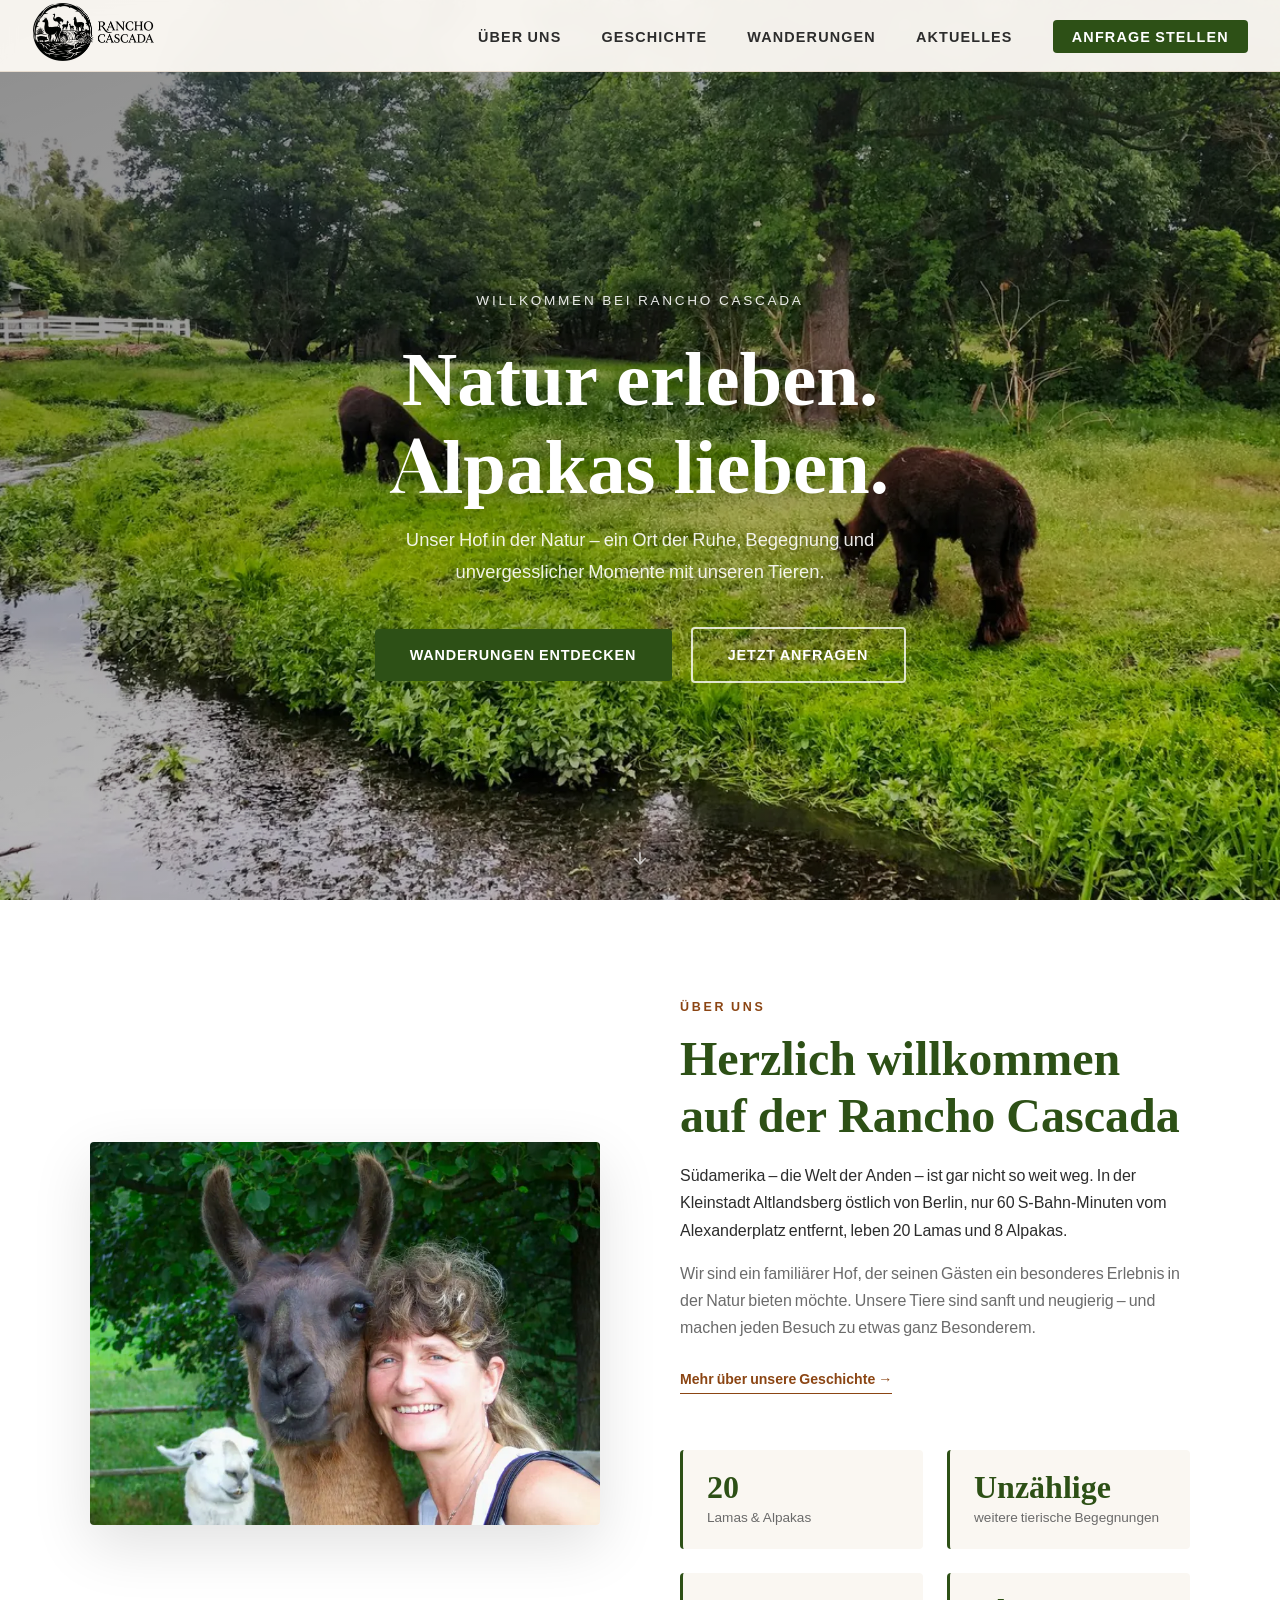
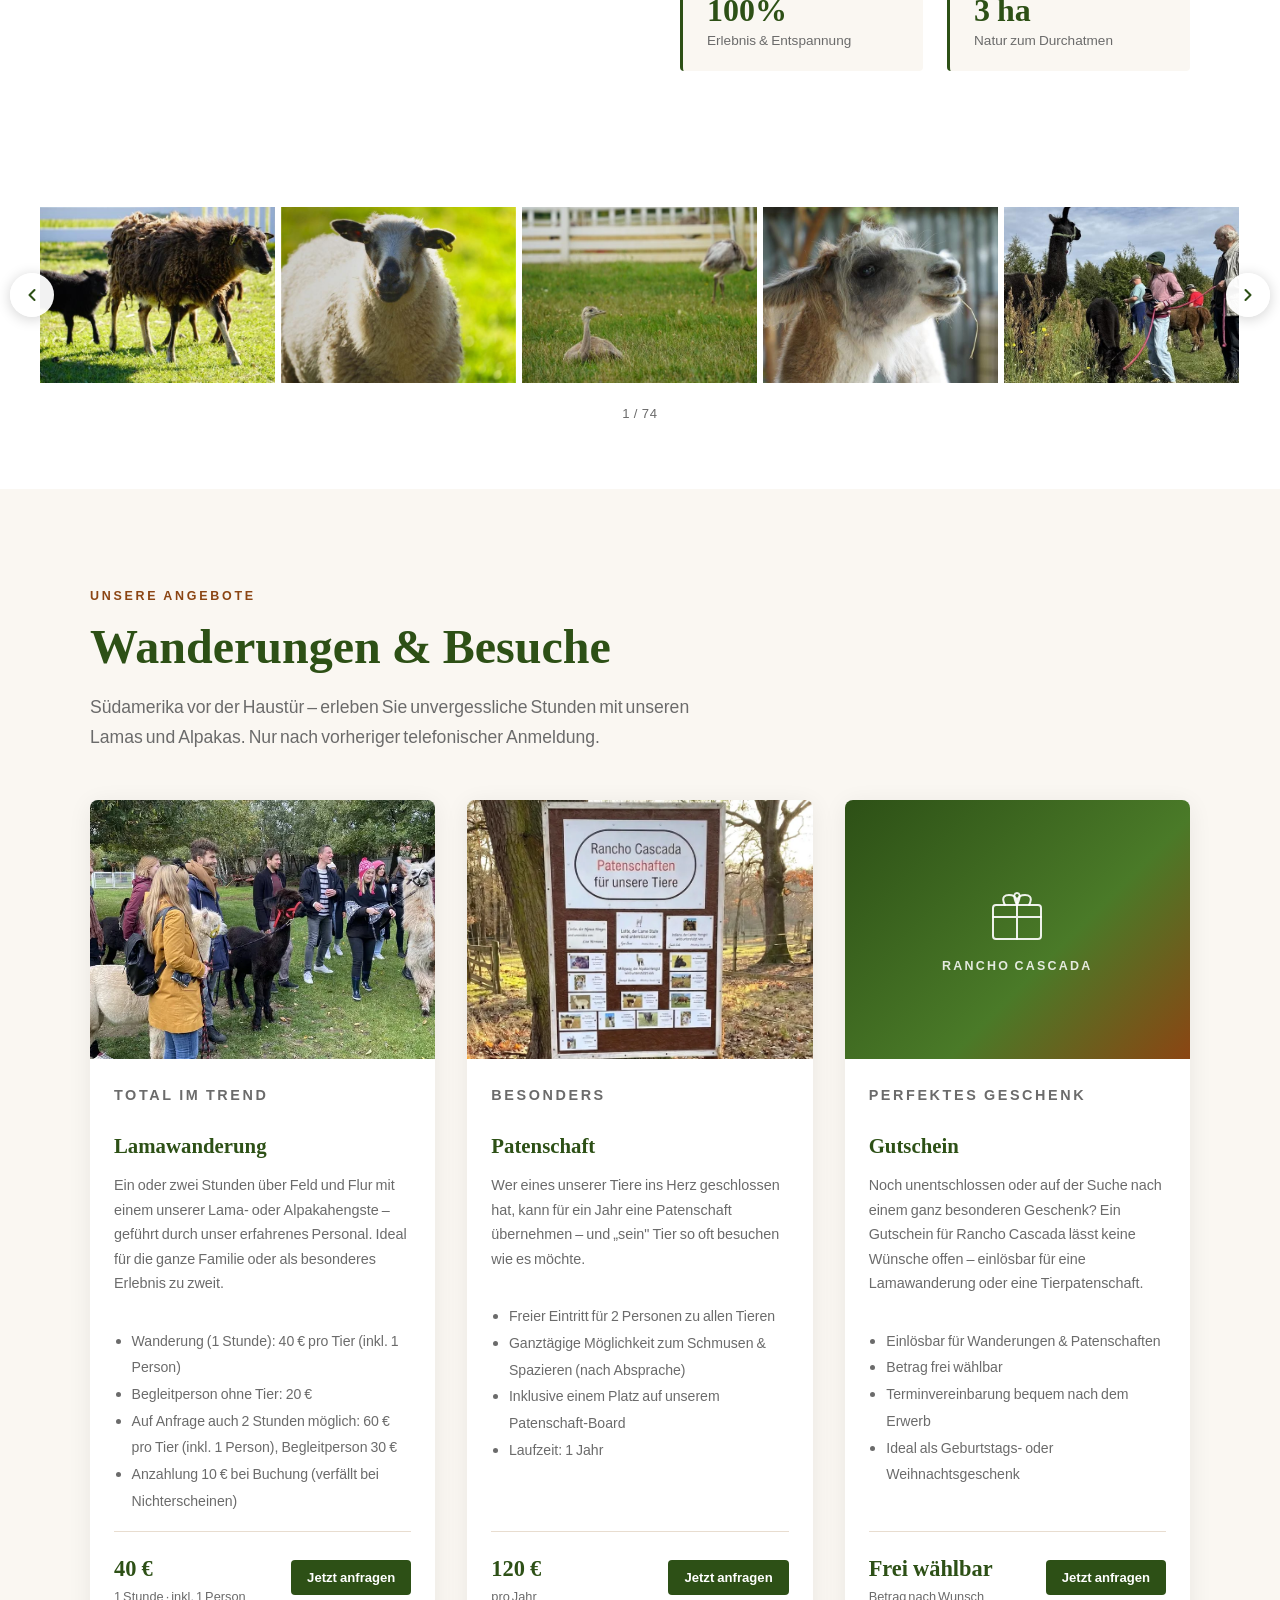
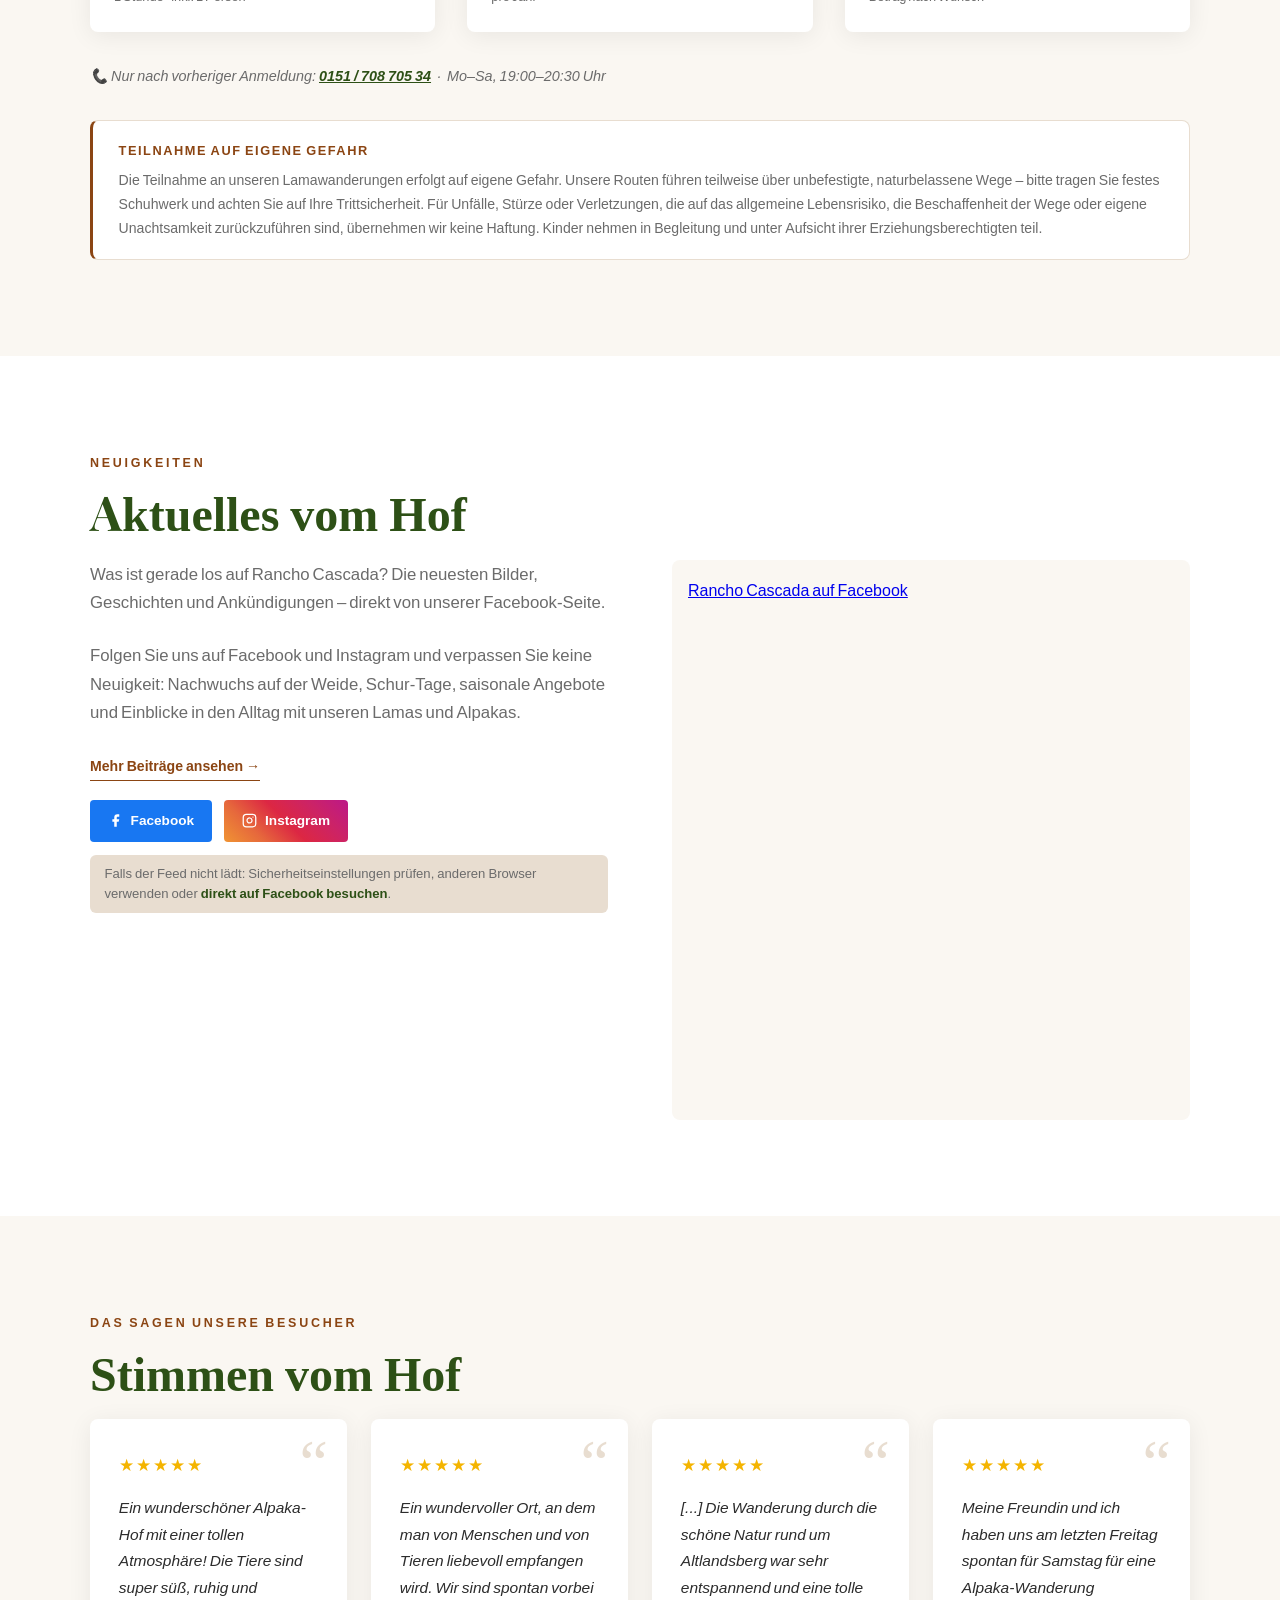
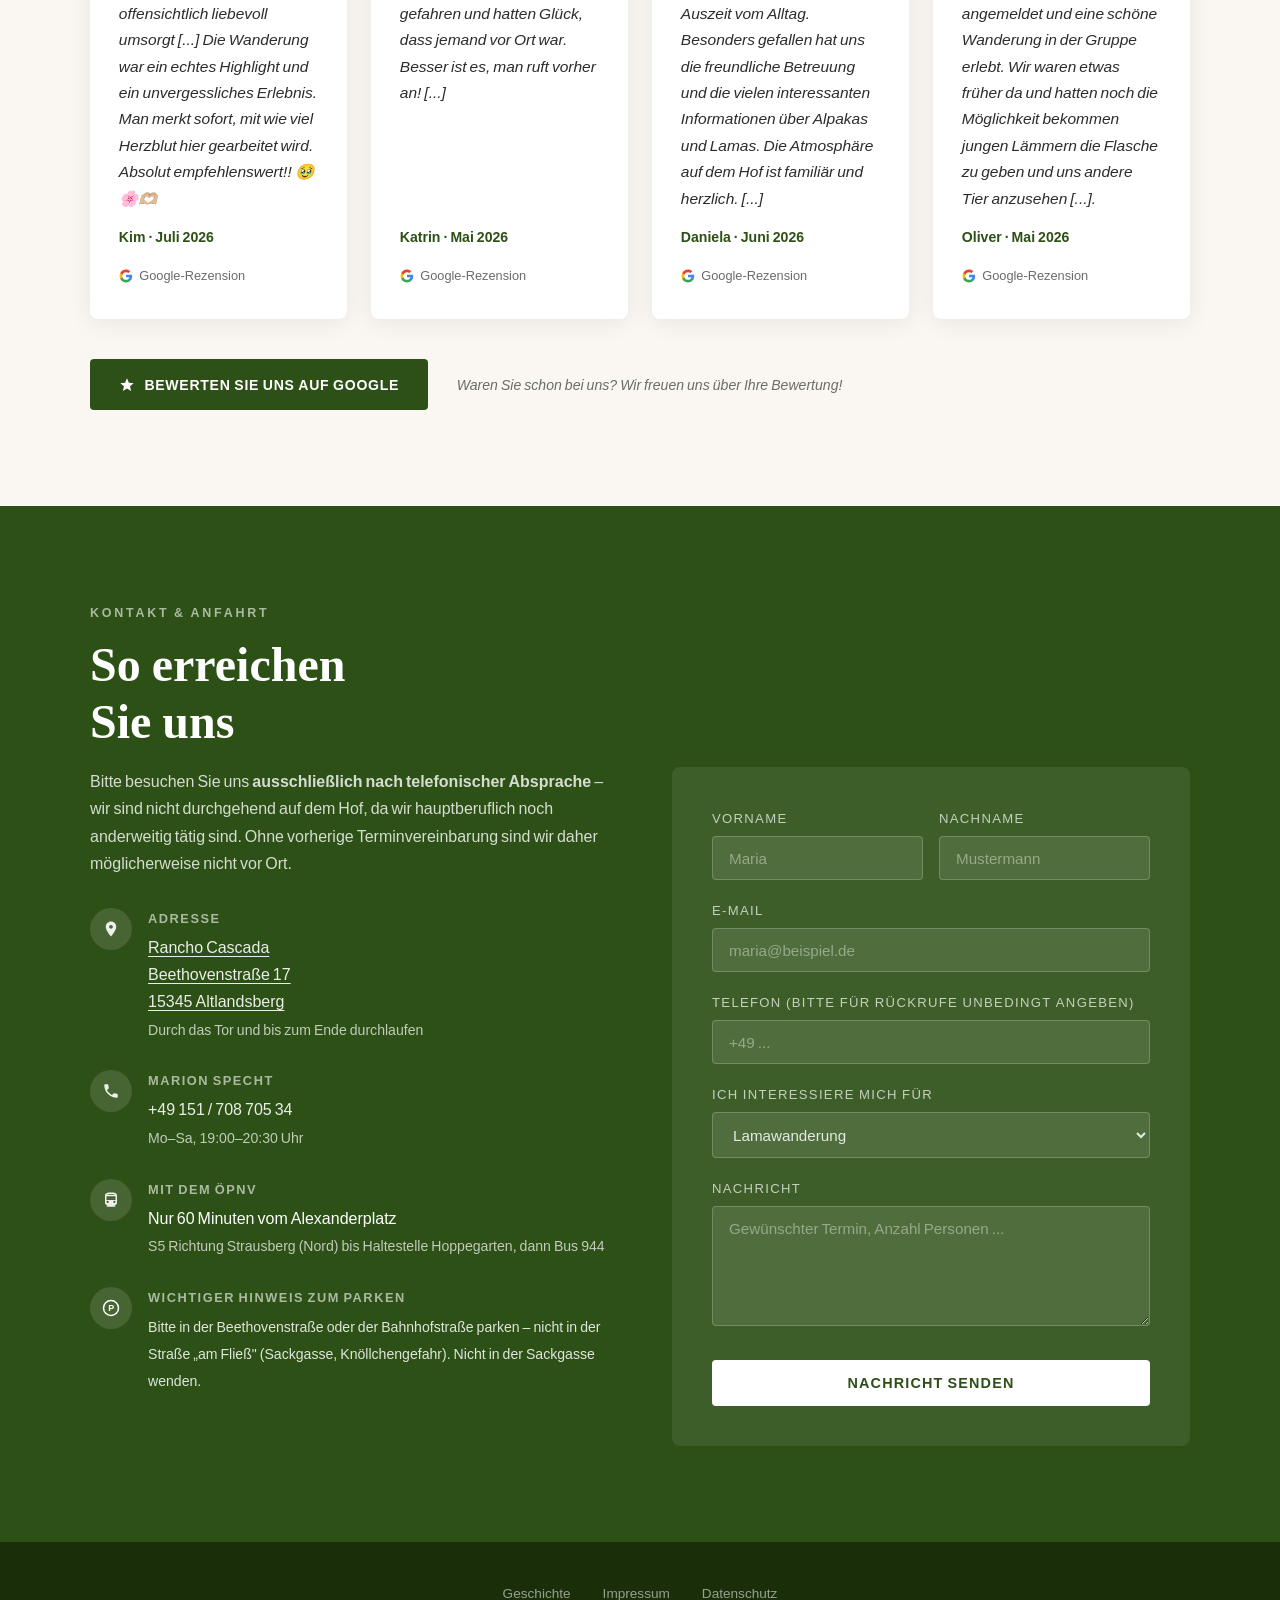
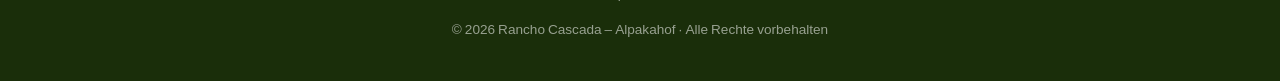
<file: index.html>
<!DOCTYPE html>
<html lang="de">
<head>
  <meta charset="UTF-8">
  <meta name="viewport" content="width=device-width, initial-scale=1.0">
  <title>Rancho Cascada – Alpakahof & Lamahof bei Berlin | Altlandsberg</title>
  <meta name="description" content="Alpaka- und Lamahof Rancho Cascada in Altlandsberg bei Berlin. Lamawanderungen, Tierpatenschaften & Gutscheine. Jetzt Anfrage stellen!">
  <meta name="robots" content="index, follow">
  <link rel="canonical" href="https://alpakahof-neuenhagen.com/">

  <!-- Open Graph (Social Media) -->
  <meta property="og:type" content="website">
  <meta property="og:url" content="https://alpakahof-neuenhagen.com/">
  <meta property="og:title" content="Rancho Cascada – Alpaka- & Lamahof bei Berlin">
  <meta property="og:description" content="Lamawanderungen, Tierpatenschaften & Gutscheine auf dem Alpakahof Rancho Cascada in Altlandsberg bei Berlin.">
  <meta property="og:image" content="https://alpakahof-neuenhagen.com/images/hero.jpg">
  <meta property="og:locale" content="de_DE">
  <meta property="og:site_name" content="Rancho Cascada">

  <!-- Kritische Schriften vorladen -->
  <link rel="preload" href="fonts/lato-400.woff2" as="font" type="font/woff2" crossorigin>
  <link rel="preload" href="fonts/playfair-display-700.woff2" as="font" type="font/woff2" crossorigin>

  <!-- Hero-Bild vorladen (Largest Contentful Paint) – muss exakt zum <picture> im Hero passen -->
  <link rel="preload" as="image" type="image/webp" fetchpriority="high"
        imagesrcset="images/hero-960.webp 960w, images/hero-1440.webp 1440w, images/hero-1920.webp 1920w"
        imagesizes="100vw">

  <link rel="icon" href="favicon.ico" sizes="48x48">
  <link rel="icon" href="images/favicon-32.png" type="image/png" sizes="32x32">
  <link rel="icon" href="images/favicon-192.png" type="image/png" sizes="192x192">
  <link rel="apple-touch-icon" href="images/apple-touch-icon.png">
  <link rel="stylesheet" href="fonts/fonts.css">
  <!-- Facebook SDK wird erst nachgeladen, wenn der Bereich "Aktuelles" in die Nähe kommt (siehe Skript unten) -->
  <style>
    :root {
      --green: #2D5016;
      --green-light: #4a7a28;
      --brown: #8B4513;
      --cream: #FAF7F2;
      --beige: #E8DDD0;
      --text: #2C2C2C;
      --text-light: #6B6B6B;
      --white: #ffffff;
    }
    * { margin: 0; padding: 0; box-sizing: border-box; }
    html { scroll-behavior: smooth; }
    body { font-family: 'Lato', sans-serif; color: var(--text); background: var(--cream); font-size: 16px; line-height: 1.7; }

    /* NAV */
    nav { position: fixed; top: 0; left: 0; right: 0; z-index: 1000; background: rgba(250,247,242,0.97); backdrop-filter: blur(8px); border-bottom: 1px solid var(--beige); padding: 0 2rem; height: 72px; display: flex; align-items: center; justify-content: space-between; transition: box-shadow 0.3s; }
    nav.scrolled { box-shadow: 0 2px 20px rgba(0,0,0,0.08); }
    .nav-logo img { height: 60px; width: auto; }
    .nav-links { display: flex; gap: 2.5rem; list-style: none; }
    .nav-links a { text-decoration: none; color: var(--text); font-size: 0.9rem; font-weight: 700; letter-spacing: 0.08em; text-transform: uppercase; padding-bottom: 3px; border-bottom: 2px solid transparent; transition: color 0.2s, border-color 0.2s; }
    .nav-links a:hover { color: var(--green); border-bottom-color: var(--green); }
    .nav-cta { background: var(--green) !important; color: var(--white) !important; padding: 0.5rem 1.2rem !important; border-radius: 4px; border-bottom: none !important; }
    .nav-cta:hover { background: var(--green-light) !important; }
    .hamburger { display: none; flex-direction: column; gap: 5px; cursor: pointer; background: none; border: none; padding: 4px; }
    .hamburger span { display: block; width: 24px; height: 2px; background: var(--text); }

    /* HERO */
    .hero { height: 100vh; min-height: 600px; position: relative; display: flex; align-items: center; justify-content: center; text-align: center; color: var(--white); padding: 72px 2rem 0; overflow: hidden; }
    .hero-bg { position: absolute; inset: 0; z-index: 0; }
    .hero-bg img { width: 100%; height: 100%; object-fit: cover; }
    .hero-overlay { position: absolute; inset: 0; background: linear-gradient(160deg, rgba(0,0,0,0.45) 0%, rgba(0,0,0,0.18) 100%); z-index: 1; }
    .hero-content { position: relative; z-index: 2; max-width: 760px; }
    .hero-tagline { font-size: 0.85rem; letter-spacing: 0.2em; text-transform: uppercase; margin-bottom: 1rem; opacity: 0.9; }
    .hero h1 { font-family: 'Playfair Display', serif; font-size: clamp(2.8rem, 6vw, 5rem); font-weight: 700; line-height: 1.15; margin-bottom: 1.2rem; text-shadow: 0 2px 20px rgba(0,0,0,0.3); }
    .hero-sub { font-size: 1.15rem; font-weight: 300; opacity: 0.9; margin-bottom: 2.5rem; max-width: 520px; margin-left: auto; margin-right: auto; }
    .btn { display: inline-block; padding: 0.85rem 2.2rem; border-radius: 4px; font-size: 0.9rem; font-weight: 700; letter-spacing: 0.06em; text-transform: uppercase; text-decoration: none; transition: all 0.2s; }
    .btn-primary { background: var(--green); color: var(--white); margin-right: 1rem; }
    .btn-primary:hover { background: var(--green-light); transform: translateY(-1px); }
    .btn-outline { border: 2px solid rgba(255,255,255,0.8); color: var(--white); }
    .btn-outline:hover { background: rgba(255,255,255,0.15); }
    .hero-scroll { position: absolute; bottom: 2rem; left: 50%; transform: translateX(-50%); z-index: 2; display: flex; flex-direction: column; align-items: center; gap: 0.4rem; color: rgba(255,255,255,0.7); font-size: 0.75rem; letter-spacing: 0.12em; text-transform: uppercase; animation: bounce 2s infinite; }
    .hero-scroll svg { width: 20px; }
    @keyframes bounce { 0%, 100% { transform: translateX(-50%) translateY(0); } 50% { transform: translateX(-50%) translateY(6px); } }

    /* SECTIONS */
    section { padding: 6rem 2rem; }
    .container { max-width: 1100px; margin: 0 auto; }
    .section-label { font-size: 0.78rem; letter-spacing: 0.22em; text-transform: uppercase; color: var(--brown); font-weight: 700; margin-bottom: 0.6rem; }
    h2 { font-family: 'Playfair Display', serif; font-size: clamp(2rem, 4vw, 3rem); color: var(--green); line-height: 1.2; margin-bottom: 1.2rem; }
    .lead { font-size: 1.1rem; color: var(--text-light); max-width: 600px; margin-bottom: 3rem; }

    /* ÜBER UNS */
    #ueber { background: var(--white); }
    .about-grid { display: grid; grid-template-columns: 1fr 1fr; gap: 5rem; align-items: center; }
    .about-image { border-radius: 4px; overflow: hidden; aspect-ratio: 4/3; box-shadow: 0 20px 60px rgba(0,0,0,0.12); }
    .about-image img { width: 100%; height: 100%; object-fit: cover; transition: transform 0.6s ease; }
    .about-image:hover img { transform: scale(1.04); }
    .about-stats { display: grid; grid-template-columns: 1fr 1fr; gap: 1.5rem; margin-top: 3.5rem; }
    .stat { background: var(--cream); border-radius: 4px; padding: 1.2rem 1.5rem; border-left: 3px solid var(--green); }
    .stat-number { font-family: 'Playfair Display', serif; font-size: 2rem; color: var(--green); font-weight: 700; line-height: 1; }
    .stat-label { font-size: 0.85rem; color: var(--text-light); margin-top: 0.3rem; }

    /* IMAGE SLIDER */
    .slider-section { padding: 2.5rem 0 4rem; background: var(--white); }
    .slider-outer { position: relative; padding: 0 2.5rem; }
    .slider-viewport { overflow: hidden; cursor: grab; }
    .slider-viewport:active { cursor: grabbing; }
    .slider-track { display: flex; gap: 6px; transition: transform 0.45s cubic-bezier(0.25, 0.46, 0.45, 0.94); will-change: transform; align-items: flex-start; }
    .slider-slide { flex: 0 0 calc(20% - 5px); overflow: hidden; aspect-ratio: 4/3; align-self: flex-start; position: relative; }
    .slider-slide img { position: absolute; inset: 0; width: 100%; height: 100%; object-fit: cover; display: block; pointer-events: none; }
    .slider-btn { position: absolute; top: 50%; transform: translateY(-50%); z-index: 20; width: 44px; height: 44px; border-radius: 50%; background: rgba(255,255,255,0.95); border: none; cursor: pointer; display: flex; align-items: center; justify-content: center; box-shadow: 0 2px 14px rgba(0,0,0,0.18); transition: background 0.2s, transform 0.2s; }
    .slider-btn:hover { background: var(--white); transform: translateY(-50%) scale(1.08); }
    .slider-btn svg { width: 20px; stroke: var(--green); fill: none; stroke-width: 2.5; stroke-linecap: round; stroke-linejoin: round; }
    .slider-btn.prev { left: 10px; }
    .slider-btn.next { right: 10px; }
    .slider-dots { display: flex; justify-content: center; gap: 7px; margin-top: 1.2rem; }
    .slider-dot { width: 8px; height: 8px; border-radius: 50%; background: var(--beige); border: none; cursor: pointer; padding: 0; transition: background 0.3s, transform 0.2s; }
    .slider-dot.active { background: var(--green); transform: scale(1.25); }
    .slider-counter { font-size: 0.82rem; color: var(--text-light); font-family: 'Lato', sans-serif; letter-spacing: 0.05em; }

    /* LIGHTBOX */
    .slider-slide { cursor: pointer; }
    .lightbox { position: fixed; inset: 0; z-index: 2000; background: rgba(0,0,0,0.92); display: none; align-items: center; justify-content: center; }
    .lightbox.open { display: flex; }
    .lightbox img { max-width: 92vw; max-height: 88vh; object-fit: contain; border-radius: 4px; box-shadow: 0 8px 60px rgba(0,0,0,0.5); }
    .lightbox-close { position: absolute; top: 1.2rem; right: 1.5rem; z-index: 2001; width: 44px; height: 44px; border-radius: 50%; background: rgba(255,255,255,0.12); border: none; cursor: pointer; display: flex; align-items: center; justify-content: center; transition: background 0.2s; }
    .lightbox-close:hover { background: rgba(255,255,255,0.25); }
    .lightbox-close svg { width: 22px; stroke: #fff; stroke-width: 2.5; stroke-linecap: round; fill: none; }
    .lightbox-nav { position: absolute; top: 50%; transform: translateY(-50%); z-index: 2001; width: 48px; height: 48px; border-radius: 50%; background: rgba(255,255,255,0.12); border: none; cursor: pointer; display: flex; align-items: center; justify-content: center; transition: background 0.2s; }
    .lightbox-nav:hover { background: rgba(255,255,255,0.25); }
    .lightbox-nav svg { width: 22px; stroke: #fff; stroke-width: 2.5; stroke-linecap: round; stroke-linejoin: round; fill: none; }
    .lightbox-nav.prev { left: 1.2rem; }
    .lightbox-nav.next { right: 1.2rem; }
    .lightbox-counter { position: absolute; bottom: 1.5rem; left: 50%; transform: translateX(-50%); color: rgba(255,255,255,0.7); font-size: 0.85rem; letter-spacing: 0.08em; }
    @media (max-width: 768px) {
      .lightbox-nav { width: 40px; height: 40px; }
      .lightbox-nav.prev { left: 0.5rem; }
      .lightbox-nav.next { right: 0.5rem; }
    }
    @media (max-width: 768px) {
      .slider-slide { flex: 0 0 calc((100% - 6px) / 2); }
      .slider-outer { padding: 0 2rem; }
    }

    /* GALLERY STRIP */

    /* WANDERUNGEN */
    #wanderungen { background: var(--cream); }
    .cards-grid { display: grid; grid-template-columns: repeat(3, 1fr); gap: 2rem; max-width: 1100px; }
    .card { background: var(--white); border-radius: 8px; overflow: hidden; box-shadow: 0 4px 24px rgba(0,0,0,0.07); transition: transform 0.3s, box-shadow 0.3s; display: flex; flex-direction: column; }
    .card:hover { transform: translateY(-6px); box-shadow: 0 12px 40px rgba(0,0,0,0.12); }
    .card-image { aspect-ratio: 4/3; overflow: hidden; }
    .card-image img { width: 100%; height: 100%; object-fit: cover; transition: transform 0.5s ease; }
    .card:hover .card-image img { transform: scale(1.06); }
    .gutschein-inner { display: flex; flex-direction: column; align-items: center; gap: 0.5rem; transition: transform 0.5s ease; }
    .card:hover .gutschein-inner { transform: scale(1.06); }
    .card-body { padding: 1.5rem; display: flex; flex-direction: column; flex: 1; }
    .card-tag { font-size: 0.72rem; letter-spacing: 0.18em; text-transform: uppercase; color: var(--brown); font-weight: 700; margin-bottom: 0.5rem; }
    .card-body h3 { font-family: 'Playfair Display', serif; font-size: 1.3rem; color: var(--green); margin-bottom: 0.7rem; }
    .card-body p { font-size: 0.9rem; color: var(--text-light); margin-bottom: 1.2rem; }
    .card-price { display: flex; align-items: center; justify-content: space-between; padding-top: 1rem; border-top: 1px solid var(--beige); margin-top: auto; }
    .price-amount { font-family: 'Playfair Display', serif; font-size: 1.4rem; color: var(--green); font-weight: 600; }
    .price-label { font-size: 0.8rem; color: var(--text-light); }
    .btn-card { font-size: 0.82rem; padding: 0.4rem 1rem; background: var(--green); color: var(--white); border-radius: 4px; text-decoration: none; font-weight: 700; transition: background 0.2s; }
    .btn-card:hover { background: var(--green-light); }

    /* AKTUELLES */
    #aktuelles { background: var(--white); }
    .fb-section { display: grid; grid-template-columns: 1fr 1fr; gap: 4rem; align-items: start; }
    .fb-text p { color: var(--text-light); margin-bottom: 1.5rem; font-size: 1.05rem; }
    .fb-widget-wrap { background: var(--cream); border-radius: 8px; padding: 1rem; overflow: hidden; min-height: 560px; }
    .fb-widget-wrap .fb-page { display: block !important; width: 100% !important; }
    .fb-widget-wrap .fb-page span, .fb-widget-wrap .fb-page span iframe { width: 100% !important; }
    .fb-more-link { display: inline-flex; align-items: center; gap: 0.5rem; padding: 0.75rem 1.6rem; background: #1877F2; color: var(--white); text-decoration: none; border-radius: 4px; font-size: 0.88rem; font-weight: 700; letter-spacing: 0.05em; transition: background 0.2s; }
    .fb-more-link:hover { background: #1558c0; }
    .fb-more-link svg { width: 18px; fill: white; }
    @media (max-width: 900px) {
      .fb-section { grid-template-columns: 1fr; gap: 2rem; }
      .fb-widget-wrap { min-height: 480px; }
    }

    /* BEWERTUNGEN */
    #bewertungen { background: var(--cream); }
    .reviews-grid { display: grid; grid-template-columns: repeat(4, 1fr); gap: 1.5rem; max-width: 1100px; }
    @media (max-width: 1000px) { .reviews-grid { grid-template-columns: repeat(2, 1fr); } }
    .review-card { background: var(--white); border-radius: 8px; padding: 2rem 1.8rem; box-shadow: 0 4px 24px rgba(0,0,0,0.07); display: flex; flex-direction: column; gap: 0.9rem; position: relative; }
    .review-card::before { content: '\201C'; font-family: 'Playfair Display', serif; font-size: 4rem; color: var(--beige); position: absolute; top: 0.4rem; right: 1.2rem; line-height: 1; }
    .review-stars { color: #F4B400; font-size: 1.05rem; letter-spacing: 2px; }
    .review-text { font-size: 0.97rem; color: var(--text); line-height: 1.7; font-style: italic; flex: 1; }
    .review-author { font-size: 0.88rem; font-weight: 700; color: var(--green); }
    .review-source { font-size: 0.8rem; color: var(--text-light); display: flex; align-items: center; gap: 0.4rem; margin-top: 0.1rem; }
    .review-source svg { width: 14px; height: 14px; }
    .reviews-cta { margin-top: 2.5rem; display: flex; align-items: center; gap: 1.8rem; flex-wrap: wrap; }
    .btn-google { display: inline-flex; align-items: center; gap: 0.6rem; padding: 0.85rem 1.8rem; border-radius: 4px; background: var(--green); color: var(--white); font-size: 0.88rem; font-weight: 700; letter-spacing: 0.05em; text-transform: uppercase; text-decoration: none; transition: background 0.2s, transform 0.2s; }
    .btn-google:hover { background: var(--green-light); transform: translateY(-1px); }
    .btn-google svg { width: 16px; height: 16px; fill: var(--white); }
    .reviews-cta-note { font-size: 0.88rem; color: var(--text-light); font-style: italic; }
    @media (max-width: 768px) { .reviews-grid { grid-template-columns: 1fr; } }

    /* KONTAKT */
    #kontakt { background: var(--green); color: var(--white); }
    #kontakt h2 { color: var(--white); }
    #kontakt .section-label { color: rgba(255,255,255,0.6); }
    .kontakt-grid { display: grid; grid-template-columns: 1fr 1fr; gap: 4rem; align-items: start; }
    .kontakt-info { display: flex; flex-direction: column; gap: 1.8rem; margin-top: 1.5rem; }
    .kontakt-item { display: flex; gap: 1rem; align-items: flex-start; }
    .kontakt-icon { width: 42px; height: 42px; background: rgba(255,255,255,0.12); border-radius: 50%; display: flex; align-items: center; justify-content: center; flex-shrink: 0; }
    .kontakt-icon svg { width: 18px; fill: rgba(255,255,255,0.9); }
    .kontakt-item-text strong { display: block; font-size: 0.8rem; letter-spacing: 0.12em; text-transform: uppercase; opacity: 0.6; margin-bottom: 0.2rem; }
    .kontakt-item-text a { color: var(--white); text-decoration: none; opacity: 0.9; }
    .kontakt-item-text a:hover { opacity: 1; text-decoration: underline; }
    .kontakt-form { background: rgba(255,255,255,0.08); border-radius: 8px; padding: 2.5rem; }
    .form-group { margin-bottom: 1.2rem; }
    .form-group label { display: block; font-size: 0.82rem; letter-spacing: 0.1em; text-transform: uppercase; opacity: 0.7; margin-bottom: 0.4rem; }
    .form-group input, .form-group textarea, .form-group select { width: 100%; padding: 0.75rem 1rem; background: rgba(255,255,255,0.1); border: 1px solid rgba(255,255,255,0.2); border-radius: 4px; color: var(--white); font-family: 'Lato', sans-serif; font-size: 0.95rem; transition: border-color 0.2s, background 0.2s; }
    .form-group select { color: rgba(255,255,255,0.85); }
    .form-group select option { background: #2D5016; color: white; }
    .form-group input::placeholder, .form-group textarea::placeholder { color: rgba(255,255,255,0.4); }
    .form-group input:focus, .form-group textarea:focus, .form-group select:focus { outline: none; border-color: rgba(255,255,255,0.6); background: rgba(255,255,255,0.15); }
    .form-group textarea { height: 120px; resize: vertical; }
    .form-row { display: grid; grid-template-columns: 1fr 1fr; gap: 1rem; }
    .btn-submit { width: 100%; padding: 0.9rem; background: var(--white); color: var(--green); border: none; border-radius: 4px; font-family: 'Lato', sans-serif; font-size: 0.9rem; font-weight: 700; letter-spacing: 0.08em; text-transform: uppercase; cursor: pointer; margin-top: 0.5rem; transition: transform 0.2s, box-shadow 0.2s; }
    .btn-submit:hover { transform: translateY(-1px); box-shadow: 0 4px 16px rgba(0,0,0,0.25); }

    /* FOOTER */
    footer { background: #1a2e0a; color: rgba(255,255,255,0.55); text-align: center; padding: 2.5rem 2rem; font-size: 0.85rem; }
    footer a { color: rgba(255,255,255,0.55); text-decoration: none; }
    footer a:hover { color: #ffffff; }
    .footer-links { margin-bottom: 0.8rem; display: flex; gap: 2rem; justify-content: center; }

    @media (max-width: 960px) {
      .cards-grid { grid-template-columns: repeat(2, 1fr); }
    }

    /* MOBILE */
    @media (max-width: 768px) {
      nav { padding: 0 1.2rem; }
      .nav-links { display: none; position: absolute; top: 72px; left: 0; right: 0; background: var(--cream); flex-direction: column; gap: 0; border-bottom: 1px solid var(--beige); }
      .nav-links.open { display: flex; }
      .nav-links li { border-top: 1px solid var(--beige); }
      .nav-links a { display: block; padding: 1rem 1.5rem; border-bottom: none !important; }
      .hamburger { display: flex; }
      section { padding: 4rem 1.2rem; }
      .about-grid { grid-template-columns: 1fr; gap: 2.5rem; }
      .cards-grid { grid-template-columns: 1fr; max-width: 100%; }
      .news-grid { grid-template-columns: 1fr; }
      .kontakt-grid { grid-template-columns: 1fr; gap: 2.5rem; }
      .form-row { grid-template-columns: 1fr; }
      .about-stats { grid-template-columns: 1fr 1fr; }
    }
  </style>

  <!-- Schema.org – Strukturierte Daten (LocalBusiness) -->
  <script type="application/ld+json">
  {
    "@context": "https://schema.org",
    "@type": "LocalBusiness",
    "@id": "https://alpakahof-neuenhagen.com/#business",
    "name": "Alpaka- und Lamahof Rancho Cascada",
    "description": "Alpaka- und Lamahof in Altlandsberg bei Berlin. Geführte Lamawanderungen, Tierpatenschaften und Gutscheine für unvergessliche Naturerlebnisse.",
    "url": "https://alpakahof-neuenhagen.com/",
    "telephone": "+4915170870534",
    "email": "Lamamamamarion@gmx.de",
    "image": "https://alpakahof-neuenhagen.com/images/hero.jpg",
    "address": {
      "@type": "PostalAddress",
      "streetAddress": "Beethovenstraße 17",
      "addressLocality": "Altlandsberg",
      "postalCode": "15345",
      "addressCountry": "DE"
    },
    "geo": {
      "@type": "GeoCoordinates",
      "latitude": 52.5589,
      "longitude": 13.7336
    },
    "hasMap": "https://maps.app.goo.gl/vrsDz7S4ePqLgFfF9",
    "sameAs": [
      "https://www.facebook.com/FarmvonMarion/",
      "https://www.instagram.com/ranchocascadaaltandsberg/",
      "https://maps.app.goo.gl/vrsDz7S4ePqLgFfF9"
    ],
    "hasOfferCatalog": {
      "@type": "OfferCatalog",
      "name": "Angebote",
      "itemListElement": [
        {
          "@type": "Offer",
          "itemOffered": {
            "@type": "Service",
            "name": "Lamawanderung",
            "description": "Geführte Wanderungen mit Lamas durch die Natur rund um Altlandsberg"
          }
        },
        {
          "@type": "Offer",
          "itemOffered": {
            "@type": "Service",
            "name": "Tierpatenschaft",
            "description": "Übernehmen Sie eine Patenschaft für ein Alpaka oder Lama auf unserem Hof"
          }
        },
        {
          "@type": "Offer",
          "itemOffered": {
            "@type": "Service",
            "name": "Gutschein",
            "description": "Gutscheine für Lamawanderungen und Patenschaften – das perfekte Geschenk"
          }
        }
      ]
    },
    "sameAs": [
      "https://www.facebook.com/ranchocascada"
    ]
  }
  </script>
</head>
<body>
<div id="fb-root"></div>

<!-- NAVIGATION -->
<nav id="navbar">
  <a href="#home" class="nav-logo">
    <img src="images/logo-nav.png" alt="Rancho Cascada" width="123" height="60">
  </a>
  <ul class="nav-links" id="navLinks">
    <li><a href="#ueber">Über uns</a></li>
    <li><a href="geschichte.html">Geschichte</a></li>
    <li><a href="#wanderungen">Wanderungen</a></li>
    <li><a href="aktuelles.html">Aktuelles</a></li>
    <li><a href="#kontakt" class="nav-cta">Anfrage stellen</a></li>
  </ul>
  <button class="hamburger" id="hamburger" aria-label="Menü öffnen">
    <span></span><span></span><span></span>
  </button>
</nav>

<!-- HERO -->
<section class="hero" id="home">
  <div class="hero-bg">
    <picture>
      <source type="image/webp" srcset="images/hero-960.webp 960w, images/hero-1440.webp 1440w, images/hero-1920.webp 1920w" sizes="100vw">
      <img src="images/hero-1920.jpg" srcset="images/hero-960.jpg 960w, images/hero-1440.jpg 1440w, images/hero-1920.jpg 1920w" sizes="100vw" alt="Rancho Cascada – Alpakahof" fetchpriority="high" decoding="sync">
    </picture>
  </div>
  <div class="hero-overlay"></div>
  <div class="hero-content">
    <p class="hero-tagline">Willkommen bei Rancho Cascada</p>
    <h1>Natur erleben.<br>Alpakas lieben.</h1>
    <p class="hero-sub">Unser Hof in der Natur – ein Ort der Ruhe, Begegnung und unvergesslicher Momente mit unseren Tieren.</p>
    <div>
      <a href="#wanderungen" class="btn btn-primary">Wanderungen entdecken</a>
      <a href="#kontakt" class="btn btn-outline">Jetzt anfragen</a>
    </div>
  </div>
  <div class="hero-scroll">
    <svg viewBox="0 0 24 24" fill="none" stroke="currentColor" stroke-width="2"><path d="M12 5v14M5 12l7 7 7-7"/></svg>
  </div>
</section>

<!-- ÜBER UNS -->
<section id="ueber">
  <div class="container">
    <div class="about-grid">
      <div class="about-image">
        <picture>
          <source type="image/webp" srcset="images/about-800.webp 800w, images/about.webp 1200w" sizes="(max-width: 900px) 100vw, 550px">
          <img src="images/about-800.jpg" srcset="images/about-800.jpg 800w, images/about.jpg 1200w" sizes="(max-width: 900px) 100vw, 550px" alt="Unser Hof" loading="lazy" decoding="async">
        </picture>
      </div>
      <div>
        <p class="section-label">Über uns</p>
        <h2>Herzlich willkommen auf der Rancho Cascada</h2>
        <p style="margin-bottom:1rem;">Südamerika – die Welt der Anden – ist gar nicht so weit weg. In der Kleinstadt Altlandsberg östlich von Berlin, nur 60 S-Bahn-Minuten vom Alexanderplatz entfernt, leben 20 Lamas und 8 Alpakas.</p>
        <p style="color:var(--text-light);margin-bottom:1.5rem;">Wir sind ein familiärer Hof, der seinen Gästen ein besonderes Erlebnis in der Natur bieten möchte. Unsere Tiere sind sanft und neugierig – und machen jeden Besuch zu etwas ganz Besonderem.</p>
        <a href="geschichte.html" style="display:inline-flex;align-items:center;gap:0.4rem;font-size:0.88rem;font-weight:700;color:var(--brown);text-decoration:none;border-bottom:1px solid var(--brown);padding-bottom:2px;">Mehr über unsere Geschichte &rarr;</a>
        <div class="about-stats">
          <div class="stat">
            <div class="stat-number">20</div>
            <div class="stat-label">Lamas & Alpakas</div>
          </div>
          <div class="stat">
            <div class="stat-number">Unzählige</div>
            <div class="stat-label">weitere tierische Begegnungen</div>
          </div>
          <div class="stat">
            <div class="stat-number">100%</div>
            <div class="stat-label">Erlebnis & Entspannung</div>
          </div>
          <div class="stat">
            <div class="stat-number">3 ha</div>
            <div class="stat-label">Natur zum Durchatmen</div>
          </div>
        </div>
      </div>
    </div>
  </div>
</section>

<!-- BILD-SLIDER -->
<div class="slider-section">
  <div class="slider-outer">
    <button class="slider-btn prev" id="sliderPrev" aria-label="Vorheriges Bild">
      <svg viewBox="0 0 24 24"><polyline points="15 18 9 12 15 6"/></svg>
    </button>
    <div class="slider-viewport" id="sliderViewport">
      <div class="slider-track" id="sliderTrack">
        <div class="slider-slide"><img src="images/gallery/thumbs/DSC01376.jpg" data-full="images/gallery/DSC01376.JPG" alt="Rancho Cascada" decoding="async"></div>
        <div class="slider-slide"><img src="images/gallery/thumbs/DSC02247_edit.jpg" data-full="images/gallery/DSC02247_edit.jpg" alt="Rancho Cascada" decoding="async"></div>
        <div class="slider-slide"><img src="images/gallery/thumbs/DSC00299.jpg" data-full="images/gallery/DSC00299.JPG" alt="Rancho Cascada" decoding="async"></div>
        <div class="slider-slide"><img src="images/gallery/thumbs/DSC00285.jpg" data-full="images/gallery/DSC00285.JPG" alt="Rancho Cascada" decoding="async"></div>
        <div class="slider-slide"><img src="images/gallery/thumbs/wandern_2.jpg" data-full="images/gallery/wandern_2.jpg" alt="Rancho Cascada" decoding="async"></div>
        <div class="slider-slide"><img src="images/gallery/thumbs/IMG_8937.jpg" data-full="images/gallery/IMG_8937.JPG" alt="Rancho Cascada" decoding="async"></div>
        <div class="slider-slide"><img src="images/gallery/thumbs/slide-2.jpg" data-full="images/gallery/slide-2.jpg" alt="Rancho Cascada" loading="lazy" decoding="async"></div>
        <div class="slider-slide"><img src="images/gallery/thumbs/IMG_9445.jpg" data-full="images/gallery/IMG_9445.JPG" alt="Rancho Cascada" loading="lazy" decoding="async"></div>
        <div class="slider-slide"><img src="images/gallery/thumbs/IMG_2736.jpg" data-full="images/gallery/IMG_2736.JPG" alt="Rancho Cascada" loading="lazy" decoding="async"></div>
        <div class="slider-slide"><img src="images/gallery/thumbs/IMG_0235.jpg" data-full="images/gallery/IMG_0235.JPG" alt="Rancho Cascada" loading="lazy" decoding="async"></div>
        <div class="slider-slide"><img src="images/gallery/thumbs/DSC01349.jpg" data-full="images/gallery/DSC01349.JPG" alt="Rancho Cascada" loading="lazy" decoding="async"></div>
        <div class="slider-slide"><img src="images/gallery/thumbs/wandern.jpg" data-full="images/gallery/wandern.jpg" alt="Rancho Cascada" loading="lazy" decoding="async"></div>
        <div class="slider-slide"><img src="images/gallery/thumbs/IMG_8795.jpg" data-full="images/gallery/IMG_8795.JPG" alt="Rancho Cascada" loading="lazy" decoding="async"></div>
        <div class="slider-slide"><img src="images/gallery/thumbs/DSC02213_edit.jpg" data-full="images/gallery/DSC02213_edit.jpg" alt="Rancho Cascada" loading="lazy" decoding="async"></div>
        <div class="slider-slide"><img src="images/gallery/thumbs/IMG_7660.jpg" data-full="images/gallery/IMG_7660.jpg" alt="Rancho Cascada" loading="lazy" decoding="async"></div>
        <div class="slider-slide"><img src="images/gallery/thumbs/DSC02183_edit.jpg" data-full="images/gallery/DSC02183_edit.jpg" alt="Rancho Cascada" loading="lazy" decoding="async"></div>
        <div class="slider-slide"><img src="images/gallery/thumbs/IMG_6524.jpg" data-full="images/gallery/IMG_6524.JPG" alt="Rancho Cascada" loading="lazy" decoding="async"></div>
        <div class="slider-slide"><img src="images/gallery/thumbs/IMG_7500.jpg" data-full="images/gallery/IMG_7500.JPG" alt="Rancho Cascada" loading="lazy" decoding="async"></div>
        <div class="slider-slide"><img src="images/gallery/thumbs/IMG_9958.jpg" data-full="images/gallery/IMG_9958.JPG" alt="Rancho Cascada" loading="lazy" decoding="async"></div>
        <div class="slider-slide"><img src="images/gallery/thumbs/DSC01388.jpg" data-full="images/gallery/DSC01388.JPG" alt="Rancho Cascada" loading="lazy" decoding="async"></div>
        <div class="slider-slide"><img src="images/gallery/thumbs/DSC01463.jpg" data-full="images/gallery/DSC01463.JPG" alt="Rancho Cascada" loading="lazy" decoding="async"></div>
        <div class="slider-slide"><img src="images/gallery/thumbs/IMG_2516-1536x1152.jpg" data-full="images/gallery/IMG_2516-1536x1152.jpg" alt="Rancho Cascada" loading="lazy" decoding="async"></div>
        <div class="slider-slide"><img src="images/gallery/thumbs/IMG_7486.jpg" data-full="images/gallery/IMG_7486.jpg" alt="Rancho Cascada" loading="lazy" decoding="async"></div>
        <div class="slider-slide"><img src="images/gallery/thumbs/DSC00272.jpg" data-full="images/gallery/DSC00272.JPG" alt="Rancho Cascada" loading="lazy" decoding="async"></div>
        <div class="slider-slide"><img src="images/gallery/thumbs/IMG_8494.jpg" data-full="images/gallery/IMG_8494.JPG" alt="Rancho Cascada" loading="lazy" decoding="async"></div>
        <div class="slider-slide"><img src="images/gallery/thumbs/gallery-1.jpg" data-full="images/gallery/gallery-1.jpg" alt="Rancho Cascada" loading="lazy" decoding="async"></div>
        <div class="slider-slide"><img src="images/gallery/thumbs/IMG_7317.jpg" data-full="images/gallery/IMG_7317.jpg" alt="Rancho Cascada" loading="lazy" decoding="async"></div>
        <div class="slider-slide"><img src="images/gallery/thumbs/DSC01481.jpg" data-full="images/gallery/DSC01481.JPG" alt="Rancho Cascada" loading="lazy" decoding="async"></div>
        <div class="slider-slide"><img src="images/gallery/thumbs/IMG_8805.jpg" data-full="images/gallery/IMG_8805.JPG" alt="Rancho Cascada" loading="lazy" decoding="async"></div>
        <div class="slider-slide"><img src="images/gallery/thumbs/DSC01504.jpg" data-full="images/gallery/DSC01504.JPG" alt="Rancho Cascada" loading="lazy" decoding="async"></div>
        <div class="slider-slide"><img src="images/gallery/thumbs/DSC01356.jpg" data-full="images/gallery/DSC01356.JPG" alt="Rancho Cascada" loading="lazy" decoding="async"></div>
        <div class="slider-slide"><img src="images/gallery/thumbs/DSC02227_edit.jpg" data-full="images/gallery/DSC02227_edit.jpg" alt="Rancho Cascada" loading="lazy" decoding="async"></div>
        <div class="slider-slide"><img src="images/gallery/thumbs/DSC01468.jpg" data-full="images/gallery/DSC01468.JPG" alt="Rancho Cascada" loading="lazy" decoding="async"></div>
        <div class="slider-slide"><img src="images/gallery/thumbs/IMG_6161.jpg" data-full="images/gallery/IMG_6161.JPG" alt="Rancho Cascada" loading="lazy" decoding="async"></div>
        <div class="slider-slide"><img src="images/gallery/thumbs/DSC01486.jpg" data-full="images/gallery/DSC01486.JPG" alt="Rancho Cascada" loading="lazy" decoding="async"></div>
        <div class="slider-slide"><img src="images/gallery/thumbs/DSC00280.jpg" data-full="images/gallery/DSC00280.JPG" alt="Rancho Cascada" loading="lazy" decoding="async"></div>
        <div class="slider-slide"><img src="images/gallery/thumbs/DSC00282.jpg" data-full="images/gallery/DSC00282.JPG" alt="Rancho Cascada" loading="lazy" decoding="async"></div>
        <div class="slider-slide"><img src="images/gallery/thumbs/IMG_2732.jpg" data-full="images/gallery/IMG_2732.JPG" alt="Rancho Cascada" loading="lazy" decoding="async"></div>
        <div class="slider-slide"><img src="images/gallery/thumbs/IMG_9897.jpg" data-full="images/gallery/IMG_9897.JPG" alt="Rancho Cascada" loading="lazy" decoding="async"></div>
        <div class="slider-slide"><img src="images/gallery/thumbs/DSC00307_edit.jpg" data-full="images/gallery/DSC00307_edit.jpg" alt="Rancho Cascada" loading="lazy" decoding="async"></div>
        <div class="slider-slide"><img src="images/gallery/thumbs/IMG_5770-768x1365.jpg" data-full="images/gallery/IMG_5770-768x1365.jpg" alt="Rancho Cascada" loading="lazy" decoding="async"></div>
        <div class="slider-slide"><img src="images/gallery/thumbs/DSC01464.jpg" data-full="images/gallery/DSC01464.JPG" alt="Rancho Cascada" loading="lazy" decoding="async"></div>
        <div class="slider-slide"><img src="images/gallery/thumbs/DSC02152_edit.jpg" data-full="images/gallery/DSC02152_edit.jpg" alt="Rancho Cascada" loading="lazy" decoding="async"></div>
        <div class="slider-slide"><img src="images/gallery/thumbs/IMG_7517.jpg" data-full="images/gallery/IMG_7517.JPG" alt="Rancho Cascada" loading="lazy" decoding="async"></div>
        <div class="slider-slide"><img src="images/gallery/thumbs/DSC00315.jpg" data-full="images/gallery/DSC00315.JPG" alt="Rancho Cascada" loading="lazy" decoding="async"></div>
        <div class="slider-slide"><img src="images/gallery/thumbs/010673d5-05d3-4dce-89ec-3b603faa316a.jpg" data-full="images/gallery/010673d5-05d3-4dce-89ec-3b603faa316a.jpg" alt="Rancho Cascada" loading="lazy" decoding="async"></div>
        <div class="slider-slide"><img src="images/gallery/thumbs/photo-2025.jpg" data-full="images/gallery/photo-2025.jpg" alt="Rancho Cascada" loading="lazy" decoding="async"></div>
        <div class="slider-slide"><img src="images/gallery/thumbs/DSC02250_edit.jpg" data-full="images/gallery/DSC02250_edit.jpg" alt="Rancho Cascada" loading="lazy" decoding="async"></div>
        <div class="slider-slide"><img src="images/gallery/thumbs/slide-1.jpg" data-full="images/gallery/slide-1.jpg" alt="Rancho Cascada" loading="lazy" decoding="async"></div>
        <div class="slider-slide"><img src="images/gallery/thumbs/IMG_9521.jpg" data-full="images/gallery/IMG_9521.JPG" alt="Rancho Cascada" loading="lazy" decoding="async"></div>
        <div class="slider-slide"><img src="images/gallery/thumbs/DSC02150_edit2.jpg" data-full="images/gallery/DSC02150_edit2.jpg" alt="Rancho Cascada" loading="lazy" decoding="async"></div>
        <div class="slider-slide"><img src="images/gallery/thumbs/DSC02237_edit.jpg" data-full="images/gallery/DSC02237_edit.jpg" alt="Rancho Cascada" loading="lazy" decoding="async"></div>
        <div class="slider-slide"><img src="images/gallery/thumbs/IMG_2929.jpg" data-full="images/gallery/IMG_2929.JPG" alt="Rancho Cascada" loading="lazy" decoding="async"></div>
        <div class="slider-slide"><img src="images/gallery/thumbs/IMG_2726.jpg" data-full="images/gallery/IMG_2726.JPG" alt="Rancho Cascada" loading="lazy" decoding="async"></div>
        <div class="slider-slide"><img src="images/gallery/thumbs/IMG_5374-1024x576.jpg" data-full="images/gallery/IMG_5374-1024x576.jpg" alt="Rancho Cascada" loading="lazy" decoding="async"></div>
        <div class="slider-slide"><img src="images/gallery/thumbs/DSC00327.jpg" data-full="images/gallery/DSC00327.JPG" alt="Rancho Cascada" loading="lazy" decoding="async"></div>
        <div class="slider-slide"><img src="images/gallery/thumbs/slide-3.jpg" data-full="images/gallery/slide-3.jpg" alt="Rancho Cascada" loading="lazy" decoding="async"></div>
        <div class="slider-slide"><img src="images/gallery/thumbs/DJI_20250822155807_0004_D.jpg" data-full="images/gallery/DJI_20250822155807_0004_D.jpg" alt="Rancho Cascada" loading="lazy" decoding="async"></div>
        <div class="slider-slide"><img src="images/gallery/thumbs/DSC02251_edit.jpg" data-full="images/gallery/DSC02251_edit.jpg" alt="Rancho Cascada" loading="lazy" decoding="async"></div>
        <div class="slider-slide"><img src="images/gallery/thumbs/DSC02218_edit.jpg" data-full="images/gallery/DSC02218_edit.jpg" alt="Rancho Cascada" loading="lazy" decoding="async"></div>
        <div class="slider-slide"><img src="images/gallery/thumbs/slide-5.jpg" data-full="images/gallery/slide-5.jpg" alt="Rancho Cascada" loading="lazy" decoding="async"></div>
        <div class="slider-slide"><img src="images/gallery/thumbs/gallery-6.jpg" data-full="images/gallery/gallery-6.jpg" alt="Rancho Cascada" loading="lazy" decoding="async"></div>
        <div class="slider-slide"><img src="images/gallery/thumbs/gallery-5.jpg" data-full="images/gallery/gallery-5.jpg" alt="Rancho Cascada" loading="lazy" decoding="async"></div>
        <div class="slider-slide"><img src="images/gallery/thumbs/slide-4.jpg" data-full="images/gallery/slide-4.jpg" alt="Rancho Cascada" loading="lazy" decoding="async"></div>
        <div class="slider-slide"><img src="images/gallery/thumbs/DSC00279.jpg" data-full="images/gallery/DSC00279.JPG" alt="Rancho Cascada" loading="lazy" decoding="async"></div>
        <div class="slider-slide"><img src="images/gallery/thumbs/IMG_7579-1152x2048.jpg" data-full="images/gallery/IMG_7579-1152x2048.jpg" alt="Rancho Cascada" loading="lazy" decoding="async"></div>
        <div class="slider-slide"><img src="images/gallery/thumbs/DSC00318.jpg" data-full="images/gallery/DSC00318.JPG" alt="Rancho Cascada" loading="lazy" decoding="async"></div>
        <div class="slider-slide"><img src="images/gallery/thumbs/DSC00353.jpg" data-full="images/gallery/DSC00353.jpg" alt="Rancho Cascada" loading="lazy" decoding="async"></div>
        <div class="slider-slide"><img src="images/gallery/thumbs/DSC01373.jpg" data-full="images/gallery/DSC01373.JPG" alt="Rancho Cascada" loading="lazy" decoding="async"></div>
        <div class="slider-slide"><img src="images/gallery/thumbs/DSC02178_edit.jpg" data-full="images/gallery/DSC02178_edit.jpg" alt="Rancho Cascada" loading="lazy" decoding="async"></div>
        <div class="slider-slide"><img src="images/gallery/thumbs/DSC02217_edit.jpg" data-full="images/gallery/DSC02217_edit.jpg" alt="Rancho Cascada" loading="lazy" decoding="async"></div>
        <div class="slider-slide"><img src="images/gallery/thumbs/DSC02241_edit.jpg" data-full="images/gallery/DSC02241_edit.jpg" alt="Rancho Cascada" loading="lazy" decoding="async"></div>
        <div class="slider-slide"><img src="images/gallery/thumbs/DSC00275.jpg" data-full="images/gallery/DSC00275.JPG" alt="Rancho Cascada" loading="lazy" decoding="async"></div>
        <div class="slider-slide"><img src="images/gallery/thumbs/DSC00368.jpg" data-full="images/gallery/DSC00368.JPG" alt="Rancho Cascada" loading="lazy" decoding="async"></div>
      </div>
    </div>
    <button class="slider-btn next" id="sliderNext" aria-label="Nächstes Bild">
      <svg viewBox="0 0 24 24"><polyline points="9 18 15 12 9 6"/></svg>
    </button>
  </div>
  <div class="slider-dots" id="sliderDots"></div>
</div>

<!-- WANDERUNGEN -->
<section id="wanderungen">
  <div class="container">
    <p class="section-label">Unsere Angebote</p>
    <h2>Wanderungen &amp; Besuche</h2>
    <p class="lead">Südamerika vor der Haustür – erleben Sie unvergessliche Stunden mit unseren Lamas und Alpakas. Nur nach vorheriger telefonischer Anmeldung.</p>
    <div class="cards-grid">
      <div class="card">
        <div class="card-image"><picture><source type="image/webp" srcset="images/wanderung-800.webp"><img src="images/wanderung-800.jpg" alt="Lamawanderung" loading="lazy" decoding="async"></picture></div>
        <div class="card-body">
          <p class="card-tag">Total im Trend</p>
          <h3>Lamawanderung</h3>
          <p>Ein oder zwei Stunden über Feld und Flur mit einem unserer Lama- oder Alpakahengste – geführt durch unser erfahrenes Personal. Ideal für die ganze Familie oder als besonderes Erlebnis zu zweit.</p>
          <ul style="font-size:0.88rem;color:var(--text-light);margin:0.8rem 0 1rem 1.1rem;line-height:1.9;">
            <li>Wanderung (1 Stunde): 40 € pro Tier (inkl. 1 Person)</li>
            <li>Begleitperson ohne Tier: 20 €</li>
            <li>Auf Anfrage auch 2 Stunden möglich: 60 € pro Tier (inkl. 1 Person), Begleitperson 30 €</li>
            <li>Anzahlung 10 € bei Buchung (verfällt bei Nichterscheinen)</li>
          </ul>
          <div class="card-price">
            <div><div class="price-amount">40 €</div><div class="price-label">1 Stunde &middot; inkl. 1 Person</div></div>
            <a href="#kontakt" class="btn-card">Jetzt anfragen</a>
          </div>
        </div>
      </div>
      <div class="card">
        <div class="card-image"><picture><source type="image/webp" srcset="images/patenschaft-800.webp"><img src="images/patenschaft-800.jpg" alt="Patenschaft" loading="lazy" decoding="async"></picture></div>
        <div class="card-body">
          <p class="card-tag">Besonders</p>
          <h3>Patenschaft</h3>
          <p>Wer eines unserer Tiere ins Herz geschlossen hat, kann für ein Jahr eine Patenschaft übernehmen – und „sein" Tier so oft besuchen wie es möchte.</p>
          <ul style="font-size:0.88rem;color:var(--text-light);margin:0.8rem 0 1rem 1.1rem;line-height:1.9;">
            <li>Freier Eintritt für 2 Personen zu allen Tieren</li>
            <li>Ganztägige Möglichkeit zum Schmusen &amp; Spazieren (nach Absprache)</li>
            <li>Inklusive einem Platz auf unserem Patenschaft-Board</li>
            <li>Laufzeit: 1 Jahr</li>
          </ul>
          <div class="card-price">
            <div><div class="price-amount">120 €</div><div class="price-label">pro Jahr</div></div>
            <a href="#kontakt" class="btn-card">Jetzt anfragen</a>
          </div>
        </div>
      </div>
      <div class="card">
        <div class="card-image" style="background: linear-gradient(135deg, var(--green) 0%, #4a7a28 60%, var(--brown) 100%); display:flex; align-items:center; justify-content:center;">
          <div class="gutschein-inner">
            <svg viewBox="0 0 64 64" style="width:64px;fill:none;stroke:rgba(255,255,255,0.9);stroke-width:2;stroke-linecap:round;stroke-linejoin:round;">
              <rect x="8" y="22" width="48" height="34" rx="3"/>
              <path d="M8 34h48M32 22v34"/>
              <path d="M32 22c0 0-6-12 0-12s0 12 0 12M32 22c0 0 6-12 0-12"/>
              <path d="M20 22c0 0-6-10 4-10s8 10 8 10M44 22c0 0 6-10-4-10s-8 10-8 10"/>
            </svg>
            <span style="color:rgba(255,255,255,0.85);font-size:0.78rem;font-weight:700;letter-spacing:0.18em;text-transform:uppercase;">Rancho Cascada</span>
          </div>
        </div>
        <div class="card-body">
          <p class="card-tag">Perfektes Geschenk</p>
          <h3>Gutschein</h3>
          <p>Noch unentschlossen oder auf der Suche nach einem ganz besonderen Geschenk? Ein Gutschein für Rancho Cascada lässt keine Wünsche offen – einlösbar für eine Lamawanderung oder eine Tierpatenschaft.</p>
          <ul style="font-size:0.88rem;color:var(--text-light);margin:0.8rem 0 1rem 1.1rem;line-height:1.9;">
            <li>Einlösbar für Wanderungen &amp; Patenschaften</li>
            <li>Betrag frei wählbar</li>
            <li>Terminvereinbarung bequem nach dem Erwerb</li>
            <li>Ideal als Geburtstags- oder Weihnachtsgeschenk</li>
          </ul>
          <div class="card-price">
            <div><div class="price-amount">Frei wählbar</div><div class="price-label">Betrag nach Wunsch</div></div>
            <a href="#kontakt" class="btn-card">Jetzt anfragen</a>
          </div>
        </div>
      </div>
    </div>
    <p style="margin-top:2rem;font-size:0.9rem;color:var(--text-light);font-style:italic;">&#128222; Nur nach vorheriger Anmeldung: <a href="tel:+4915170870534" style="color:var(--green);font-weight:700;">0151 / 708 705 34</a> &nbsp;&middot;&nbsp; Mo–Sa, 19:00–20:30 Uhr</p>

    <div style="margin-top:2rem;background:var(--white);border:1px solid var(--beige);border-left:3px solid var(--brown);border-radius:8px;padding:1.2rem 1.6rem;">
      <p style="font-size:0.8rem;font-weight:700;letter-spacing:0.12em;text-transform:uppercase;color:var(--brown);margin-bottom:0.4rem;">Teilnahme auf eigene Gefahr</p>
      <p style="font-size:0.88rem;color:var(--text-light);line-height:1.7;margin:0;">Die Teilnahme an unseren Lamawanderungen erfolgt auf eigene Gefahr. Unsere Routen führen teilweise über unbefestigte, naturbelassene Wege – bitte tragen Sie festes Schuhwerk und achten Sie auf Ihre Trittsicherheit. Für Unfälle, Stürze oder Verletzungen, die auf das allgemeine Lebensrisiko, die Beschaffenheit der Wege oder eigene Unachtsamkeit zurückzuführen sind, übernehmen wir keine Haftung. Kinder nehmen in Begleitung und unter Aufsicht ihrer Erziehungsberechtigten teil.</p>
    </div>
  </div>
</section>

<!-- AKTUELLES -->
<section id="aktuelles">
  <div class="container">
    <p class="section-label">Neuigkeiten</p>
    <h2>Aktuelles vom Hof</h2>
    <div class="fb-section">
      <div class="fb-text">
        <p>Was ist gerade los auf Rancho Cascada? Die neuesten Bilder, Geschichten und Ankündigungen – direkt von unserer Facebook-Seite.</p>
        <p>Folgen Sie uns auf Facebook und Instagram und verpassen Sie keine Neuigkeit: Nachwuchs auf der Weide, Schur-Tage, saisonale Angebote und Einblicke in den Alltag mit unseren Lamas und Alpakas.</p>
        <a href="aktuelles.html" style="display:inline-flex;align-items:center;gap:0.4rem;font-size:0.88rem;font-weight:700;color:var(--brown);text-decoration:none;border-bottom:1px solid var(--brown);padding-bottom:2px;">Mehr Beiträge ansehen &rarr;</a>
        <div style="display:flex;gap:0.8rem;flex-wrap:wrap;margin-top:1.2rem;">
          <a href="https://www.facebook.com/FarmvonMarion/" target="_blank" rel="noopener" style="display:inline-flex;align-items:center;gap:0.5rem;padding:0.6rem 1.1rem;background:#1877F2;color:#fff;text-decoration:none;border-radius:4px;font-size:0.85rem;font-weight:700;">
            <svg width="15" viewBox="0 0 24 24" fill="white"><path d="M18 2h-3a5 5 0 00-5 5v3H7v4h3v8h4v-8h3l1-4h-4V7a1 1 0 011-1h3z"/></svg>
            Facebook
          </a>
          <a href="https://www.instagram.com/ranchocascadaaltandsberg/" target="_blank" rel="noopener" style="display:inline-flex;align-items:center;gap:0.5rem;padding:0.6rem 1.1rem;background:linear-gradient(45deg, #f09433, #e6683c, #dc2743, #cc2366, #bc1888);color:#fff;text-decoration:none;border-radius:4px;font-size:0.85rem;font-weight:700;">
            <svg width="15" viewBox="0 0 24 24" fill="none" stroke="white" stroke-width="2" stroke-linecap="round" stroke-linejoin="round"><rect x="2" y="2" width="20" height="20" rx="5" ry="5"/><path d="M16 11.37A4 4 0 1112.63 8 4 4 0 0116 11.37z"/><line x1="17.5" y1="6.5" x2="17.51" y2="6.5"/></svg>
            Instagram
          </a>
        </div>
        <p style="margin-top:0.8rem;font-size:0.82rem;color:var(--text-light);background:var(--beige);border-radius:6px;padding:0.6rem 0.9rem;line-height:1.5;">Falls der Feed nicht lädt: Sicherheitseinstellungen prüfen, anderen Browser verwenden oder <a href="https://www.facebook.com/FarmvonMarion/" target="_blank" rel="noopener" style="color:var(--green);font-weight:700;text-decoration:none;">direkt auf Facebook besuchen</a>.</p>
      </div>
      <div>
        <div class="fb-widget-wrap">
          <div class="fb-page"
            data-href="https://www.facebook.com/FarmvonMarion/"
            data-tabs="timeline"
            data-width="800"
            data-height="540"
            data-small-header="true"
            data-adapt-container-width="true"
            data-hide-cover="false"
            data-show-facepile="false">
            <blockquote cite="https://www.facebook.com/FarmvonMarion/" class="fb-xfbml-parse-ignore">
              <a href="https://www.facebook.com/FarmvonMarion/">Rancho Cascada auf Facebook</a>
            </blockquote>
          </div>
        </div>
      </div>
    </div>
  </div>
</section>

<!-- BEWERTUNGEN -->
<section id="bewertungen">
  <div class="container">
    <p class="section-label">Das sagen unsere Besucher</p>
    <h2>Stimmen vom Hof</h2>
    <div class="reviews-grid">
      <div class="review-card">
        <div class="review-stars" aria-label="5 von 5 Sternen">&#9733;&#9733;&#9733;&#9733;&#9733;</div>
        <p class="review-text">Ein wunderschöner Alpaka-Hof mit einer tollen Atmosphäre! Die Tiere sind super süß, ruhig und offensichtlich liebevoll umsorgt [...] Die Wanderung war ein echtes Highlight und ein unvergessliches Erlebnis. Man merkt sofort, mit wie viel Herzblut hier gearbeitet wird. Absolut empfehlenswert!! 🥹🌸🫶🏼</p>
        <div class="review-author">Kim · Juli 2026</div>
        <div class="review-source"><svg viewBox="0 0 24 24"><path fill="#4285F4" d="M22.56 12.25c0-.78-.07-1.53-.2-2.25H12v4.26h5.92c-.26 1.37-1.04 2.53-2.21 3.31v2.77h3.57c2.08-1.92 3.28-4.74 3.28-8.09z"/><path fill="#34A853" d="M12 23c2.97 0 5.46-.98 7.28-2.66l-3.57-2.77c-.98.66-2.23 1.06-3.71 1.06-2.86 0-5.29-1.93-6.16-4.53H2.18v2.84C3.99 20.53 7.7 23 12 23z"/><path fill="#FBBC05" d="M5.84 14.1c-.22-.66-.35-1.36-.35-2.1s.13-1.44.35-2.1V7.06H2.18C1.43 8.55 1 10.22 1 12s.43 3.45 1.18 4.94l3.66-2.84z"/><path fill="#EA4335" d="M12 5.38c1.62 0 3.06.56 4.21 1.64l3.15-3.15C17.45 2.09 14.97 1 12 1 7.7 1 3.99 3.47 2.18 7.06l3.66 2.84c.87-2.6 3.3-4.52 6.16-4.52z"/></svg>Google-Rezension</div>
      </div>
      <div class="review-card">
        <div class="review-stars" aria-label="5 von 5 Sternen">&#9733;&#9733;&#9733;&#9733;&#9733;</div>
        <p class="review-text">Ein wundervoller Ort, an dem man von Menschen und von Tieren liebevoll empfangen wird. Wir sind spontan vorbei gefahren und hatten Glück, dass jemand vor Ort war. Besser ist es, man ruft vorher an! [...]</p>
        <div class="review-author">Katrin · Mai 2026</div>
        <div class="review-source"><svg viewBox="0 0 24 24"><path fill="#4285F4" d="M22.56 12.25c0-.78-.07-1.53-.2-2.25H12v4.26h5.92c-.26 1.37-1.04 2.53-2.21 3.31v2.77h3.57c2.08-1.92 3.28-4.74 3.28-8.09z"/><path fill="#34A853" d="M12 23c2.97 0 5.46-.98 7.28-2.66l-3.57-2.77c-.98.66-2.23 1.06-3.71 1.06-2.86 0-5.29-1.93-6.16-4.53H2.18v2.84C3.99 20.53 7.7 23 12 23z"/><path fill="#FBBC05" d="M5.84 14.1c-.22-.66-.35-1.36-.35-2.1s.13-1.44.35-2.1V7.06H2.18C1.43 8.55 1 10.22 1 12s.43 3.45 1.18 4.94l3.66-2.84z"/><path fill="#EA4335" d="M12 5.38c1.62 0 3.06.56 4.21 1.64l3.15-3.15C17.45 2.09 14.97 1 12 1 7.7 1 3.99 3.47 2.18 7.06l3.66 2.84c.87-2.6 3.3-4.52 6.16-4.52z"/></svg>Google-Rezension</div>
      </div>
      <div class="review-card">
        <div class="review-stars" aria-label="5 von 5 Sternen">&#9733;&#9733;&#9733;&#9733;&#9733;</div>
        <p class="review-text">[...] Die Wanderung durch die schöne Natur rund um Altlandsberg war sehr entspannend und eine tolle Auszeit vom Alltag. Besonders gefallen hat uns die freundliche Betreuung und die vielen interessanten Informationen über Alpakas und Lamas. Die Atmosphäre auf dem Hof ist familiär und herzlich. [...]</p>
        <div class="review-author">Daniela · Juni 2026</div>
        <div class="review-source"><svg viewBox="0 0 24 24"><path fill="#4285F4" d="M22.56 12.25c0-.78-.07-1.53-.2-2.25H12v4.26h5.92c-.26 1.37-1.04 2.53-2.21 3.31v2.77h3.57c2.08-1.92 3.28-4.74 3.28-8.09z"/><path fill="#34A853" d="M12 23c2.97 0 5.46-.98 7.28-2.66l-3.57-2.77c-.98.66-2.23 1.06-3.71 1.06-2.86 0-5.29-1.93-6.16-4.53H2.18v2.84C3.99 20.53 7.7 23 12 23z"/><path fill="#FBBC05" d="M5.84 14.1c-.22-.66-.35-1.36-.35-2.1s.13-1.44.35-2.1V7.06H2.18C1.43 8.55 1 10.22 1 12s.43 3.45 1.18 4.94l3.66-2.84z"/><path fill="#EA4335" d="M12 5.38c1.62 0 3.06.56 4.21 1.64l3.15-3.15C17.45 2.09 14.97 1 12 1 7.7 1 3.99 3.47 2.18 7.06l3.66 2.84c.87-2.6 3.3-4.52 6.16-4.52z"/></svg>Google-Rezension</div>
      </div>
      <div class="review-card">
        <div class="review-stars" aria-label="5 von 5 Sternen">&#9733;&#9733;&#9733;&#9733;&#9733;</div>
        <p class="review-text">Meine Freundin und ich haben uns am letzten Freitag spontan für Samstag für eine Alpaka-Wanderung angemeldet und eine schöne Wanderung in der Gruppe erlebt. Wir waren etwas früher da und hatten noch die Möglichkeit bekommen jungen Lämmern die Flasche zu geben und uns andere Tier anzusehen [...].</p>
        <div class="review-author">Oliver · Mai 2026</div>
        <div class="review-source"><svg viewBox="0 0 24 24"><path fill="#4285F4" d="M22.56 12.25c0-.78-.07-1.53-.2-2.25H12v4.26h5.92c-.26 1.37-1.04 2.53-2.21 3.31v2.77h3.57c2.08-1.92 3.28-4.74 3.28-8.09z"/><path fill="#34A853" d="M12 23c2.97 0 5.46-.98 7.28-2.66l-3.57-2.77c-.98.66-2.23 1.06-3.71 1.06-2.86 0-5.29-1.93-6.16-4.53H2.18v2.84C3.99 20.53 7.7 23 12 23z"/><path fill="#FBBC05" d="M5.84 14.1c-.22-.66-.35-1.36-.35-2.1s.13-1.44.35-2.1V7.06H2.18C1.43 8.55 1 10.22 1 12s.43 3.45 1.18 4.94l3.66-2.84z"/><path fill="#EA4335" d="M12 5.38c1.62 0 3.06.56 4.21 1.64l3.15-3.15C17.45 2.09 14.97 1 12 1 7.7 1 3.99 3.47 2.18 7.06l3.66 2.84c.87-2.6 3.3-4.52 6.16-4.52z"/></svg>Google-Rezension</div>
      </div>
    </div>
    <div class="reviews-cta">
      <a href="https://maps.app.goo.gl/vrsDz7S4ePqLgFfF9" target="_blank" rel="noopener" class="btn-google"><svg viewBox="0 0 24 24"><path d="M12 17.27L18.18 21l-1.64-7.03L22 9.24l-7.19-.61L12 2 9.19 8.63 2 9.24l5.46 4.73L5.82 21z"/></svg>Bewerten Sie uns auf Google</a>
      <span class="reviews-cta-note">Waren Sie schon bei uns? Wir freuen uns über Ihre Bewertung!</span>
    </div>
  </div>
</section>

<!-- KONTAKT -->
<section id="kontakt">
  <div class="container">
    <p class="section-label">Kontakt &amp; Anfahrt</p>
    <h2>So erreichen<br>Sie uns</h2>
    <div class="kontakt-grid">
      <div>
        <p style="opacity:0.8;margin-bottom:2rem;">Bitte besuchen Sie uns <strong>ausschließlich nach telefonischer Absprache</strong> – wir sind nicht durchgehend auf dem Hof, da wir hauptberuflich noch anderweitig tätig sind. Ohne vorherige Terminvereinbarung sind wir daher möglicherweise nicht vor Ort.</p>
        <div class="kontakt-info">
          <div class="kontakt-item">
            <div class="kontakt-icon"><svg viewBox="0 0 24 24"><path d="M12 2C8.13 2 5 5.13 5 9c0 5.25 7 13 7 13s7-7.75 7-13c0-3.87-3.13-7-7-7zm0 9.5c-1.38 0-2.5-1.12-2.5-2.5s1.12-2.5 2.5-2.5 2.5 1.12 2.5 2.5-1.12 2.5-2.5 2.5z"/></svg></div>
            <div class="kontakt-item-text"><strong>Adresse</strong><a href="https://maps.app.goo.gl/vrsDz7S4ePqLgFfF9" target="_blank" rel="noopener" style="color:inherit;text-decoration:underline;text-underline-offset:3px;">Rancho Cascada<br>Beethovenstraße 17<br>15345 Altlandsberg</a><br><span style="opacity:0.7;font-size:0.88rem;">Durch das Tor und bis zum Ende durchlaufen</span></div>
          </div>
          <div class="kontakt-item">
            <div class="kontakt-icon"><svg viewBox="0 0 24 24"><path d="M6.62 10.79c1.44 2.83 3.76 5.14 6.59 6.59l2.2-2.2c.27-.27.67-.36 1.02-.24 1.12.37 2.33.57 3.57.57.55 0 1 .45 1 1V20c0 .55-.45 1-1 1-9.39 0-17-7.61-17-17 0-.55.45-1 1-1h3.5c.55 0 1 .45 1 1 0 1.25.2 2.45.57 3.57.11.35.03.74-.25 1.02l-2.2 2.2z"/></svg></div>
            <div class="kontakt-item-text"><strong>Marion Specht</strong><a href="tel:+4915170870534">+49 151 / 708 705 34</a><br><span style="opacity:0.7;font-size:0.88rem;">Mo–Sa, 19:00–20:30 Uhr</span></div>
          </div>
          <div class="kontakt-item">
            <div class="kontakt-icon"><svg viewBox="0 0 24 24" fill="currentColor"><path d="M12 2C8 2 4 2.5 4 6v9.5C4 17.43 5.57 19 7.5 19L6 20.5V21h12v-.5L16.5 19c1.93 0 3.5-1.57 3.5-3.5V6c0-3.5-3.58-4-8-4zm0 2c3.07 0 5.5.46 5.94 1H6.06C6.5 4.46 8.93 4 12 4zM6 7h12v5H6V7zm1.5 9a1.5 1.5 0 110-3 1.5 1.5 0 010 3zm9 0a1.5 1.5 0 110-3 1.5 1.5 0 010 3z"/></svg></div>
            <div class="kontakt-item-text"><strong>Mit dem ÖPNV</strong>Nur 60 Minuten vom Alexanderplatz<br><span style="opacity:0.7;font-size:0.88rem;">S5 Richtung Strausberg (Nord) bis Haltestelle Hoppegarten, dann Bus 944</span></div>
          </div>
          <div class="kontakt-item">
            <div class="kontakt-icon"><svg viewBox="0 0 24 24" fill="none"><circle cx="12" cy="12" r="10" fill = "none" stroke="currentColor" stroke-width="2"/><text x="12.5" y="16" text-anchor="middle" font-size="12" font-weight="700" fill="currentColor" font-family="Arial, sans-serif">P</text></svg></div>
            <div class="kontakt-item-text"><strong>Wichtiger Hinweis zum Parken</strong><span style="opacity:0.85;font-size:0.88rem;">Bitte in der Beethovenstraße oder der Bahnhofstraße parken – nicht in der Straße „am Fließ" (Sackgasse, Knöllchengefahr). Nicht in der Sackgasse wenden.</span></div>
          </div>
        </div>
      </div>
      <div class="kontakt-form">
        <div id="formStatus" style="display:none;padding:1rem 1.2rem;border-radius:6px;margin-bottom:1.5rem;font-size:0.95rem;font-weight:700;"></div>
        <form action="mail.php" method="post" id="kontaktForm">
          <!-- Spam-Schutz: unsichtbares Feld (Honeypot) + Zeitstempel -->
          <div style="position:absolute;left:-9999px;top:-9999px;height:0;overflow:hidden;" aria-hidden="true">
            <label for="firma_hp">Firma</label>
            <input type="text" id="firma_hp" name="firma" tabindex="-1" autocomplete="off">
          </div>
          <input type="hidden" name="ts" id="formTs" value="">
          <div class="form-row">
            <div class="form-group"><label>Vorname</label><input type="text" name="vorname" placeholder="Maria" required></div>
            <div class="form-group"><label>Nachname</label><input type="text" name="nachname" placeholder="Mustermann" required></div>
          </div>
          <div class="form-group"><label>E-Mail</label><input type="email" name="email" placeholder="maria@beispiel.de" required></div>
          <div class="form-group"><label>Telefon (bitte für Rückrufe unbedingt angeben)</label><input type="tel" name="telefon" placeholder="+49 ..."></div>
          <div class="form-group">
            <label>Ich interessiere mich für</label>
            <select name="betreff">
              <option>Lamawanderung</option>
              <option>Patenschaft</option>
              <option>Gutschein</option>
              <option>Allgemeine Frage</option>
            </select>
          </div>
          <div class="form-group"><label>Nachricht</label><textarea name="nachricht" placeholder="Gewünschter Termin, Anzahl Personen ..."></textarea></div>
          <button type="submit" class="btn-submit">Nachricht senden</button>
        </form>
      </div>
    </div>
  </div>
</section>

<!-- FOOTER -->
<footer>
  <div class="footer-links">
    <a href="geschichte.html">Geschichte</a>
    <a href="impressum.html">Impressum</a>
    <a href="datenschutz.html">Datenschutz</a>
  </div>
  <p>&copy; 2026 Rancho Cascada – Alpakahof &middot; Alle Rechte vorbehalten</p>
</footer>

<script>
  // ── IMAGE SLIDER ──────────────────────────────────────────────
  (function() {
    var track     = document.getElementById('sliderTrack');
    var viewport  = document.getElementById('sliderViewport');
    var dotsWrap  = document.getElementById('sliderDots');
    if (!track) return;

    var slides      = track.querySelectorAll('.slider-slide');
    var total       = slides.length;
    var current     = 0;
    var autoTimer   = null;
    var perView     = window.innerWidth <= 768 ? 2 : 5;
    var maxIndex    = total - perView;

    // Build dots only for small galleries; for large ones show counter
    if (total <= 15) {
      for (var i = 0; i <= maxIndex; i++) {
        var d = document.createElement('button');
        d.className = 'slider-dot' + (i === 0 ? ' active' : '');
        d.setAttribute('aria-label', 'Bild ' + (i + 1));
        (function(idx) { d.addEventListener('click', function() { goTo(idx); }); })(i);
        dotsWrap.appendChild(d);
      }
    } else {
      var counter = document.createElement('span');
      counter.id = 'sliderCounter';
      counter.className = 'slider-counter';
      counter.textContent = '1 / ' + total;
      dotsWrap.appendChild(counter);
    }

    function getSlideWidth() {
      return slides[0].offsetWidth + 6; // width + gap(6px)
    }

    function goTo(idx) {
      current = Math.max(0, Math.min(idx, maxIndex));
      track.style.transform = 'translateX(-' + (current * getSlideWidth()) + 'px)';
      dotsWrap.querySelectorAll('.slider-dot').forEach(function(d, i) {
        d.classList.toggle('active', i === current);
      });
      var ctr = document.getElementById('sliderCounter');
      if (ctr) ctr.textContent = (current + 1) + ' / ' + total;
    }

    document.getElementById('sliderPrev').addEventListener('click', function() {
      goTo(current > 0 ? current - 1 : maxIndex);
      resetAuto();
    });
    document.getElementById('sliderNext').addEventListener('click', function() {
      goTo(current < maxIndex ? current + 1 : 0);
      resetAuto();
    });

    function startAuto() {
      autoTimer = setInterval(function() {
        goTo(current < maxIndex ? current + 1 : 0);
      }, 4000);
    }
    function resetAuto() { clearInterval(autoTimer); startAuto(); }

    // Pause on hover
    viewport.addEventListener('mouseenter', function() { clearInterval(autoTimer); });
    viewport.addEventListener('mouseleave', startAuto);

    // Touch / drag support
    var dragStartX = 0, isDragging = false;
    viewport.addEventListener('mousedown',  function(e) { isDragging = true; dragStartX = e.clientX; });
    viewport.addEventListener('mousemove',  function(e) { if (!isDragging) return; e.preventDefault(); });
    viewport.addEventListener('mouseup',    function(e) {
      if (!isDragging) return;
      isDragging = false;
      var delta = dragStartX - e.clientX;
      if (Math.abs(delta) < 8) { maybeOpenLightbox(e.target); return; }
      handleSwipe(delta);
    });
    viewport.addEventListener('mouseleave', function()  { isDragging = false; });
    viewport.addEventListener('touchstart', function(e) { dragStartX = e.touches[0].clientX; }, { passive: true });
    viewport.addEventListener('touchend',   function(e) {
      var delta = dragStartX - e.changedTouches[0].clientX;
      if (Math.abs(delta) < 8) { maybeOpenLightbox(e.target); return; }
      handleSwipe(delta);
    });

    function handleSwipe(delta) {
      if (Math.abs(delta) < 40) return;
      delta > 0 ? goTo(current < maxIndex ? current + 1 : 0) : goTo(current > 0 ? current - 1 : maxIndex);
      resetAuto();
    }

    // ── LIGHTBOX ─────────────────────────────────────────────────
    var lb = document.createElement('div');
    lb.className = 'lightbox';
    lb.innerHTML =
      '<button class="lightbox-close" aria-label="Schließen"><svg viewBox="0 0 24 24"><path d="M6 6l12 12M18 6L6 18"/></svg></button>' +
      '<button class="lightbox-nav prev" aria-label="Vorheriges Bild"><svg viewBox="0 0 24 24"><path d="M15 6l-6 6 6 6"/></svg></button>' +
      '<img alt="Rancho Cascada">' +
      '<button class="lightbox-nav next" aria-label="Nächstes Bild"><svg viewBox="0 0 24 24"><path d="M9 6l6 6-6 6"/></svg></button>' +
      '<span class="lightbox-counter"></span>';
    document.body.appendChild(lb);

    var lbImg     = lb.querySelector('img');
    var lbCounter = lb.querySelector('.lightbox-counter');
    var lbIndex   = 0;

    function lbShow(idx) {
      lbIndex = (idx + total) % total;
      var im = slides[lbIndex].querySelector('img');
      var full = im.getAttribute('data-full');
      var shown = lbIndex;
      // Sofort das (schon geladene) Vorschaubild zeigen, dann gegen das Original tauschen
      lbImg.src = im.currentSrc || im.src;
      if (full) {
        var pre = new window.Image();
        pre.onload = function() { if (lbIndex === shown) lbImg.src = full; };
        pre.src = full;
      }
      lbCounter.textContent = (lbIndex + 1) + ' / ' + total;
    }

    function maybeOpenLightbox(target) {
      var slide = target.closest ? target.closest('.slider-slide') : null;
      if (!slide) return;
      lbShow(Array.prototype.indexOf.call(slides, slide));
      lb.classList.add('open');
      document.body.style.overflow = 'hidden';
      clearInterval(autoTimer);
    }

    function lbClose() {
      lb.classList.remove('open');
      document.body.style.overflow = '';
      startAuto();
    }

    lb.querySelector('.lightbox-close').addEventListener('click', lbClose);
    lb.querySelector('.lightbox-nav.prev').addEventListener('click', function(e) { e.stopPropagation(); lbShow(lbIndex - 1); });
    lb.querySelector('.lightbox-nav.next').addEventListener('click', function(e) { e.stopPropagation(); lbShow(lbIndex + 1); });
    lb.addEventListener('click', function(e) { if (e.target === lb) lbClose(); });
    document.addEventListener('keydown', function(e) {
      if (!lb.classList.contains('open')) return;
      if (e.key === 'Escape')     lbClose();
      if (e.key === 'ArrowLeft')  lbShow(lbIndex - 1);
      if (e.key === 'ArrowRight') lbShow(lbIndex + 1);
    });

    // Recalc on resize
    window.addEventListener('resize', function() {
      perView  = window.innerWidth <= 768 ? 2 : 5;
      maxIndex = total - perView;
      if (current > maxIndex) current = maxIndex;
      goTo(current);
    });

    startAuto();
  })();
  // ─────────────────────────────────────────────────────────────

  // Facebook-Feed erst laden, wenn der Bereich "Aktuelles" in die Nähe kommt
  (function() {
    var section = document.getElementById('aktuelles');
    var loaded = false;
    function loadFacebook() {
      if (loaded) return;
      loaded = true;
      var s = document.createElement('script');
      s.async = true;
      s.defer = true;
      s.crossOrigin = 'anonymous';
      s.src = 'https://connect.facebook.net/de_DE/sdk.js#xfbml=1&version=v19.0';
      document.body.appendChild(s);
    }
    if (!section || !('IntersectionObserver' in window)) { loadFacebook(); return; }
    var io = new IntersectionObserver(function(entries) {
      if (entries.some(function(e) { return e.isIntersecting; })) { io.disconnect(); loadFacebook(); }
    }, { rootMargin: '800px 0px' });
    io.observe(section);
  })();

  // Spam-Schutz: Zeitstempel beim Laden setzen (Server prüft Mindestdauer)
  var formTs = document.getElementById('formTs');
  if (formTs) formTs.value = Math.floor(Date.now() / 1000);

  // Kontaktformular Status-Meldung
  (function() {
    var params = new URLSearchParams(window.location.search);
    var status = params.get('status');
    var box = document.getElementById('formStatus');
    if (status === 'ok' && box) {
      box.textContent = '✓ Vielen Dank! Ihre Nachricht wurde erfolgreich gesendet. Wir melden uns bald.';
      box.style.display = 'block';
      box.style.background = 'rgba(255,255,255,0.15)';
      box.style.border = '1px solid rgba(255,255,255,0.4)';
      box.style.color = '#ffffff';
      // Zur Kontakt-Section scrollen
      document.getElementById('kontakt').scrollIntoView({ behavior: 'smooth', block: 'start' });
      // URL bereinigen
      history.replaceState(null, '', window.location.pathname + '#kontakt');
    } else if (status === 'fehler' && box) {
      box.textContent = '✗ Leider ist ein Fehler aufgetreten. Bitte versuchen Sie es erneut oder rufen Sie uns an.';
      box.style.display = 'block';
      box.style.background = 'rgba(180,30,30,0.3)';
      box.style.border = '1px solid rgba(255,100,100,0.5)';
      box.style.color = '#ffffff';
      document.getElementById('kontakt').scrollIntoView({ behavior: 'smooth', block: 'start' });
      history.replaceState(null, '', window.location.pathname + '#kontakt');
    }
  })();

  // Galerie-Bilder nach vollständigem Laden im Hintergrund vorausladen
  window.addEventListener('load', function() {
    var lazyImgs = document.querySelectorAll('.slider-slide img[loading="lazy"]');
    var i = 0;
    function loadNext() {
      if (i >= lazyImgs.length) return;
      var pre = new window.Image();
      pre.src = lazyImgs[i].src;
      i++;
      setTimeout(loadNext, 80); // je 80ms Pause – Haupt-Thread bleibt reaktionsfähig
    }
    setTimeout(loadNext, 1500); // 1,5s warten, bis Seite vollständig interaktiv ist
  });

  // Sticky nav shadow on scroll
  window.addEventListener('scroll', function() {
    document.getElementById('navbar').classList.toggle('scrolled', window.scrollY > 20);
  });
  // Mobile hamburger menu
  document.getElementById('hamburger').addEventListener('click', function() {
    document.getElementById('navLinks').classList.toggle('open');
  });
  document.querySelectorAll('.nav-links a').forEach(function(link) {
    link.addEventListener('click', function() {
      document.getElementById('navLinks').classList.remove('open');
    });
  });
</script>
</body>
</html>
</file>
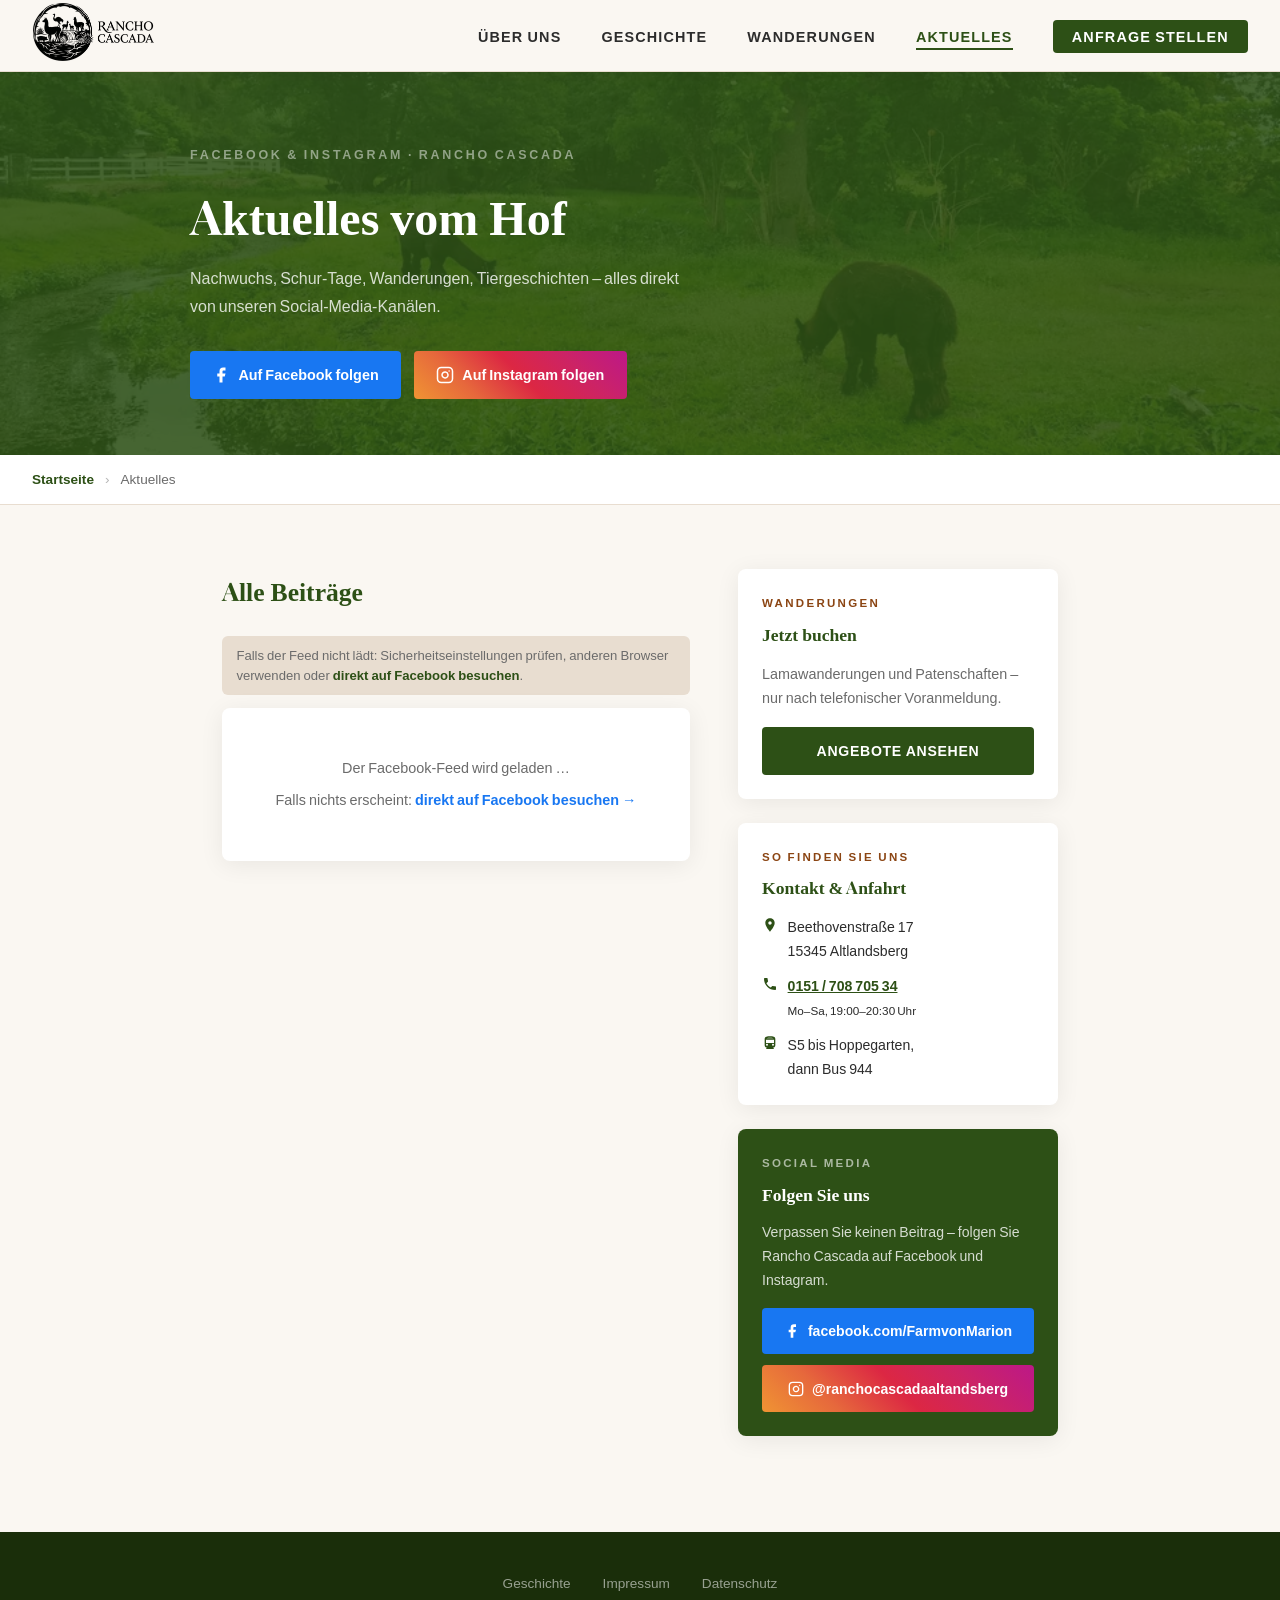
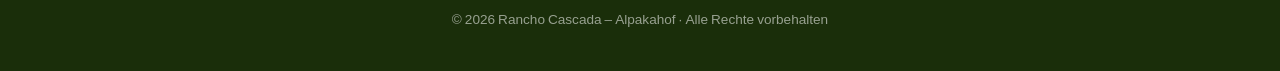
<file: aktuelles.html>
<!DOCTYPE html>
<html lang="de">
<head>
  <meta charset="UTF-8">
  <meta name="viewport" content="width=device-width, initial-scale=1.0">
  <title>Aktuelles vom Hof – Rancho Cascada | Alpakahof Altlandsberg</title>
  <meta name="description" content="Neuigkeiten und Aktuelles vom Alpaka- und Lamahof Rancho Cascada in Altlandsberg bei Berlin. Termine, Veranstaltungen und Hofnachrichten.">
  <meta name="robots" content="index, follow">
  <link rel="canonical" href="https://alpakahof-neuenhagen.com/aktuelles.html">

  <!-- Open Graph (Social Media) -->
  <meta property="og:type" content="website">
  <meta property="og:url" content="https://alpakahof-neuenhagen.com/aktuelles.html">
  <meta property="og:title" content="Aktuelles vom Hof – Rancho Cascada">
  <meta property="og:description" content="Neuigkeiten und Termine vom Alpaka- und Lamahof Rancho Cascada in Altlandsberg bei Berlin.">
  <meta property="og:image" content="https://alpakahof-neuenhagen.com/images/hero.jpg">
  <meta property="og:locale" content="de_DE">
  <meta property="og:site_name" content="Rancho Cascada">

  <link rel="icon" href="favicon.ico" sizes="48x48">
  <link rel="icon" href="images/favicon-32.png" type="image/png" sizes="32x32">
  <link rel="icon" href="images/favicon-192.png" type="image/png" sizes="192x192">
  <link rel="apple-touch-icon" href="images/apple-touch-icon.png">
  <link rel="stylesheet" href="fonts/fonts.css">
  <!-- Facebook SDK -->
  <script async defer crossorigin="anonymous" src="https://connect.facebook.net/de_DE/sdk.js#xfbml=1&version=v19.0"></script>
  <style>
    :root {
      --green: #2D5016; --green-light: #4a7a28; --brown: #8B4513;
      --cream: #FAF7F2; --beige: #E8DDD0; --text: #2C2C2C;
      --text-light: #6B6B6B; --white: #ffffff;
      --fb-blue: #1877F2;
    }
    * { margin: 0; padding: 0; box-sizing: border-box; }
    html { scroll-behavior: smooth; }
    body { font-family: 'Lato', sans-serif; color: var(--text); background: var(--cream); font-size: 16px; line-height: 1.7; }

    /* NAV */
    nav { position: fixed; top: 0; left: 0; right: 0; z-index: 1000; background: rgba(250,247,242,0.97); backdrop-filter: blur(8px); border-bottom: 1px solid var(--beige); padding: 0 2rem; height: 72px; display: flex; align-items: center; justify-content: space-between; box-shadow: 0 2px 20px rgba(0,0,0,0.06); }
    .nav-logo img { height: 60px; width: auto; }
    .nav-links { display: flex; gap: 2.5rem; list-style: none; }
    .nav-links a { text-decoration: none; color: var(--text); font-size: 0.9rem; font-weight: 700; letter-spacing: 0.08em; text-transform: uppercase; padding-bottom: 3px; border-bottom: 2px solid transparent; transition: color 0.2s, border-color 0.2s; }
    .nav-links a:hover, .nav-links a.active { color: var(--green); border-bottom-color: var(--green); }
    .nav-cta { background: var(--green) !important; color: var(--white) !important; padding: 0.5rem 1.2rem !important; border-radius: 4px; border-bottom: none !important; }
    .nav-cta:hover { background: var(--green-light) !important; }
    .hamburger { display: none; flex-direction: column; gap: 5px; cursor: pointer; background: none; border: none; padding: 4px; }
    .hamburger span { display: block; width: 24px; height: 2px; background: var(--text); }

    /* PAGE HEADER */
    .page-header { margin-top: 72px; background: var(--green); color: var(--white); padding: 4rem 2rem 3.5rem; position: relative; overflow: hidden; }
    .page-header::before { content: ''; position: absolute; inset: 0; background: url('images/hero-960.jpg') center/cover no-repeat; background-image: image-set(url('images/hero-960.webp') type('image/webp'), url('images/hero-960.jpg') type('image/jpeg')); opacity: 0.12; }
    .page-header-content { position: relative; max-width: 900px; margin: 0 auto; display: flex; align-items: flex-end; justify-content: space-between; gap: 2rem; flex-wrap: wrap; }
    .page-header .label { font-size: 0.78rem; letter-spacing: 0.22em; text-transform: uppercase; font-weight: 700; color: rgba(255,255,255,0.6); margin-bottom: 0.6rem; }
    .page-header h1 { font-family: 'Playfair Display', serif; font-size: clamp(2rem, 4vw, 3rem); font-weight: 700; }
    .page-header p { opacity: 0.8; margin-top: 0.5rem; max-width: 500px; }
    .fb-follow-btn { display: inline-flex; align-items: center; gap: 0.5rem; padding: 0.75rem 1.4rem; background: var(--fb-blue); color: white; text-decoration: none; border-radius: 4px; font-size: 0.9rem; font-weight: 700; white-space: nowrap; transition: background 0.2s; flex-shrink: 0; }
    .fb-follow-btn:hover { background: #1558c0; }
    .fb-follow-btn svg { width: 18px; fill: white; }
    .ig-follow-btn { display: inline-flex; align-items: center; gap: 0.5rem; padding: 0.75rem 1.4rem; background: linear-gradient(45deg, #f09433, #e6683c, #dc2743, #cc2366, #bc1888); color: white; text-decoration: none; border-radius: 4px; font-size: 0.9rem; font-weight: 700; white-space: nowrap; transition: opacity 0.2s; flex-shrink: 0; }
    .ig-follow-btn:hover { opacity: 0.88; }
    .ig-follow-btn svg { width: 18px; stroke: white; fill: none; stroke-width: 2; stroke-linecap: round; stroke-linejoin: round; }
    .follow-btn-group { display: flex; gap: 0.8rem; flex-wrap: wrap; flex-shrink: 0; }

    /* BREADCRUMB */
    .breadcrumb { background: var(--white); border-bottom: 1px solid var(--beige); padding: 0.8rem 2rem; font-size: 0.85rem; color: var(--text-light); }
    .breadcrumb a { color: var(--green); text-decoration: none; font-weight: 700; }
    .breadcrumb span { margin: 0 0.5rem; opacity: 0.5; }

    /* FEED LAYOUT */
    .feed-wrapper { max-width: 900px; margin: 0 auto; padding: 4rem 2rem 6rem; display: grid; grid-template-columns: 1fr 320px; gap: 3rem; align-items: start; }

    /* MAIN FEED */
    .feed-main h2 { font-family: 'Playfair Display', serif; font-size: 1.6rem; color: var(--green); margin-bottom: 1.5rem; }

    /* Facebook widget container */
    .fb-feed-wrap { background: var(--white); border-radius: 8px; overflow: hidden; box-shadow: 0 4px 24px rgba(0,0,0,0.07); }

    /* SIDEBAR */
    .feed-sidebar { position: sticky; top: 92px; display: flex; flex-direction: column; gap: 1.5rem; }

    .sidebar-card { background: var(--white); border-radius: 8px; padding: 1.5rem; box-shadow: 0 4px 24px rgba(0,0,0,0.07); }
    .sidebar-card h3 { font-family: 'Playfair Display', serif; font-size: 1.1rem; color: var(--green); margin-bottom: 0.8rem; }
    .sidebar-card p { font-size: 0.9rem; color: var(--text-light); margin-bottom: 1rem; }
    .sidebar-card .section-label { font-size: 0.72rem; letter-spacing: 0.2em; text-transform: uppercase; color: var(--brown); font-weight: 700; margin-bottom: 0.4rem; }

    .btn-green { display: block; text-align: center; padding: 0.75rem 1rem; background: var(--green); color: var(--white); text-decoration: none; border-radius: 4px; font-size: 0.88rem; font-weight: 700; letter-spacing: 0.05em; text-transform: uppercase; transition: background 0.2s; }
    .btn-green:hover { background: var(--green-light); }

    .quick-info { display: flex; flex-direction: column; gap: 0.7rem; }
    .quick-info-item { display: flex; gap: 0.6rem; align-items: flex-start; font-size: 0.88rem; }
    .quick-info-item svg { width: 16px; fill: var(--green); flex-shrink: 0; margin-top: 2px; }

    /* Hinweiszeile über dem Feed */
    .fb-hint { font-size: 0.82rem; color: var(--text-light); background: var(--beige); border-radius: 6px; padding: 0.6rem 0.9rem; margin-bottom: 0.8rem; line-height: 1.5; }
    .fb-hint a { color: var(--green); font-weight: 700; text-decoration: none; }
    .fb-hint a:hover { text-decoration: underline; }

    /* Loading state placeholder */
    .fb-loading-hint { text-align: center; padding: 3rem 2rem; color: var(--text-light); font-size: 0.9rem; }
    .fb-loading-hint a { color: var(--fb-blue); font-weight: 700; text-decoration: none; }

    /* FOOTER */
    footer { background: #1a2e0a; color: rgba(255,255,255,0.55); text-align: center; padding: 2.5rem 2rem; font-size: 0.85rem; }
    footer a { color: rgba(255,255,255,0.55); text-decoration: none; }
    footer a:hover { color: #ffffff; }
    .footer-links { margin-bottom: 0.8rem; display: flex; gap: 2rem; justify-content: center; }

    /* MOBILE */
    @media (max-width: 768px) {
      nav { padding: 0 1.2rem; }
      .nav-links { display: none; position: absolute; top: 72px; left: 0; right: 0; background: var(--cream); flex-direction: column; gap: 0; border-bottom: 1px solid var(--beige); }
      .nav-links.open { display: flex; }
      .nav-links li { border-top: 1px solid var(--beige); }
      .nav-links a { display: block; padding: 1rem 1.5rem; border-bottom: none !important; }
      .hamburger { display: flex; }
      .feed-wrapper { grid-template-columns: 1fr; padding: 2rem 1.2rem 4rem; gap: 2rem; }
      .feed-sidebar { position: static; }
      .page-header { padding: 3.5rem 1.2rem 3rem; }
    }
  </style>
</head>
<body>
<div id="fb-root"></div>

<!-- NAVIGATION -->
<nav>
  <a href="index.html" class="nav-logo"><img src="images/logo-nav.png" alt="Rancho Cascada" width="123" height="60"></a>
  <ul class="nav-links" id="navLinks">
    <li><a href="index.html#ueber">Über uns</a></li>
    <li><a href="geschichte.html">Geschichte</a></li>
    <li><a href="index.html#wanderungen">Wanderungen</a></li>
    <li><a href="aktuelles.html" class="active">Aktuelles</a></li>
    <li><a href="index.html#kontakt" class="nav-cta">Anfrage stellen</a></li>
  </ul>
  <button class="hamburger" id="hamburger"><span></span><span></span><span></span></button>
</nav>

<!-- PAGE HEADER -->
<div class="page-header">
  <div class="page-header-content">
    <div>
      <p class="label">Facebook &amp; Instagram · Rancho Cascada</p>
      <h1>Aktuelles vom Hof</h1>
      <p>Nachwuchs, Schur-Tage, Wanderungen, Tiergeschichten – alles direkt von unseren Social-Media-Kanälen.</p>
    </div>
    <div class="follow-btn-group">
      <a class="fb-follow-btn" href="https://www.facebook.com/FarmvonMarion/" target="_blank" rel="noopener">
        <svg viewBox="0 0 24 24"><path d="M18 2h-3a5 5 0 00-5 5v3H7v4h3v8h4v-8h3l1-4h-4V7a1 1 0 011-1h3z"/></svg>
        Auf Facebook folgen
      </a>
      <a class="ig-follow-btn" href="https://www.instagram.com/ranchocascadaaltandsberg/" target="_blank" rel="noopener">
        <svg viewBox="0 0 24 24"><rect x="2" y="2" width="20" height="20" rx="5" ry="5"/><path d="M16 11.37A4 4 0 1112.63 8 4 4 0 0116 11.37z"/><line x1="17.5" y1="6.5" x2="17.51" y2="6.5"/></svg>
        Auf Instagram folgen
      </a>
    </div>
  </div>
</div>

<!-- BREADCRUMB -->
<div class="breadcrumb">
  <a href="index.html">Startseite</a>
  <span>&rsaquo;</span>
  Aktuelles
</div>

<!-- FEED + SIDEBAR -->
<div class="feed-wrapper">

  <!-- MAIN: scrollbarer Facebook-Feed -->
  <div class="feed-main">
    <h2>Alle Beiträge</h2>
    <p class="fb-hint">Falls der Feed nicht lädt: Sicherheitseinstellungen prüfen, anderen Browser verwenden oder <a href="https://www.facebook.com/FarmvonMarion/" target="_blank" rel="noopener">direkt auf Facebook besuchen</a>.</p>
    <div class="fb-feed-wrap">
      <div class="fb-page"
        data-href="https://www.facebook.com/FarmvonMarion/"
        data-tabs="timeline"
        data-width="600"
        data-height="1200"
        data-small-header="false"
        data-adapt-container-width="true"
        data-hide-cover="false"
        data-show-facepile="true">
        <blockquote cite="https://www.facebook.com/FarmvonMarion/" class="fb-xfbml-parse-ignore">
          <div class="fb-loading-hint">
            <p>Der Facebook-Feed wird geladen …</p>
            <p style="margin-top:0.5rem;">Falls nichts erscheint: <a href="https://www.facebook.com/FarmvonMarion/" target="_blank" rel="noopener">direkt auf Facebook besuchen &rarr;</a></p>
          </div>
        </blockquote>
      </div>
    </div>
  </div>

  <!-- SIDEBAR -->
  <aside class="feed-sidebar">

    <div class="sidebar-card">
      <p class="section-label">Wanderungen</p>
      <h3>Jetzt buchen</h3>
      <p>Lamawanderungen und Patenschaften – nur nach telefonischer Voranmeldung.</p>
      <a href="index.html#wanderungen" class="btn-green">Angebote ansehen</a>
    </div>

    <div class="sidebar-card">
      <p class="section-label">So finden Sie uns</p>
      <h3>Kontakt &amp; Anfahrt</h3>
      <div class="quick-info">
        <div class="quick-info-item">
          <svg viewBox="0 0 24 24"><path d="M12 2C8.13 2 5 5.13 5 9c0 5.25 7 13 7 13s7-7.75 7-13c0-3.87-3.13-7-7-7zm0 9.5c-1.38 0-2.5-1.12-2.5-2.5s1.12-2.5 2.5-2.5 2.5 1.12 2.5 2.5-1.12 2.5-2.5 2.5z"/></svg>
          <span>Beethovenstraße 17<br>15345 Altlandsberg</span>
        </div>
        <div class="quick-info-item">
          <svg viewBox="0 0 24 24"><path d="M6.62 10.79c1.44 2.83 3.76 5.14 6.59 6.59l2.2-2.2c.27-.27.67-.36 1.02-.24 1.12.37 2.33.57 3.57.57.55 0 1 .45 1 1V20c0 .55-.45 1-1 1-9.39 0-17-7.61-17-17 0-.55.45-1 1-1h3.5c.55 0 1 .45 1 1 0 1.25.2 2.45.57 3.57.11.35.03.74-.25 1.02l-2.2 2.2z"/></svg>
          <span><a href="tel:+4915170870534" style="color:var(--green);font-weight:700;">0151 / 708 705 34</a><br><small>Mo–Sa, 19:00–20:30 Uhr</small></span>
        </div>
        <div class="quick-info-item">
          <svg viewBox="0 0 24 24" fill="currentColor"><path d="M12 2C8 2 4 2.5 4 6v9.5C4 17.43 5.57 19 7.5 19L6 20.5V21h12v-.5L16.5 19c1.93 0 3.5-1.57 3.5-3.5V6c0-3.5-3.58-4-8-4zm0 2c3.07 0 5.5.46 5.94 1H6.06C6.5 4.46 8.93 4 12 4zM6 7h12v5H6V7zm1.5 9a1.5 1.5 0 110-3 1.5 1.5 0 010 3zm9 0a1.5 1.5 0 110-3 1.5 1.5 0 010 3z"/></svg>
          <span>S5 bis Hoppegarten,<br>dann Bus 944</span>
        </div>
      </div>
    </div>

    <div class="sidebar-card" style="background:var(--green);color:white;">
      <p class="section-label" style="color:rgba(255,255,255,0.6);">Social Media</p>
      <h3 style="color:white;margin-bottom:0.7rem;">Folgen Sie uns</h3>
      <p style="color:rgba(255,255,255,0.8);font-size:0.88rem;">Verpassen Sie keinen Beitrag – folgen Sie Rancho Cascada auf Facebook und Instagram.</p>
      <a href="https://www.facebook.com/FarmvonMarion/" target="_blank" rel="noopener"
         style="display:flex;align-items:center;gap:0.5rem;margin-top:1rem;padding:0.7rem 1rem;background:var(--fb-blue);color:white;text-decoration:none;border-radius:4px;font-size:0.88rem;font-weight:700;justify-content:center;">
        <svg width="16" viewBox="0 0 24 24" fill="white"><path d="M18 2h-3a5 5 0 00-5 5v3H7v4h3v8h4v-8h3l1-4h-4V7a1 1 0 011-1h3z"/></svg>
        facebook.com/FarmvonMarion
      </a>
      <a href="https://www.instagram.com/ranchocascadaaltandsberg/" target="_blank" rel="noopener"
         style="display:flex;align-items:center;gap:0.5rem;margin-top:0.7rem;padding:0.7rem 1rem;background:linear-gradient(45deg, #f09433, #e6683c, #dc2743, #cc2366, #bc1888);color:white;text-decoration:none;border-radius:4px;font-size:0.88rem;font-weight:700;justify-content:center;">
        <svg width="16" viewBox="0 0 24 24" fill="none" stroke="white" stroke-width="2" stroke-linecap="round" stroke-linejoin="round"><rect x="2" y="2" width="20" height="20" rx="5" ry="5"/><path d="M16 11.37A4 4 0 1112.63 8 4 4 0 0116 11.37z"/><line x1="17.5" y1="6.5" x2="17.51" y2="6.5"/></svg>
        @ranchocascadaaltandsberg
      </a>
    </div>

  </aside>
</div>

<!-- FOOTER -->
<footer>
  <div class="footer-links">
    <a href="geschichte.html">Geschichte</a>
    <a href="impressum.html">Impressum</a>
    <a href="datenschutz.html">Datenschutz</a>
  </div>
  <p>&copy; 2026 Rancho Cascada &ndash; Alpakahof &middot; Alle Rechte vorbehalten</p>
</footer>

<script>
  document.getElementById('hamburger').addEventListener('click', function() {
    document.getElementById('navLinks').classList.toggle('open');
  });
  document.querySelectorAll('.nav-links a').forEach(function(link) {
    link.addEventListener('click', function() {
      document.getElementById('navLinks').classList.remove('open');
    });
  });
</script>
</body>
</html>
</file>
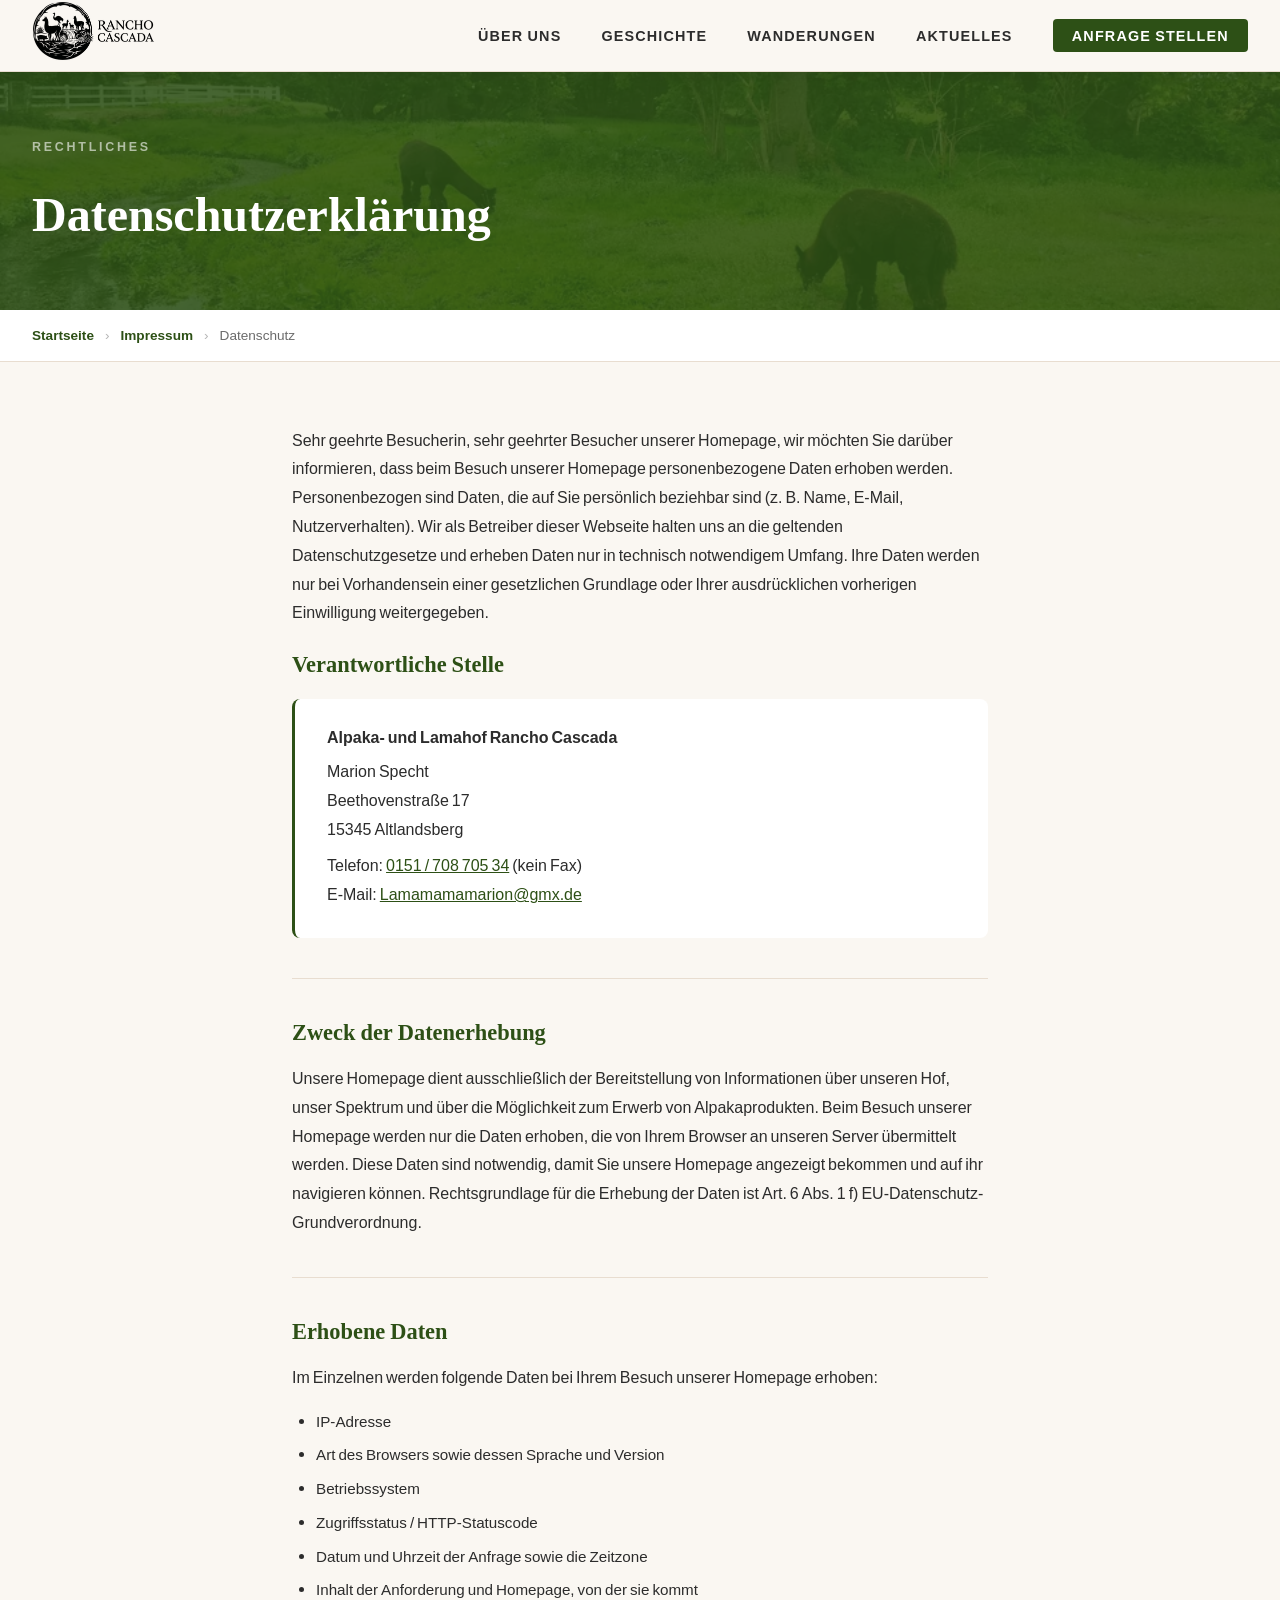
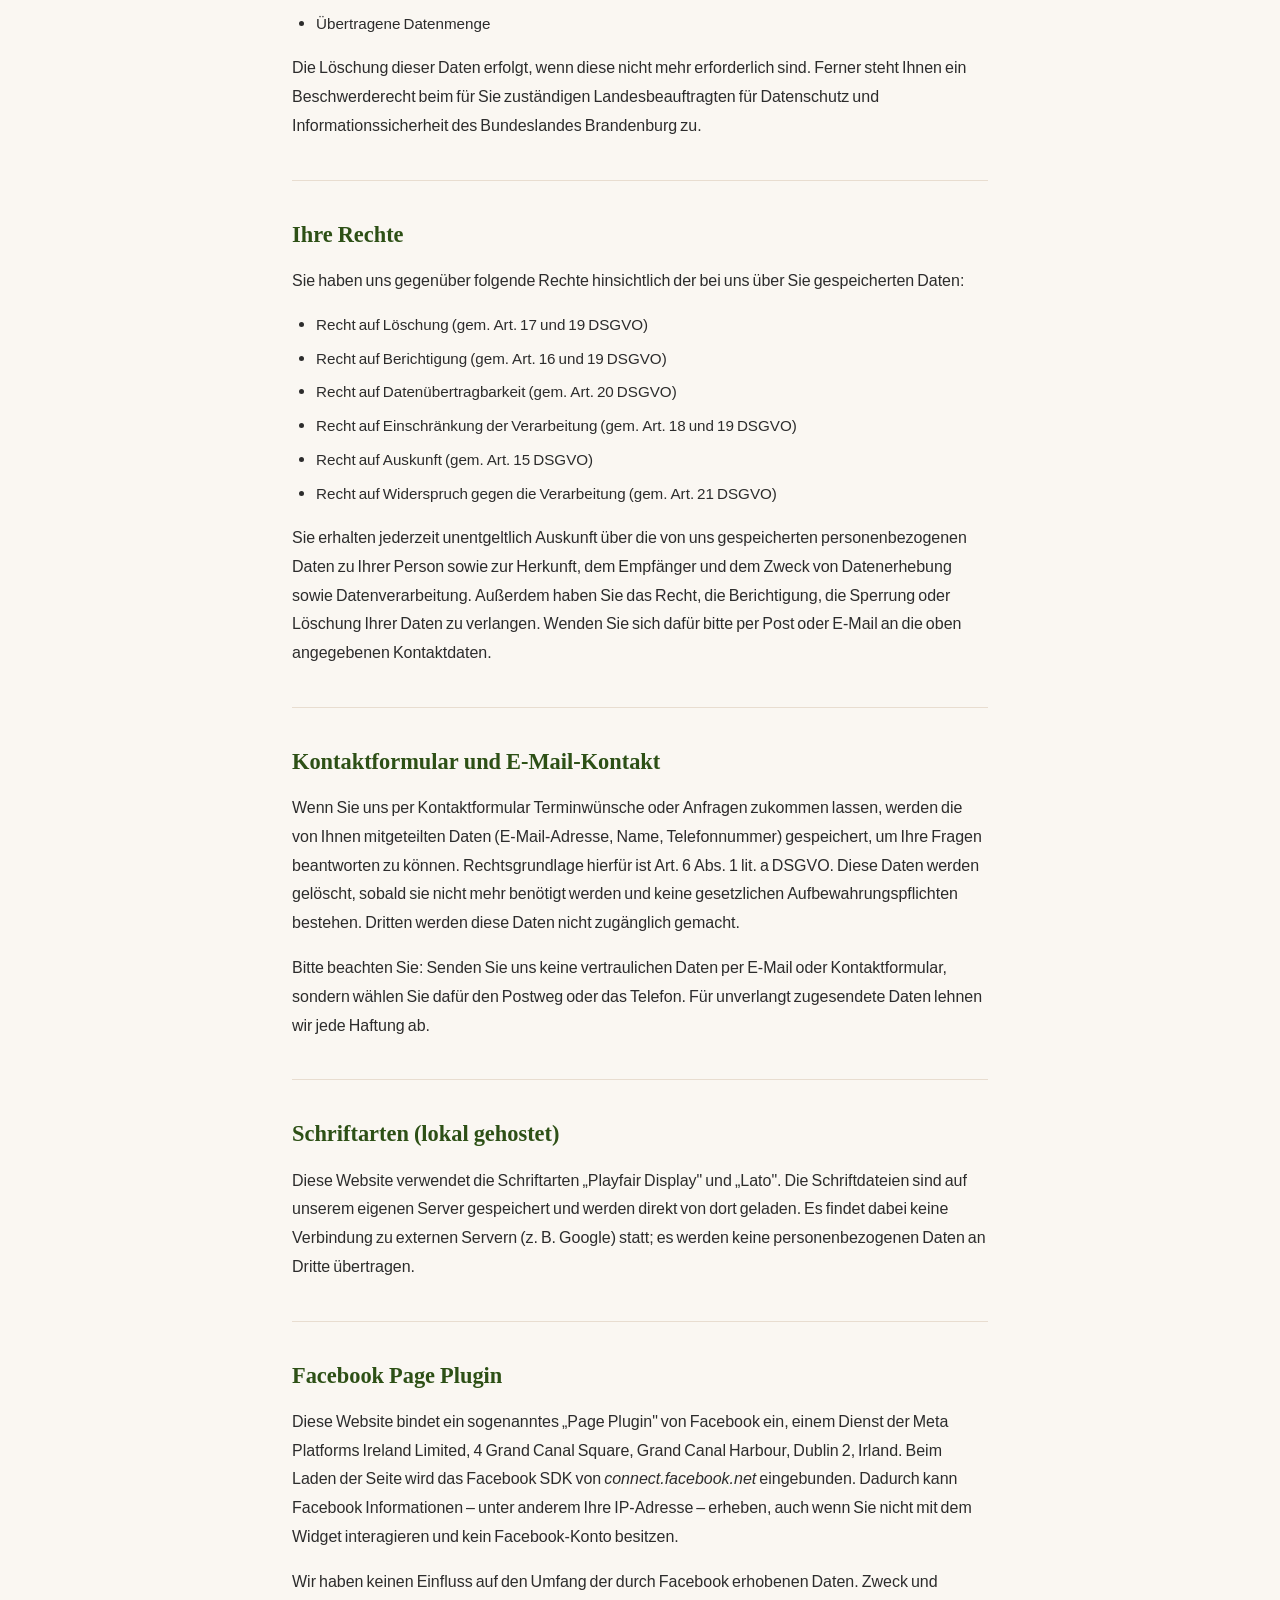
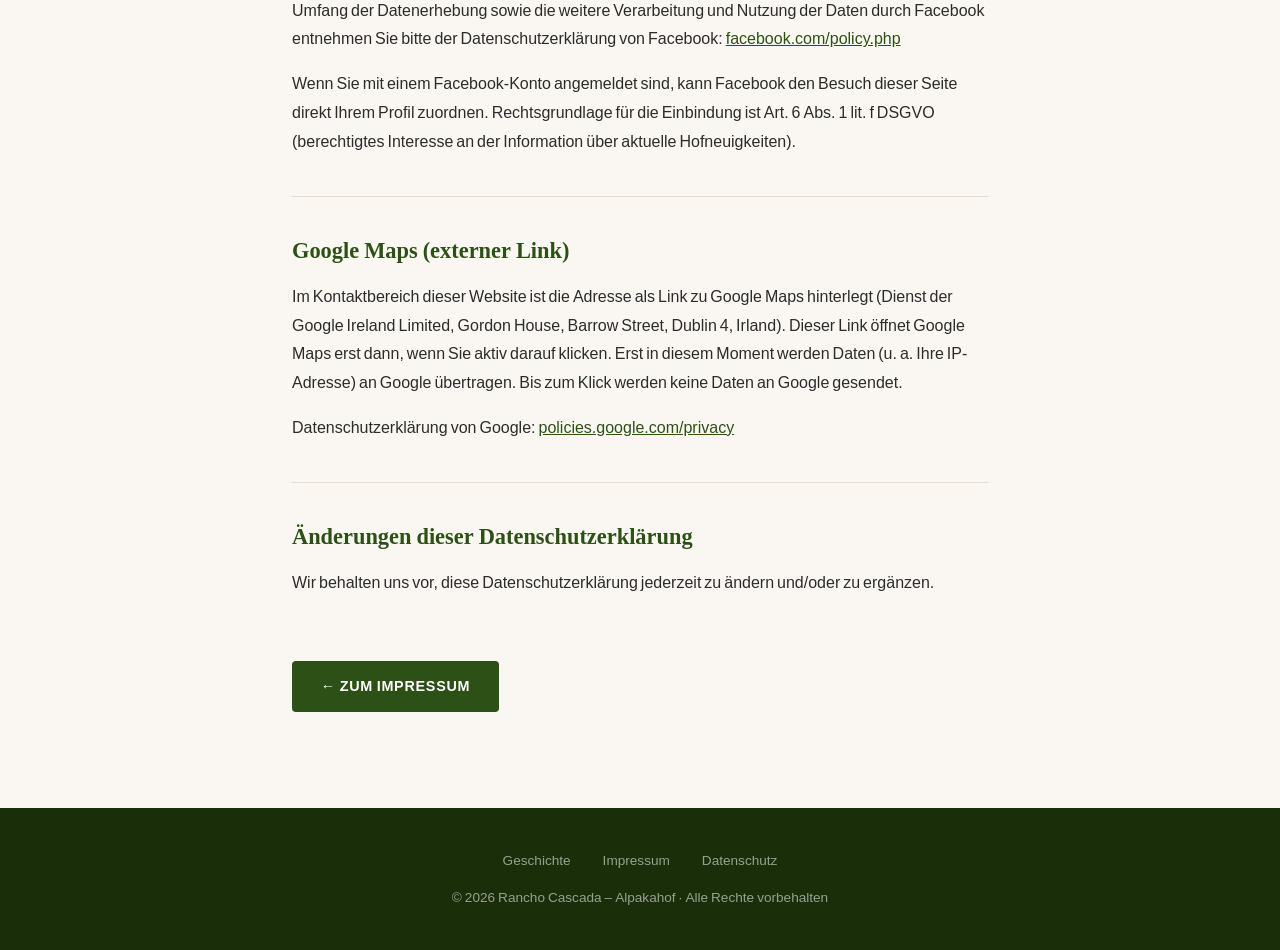
<file: datenschutz.html>
<!DOCTYPE html>
<html lang="de">
<head>
  <meta charset="UTF-8">
  <meta name="viewport" content="width=device-width, initial-scale=1.0">
  <title>Datenschutzerklärung – Rancho Cascada | Alpakahof Altlandsberg</title>
  <meta name="description" content="Datenschutzerklärung des Alpaka- und Lamahofs Rancho Cascada gemäß DSGVO. Informationen zur Datenverarbeitung auf unserer Website.">
  <meta name="robots" content="noindex, follow">
  <link rel="canonical" href="https://alpakahof-neuenhagen.com/datenschutz.html">

  <!-- Open Graph (Social Media) -->
  <meta property="og:type" content="website">
  <meta property="og:url" content="https://alpakahof-neuenhagen.com/datenschutz.html">
  <meta property="og:title" content="Datenschutzerklärung – Rancho Cascada">
  <meta property="og:description" content="Datenschutzerklärung des Alpaka- und Lamahofs Rancho Cascada in Altlandsberg bei Berlin.">
  <meta property="og:image" content="https://alpakahof-neuenhagen.com/images/hero.jpg">
  <meta property="og:locale" content="de_DE">
  <meta property="og:site_name" content="Rancho Cascada">

  <link rel="icon" href="favicon.ico" sizes="48x48">
  <link rel="icon" href="images/favicon-32.png" type="image/png" sizes="32x32">
  <link rel="icon" href="images/favicon-192.png" type="image/png" sizes="192x192">
  <link rel="apple-touch-icon" href="images/apple-touch-icon.png">
  <link rel="stylesheet" href="fonts/fonts.css">
  <style>
    :root {
      --green: #2D5016; --green-light: #4a7a28; --brown: #8B4513;
      --cream: #FAF7F2; --beige: #E8DDD0; --text: #2C2C2C;
      --text-light: #6B6B6B; --white: #ffffff;
    }
    * { margin: 0; padding: 0; box-sizing: border-box; }
    body { font-family: 'Lato', sans-serif; color: var(--text); background: var(--cream); font-size: 16px; line-height: 1.8; }

    nav { position: fixed; top: 0; left: 0; right: 0; z-index: 1000; background: rgba(250,247,242,0.97); backdrop-filter: blur(8px); border-bottom: 1px solid var(--beige); padding: 0 2rem; height: 72px; display: flex; align-items: center; justify-content: space-between; box-shadow: 0 2px 20px rgba(0,0,0,0.06); }
    .nav-logo img { height: 60px; width: auto; }
    .nav-links { display: flex; gap: 2.5rem; list-style: none; }
    .nav-links a { text-decoration: none; color: var(--text); font-size: 0.9rem; font-weight: 700; letter-spacing: 0.08em; text-transform: uppercase; padding-bottom: 3px; border-bottom: 2px solid transparent; transition: color 0.2s, border-color 0.2s; }
    .nav-links a:hover { color: var(--green); border-bottom-color: var(--green); }
    .nav-cta { background: var(--green) !important; color: var(--white) !important; padding: 0.5rem 1.2rem !important; border-radius: 4px; border-bottom: none !important; }
    .hamburger { display: none; flex-direction: column; gap: 5px; cursor: pointer; background: none; border: none; padding: 4px; }
    .hamburger span { display: block; width: 24px; height: 2px; background: var(--text); }

    .page-header { margin-top: 72px; background: var(--green); color: var(--white); padding: 4rem 2rem 3.5rem; position: relative; overflow: hidden; }
    .page-header::before { content: ''; position: absolute; inset: 0; background: url('images/hero-960.jpg') center/cover no-repeat; background-image: image-set(url('images/hero-960.webp') type('image/webp'), url('images/hero-960.jpg') type('image/jpeg')); opacity: 0.12; }
    .page-header-content { position: relative; max-width: 680px; }
    .page-header .label { font-size: 0.78rem; letter-spacing: 0.22em; text-transform: uppercase; font-weight: 700; color: rgba(255,255,255,0.6); margin-bottom: 0.6rem; }
    .page-header h1 { font-family: 'Playfair Display', serif; font-size: clamp(2rem, 4vw, 3rem); font-weight: 700; }

    .breadcrumb { background: var(--white); border-bottom: 1px solid var(--beige); padding: 0.8rem 2rem; font-size: 0.85rem; color: var(--text-light); }
    .breadcrumb a { color: var(--green); text-decoration: none; font-weight: 700; }
    .breadcrumb span { margin: 0 0.5rem; opacity: 0.5; }

    .content-wrapper { max-width: 760px; margin: 0 auto; padding: 4rem 2rem 6rem; }

    h2 { font-family: 'Playfair Display', serif; font-size: 1.4rem; color: var(--green); margin: 2.5rem 0 0.8rem; padding-top: 2rem; border-top: 1px solid var(--beige); }
    h2:first-of-type { margin-top: 0; border-top: none; padding-top: 0; }
    p { margin-bottom: 1rem; }
    p:last-child { margin-bottom: 0; }
    a { color: var(--green); }

    .info-block { background: var(--white); border-radius: 8px; padding: 1.5rem 2rem; margin: 1rem 0 1.5rem; border-left: 3px solid var(--green); }
    .info-block p { margin-bottom: 0.3rem; }

    ul.rights-list { margin: 0.6rem 0 1rem 1.5rem; }
    ul.rights-list li { margin-bottom: 0.4rem; font-size: 0.95rem; }

    .back-link { display: inline-flex; align-items: center; gap: 0.5rem; margin-top: 3rem; padding: 0.8rem 1.8rem; background: var(--green); color: var(--white); text-decoration: none; border-radius: 4px; font-size: 0.9rem; font-weight: 700; letter-spacing: 0.05em; text-transform: uppercase; transition: background 0.2s; }
    .back-link:hover { background: var(--green-light); }

    footer { background: #1a2e0a; color: rgba(255,255,255,0.55); text-align: center; padding: 2.5rem 2rem; font-size: 0.85rem; }
    footer a { color: rgba(255,255,255,0.55); text-decoration: none; }
    footer a:hover { color: #ffffff; }
    .footer-links { margin-bottom: 0.8rem; display: flex; gap: 2rem; justify-content: center; }

    @media (max-width: 768px) {
      nav { padding: 0 1.2rem; }
      .nav-links { display: none; position: absolute; top: 72px; left: 0; right: 0; background: var(--cream); flex-direction: column; gap: 0; border-bottom: 1px solid var(--beige); }
      .nav-links.open { display: flex; }
      .nav-links li { border-top: 1px solid var(--beige); }
      .nav-links a { display: block; padding: 1rem 1.5rem; border-bottom: none !important; }
      .hamburger { display: flex; }
      .content-wrapper { padding: 3rem 1.2rem 4rem; }
      .info-block { padding: 1.2rem; }
    }
  </style>
</head>
<body>

<nav>
  <a href="index.html" class="nav-logo"><img src="images/logo-nav.png" alt="Rancho Cascada" width="123" height="60"></a>
  <ul class="nav-links" id="navLinks">
    <li><a href="index.html#ueber">Über uns</a></li>
    <li><a href="geschichte.html">Geschichte</a></li>
    <li><a href="index.html#wanderungen">Wanderungen</a></li>
    <li><a href="aktuelles.html">Aktuelles</a></li>
    <li><a href="index.html#kontakt" class="nav-cta">Anfrage stellen</a></li>
  </ul>
  <button class="hamburger" id="hamburger"><span></span><span></span><span></span></button>
</nav>

<div class="page-header">
  <div class="page-header-content">
    <p class="label">Rechtliches</p>
    <h1>Datenschutzerklärung</h1>
  </div>
</div>

<div class="breadcrumb">
  <a href="index.html">Startseite</a>
  <span>&rsaquo;</span>
  <a href="impressum.html">Impressum</a>
  <span>&rsaquo;</span>
  Datenschutz
</div>

<div class="content-wrapper">

  <p>Sehr geehrte Besucherin, sehr geehrter Besucher unserer Homepage, wir möchten Sie darüber informieren, dass beim Besuch unserer Homepage personenbezogene Daten erhoben werden. Personenbezogen sind Daten, die auf Sie persönlich beziehbar sind (z.&nbsp;B. Name, E-Mail, Nutzerverhalten). Wir als Betreiber dieser Webseite halten uns an die geltenden Datenschutzgesetze und erheben Daten nur in technisch notwendigem Umfang. Ihre Daten werden nur bei Vorhandensein einer gesetzlichen Grundlage oder Ihrer ausdrücklichen vorherigen Einwilligung weitergegeben.</p>

  <h2>Verantwortliche Stelle</h2>
  <div class="info-block">
    <p><strong>Alpaka- und Lamahof Rancho Cascada</strong></p>
    <p>Marion Specht<br>Beethovenstraße 17<br>15345 Altlandsberg</p>
    <p style="margin-top:0.5rem;">Telefon: <a href="tel:+4915170870534">0151 / 708 705 34</a> (kein Fax)<br>
    E-Mail: <a href="mailto:Lamamamamarion@gmx.de">Lamamamamarion@gmx.de</a></p>
  </div>

  <h2>Zweck der Datenerhebung</h2>
  <p>Unsere Homepage dient ausschließlich der Bereitstellung von Informationen über unseren Hof, unser Spektrum und über die Möglichkeit zum Erwerb von Alpakaprodukten. Beim Besuch unserer Homepage werden nur die Daten erhoben, die von Ihrem Browser an unseren Server übermittelt werden. Diese Daten sind notwendig, damit Sie unsere Homepage angezeigt bekommen und auf ihr navigieren können. Rechtsgrundlage für die Erhebung der Daten ist Art. 6 Abs. 1 f) EU-Datenschutz-Grundverordnung.</p>

  <h2>Erhobene Daten</h2>
  <p>Im Einzelnen werden folgende Daten bei Ihrem Besuch unserer Homepage erhoben:</p>
  <ul class="rights-list">
    <li>IP-Adresse</li>
    <li>Art des Browsers sowie dessen Sprache und Version</li>
    <li>Betriebssystem</li>
    <li>Zugriffsstatus / HTTP-Statuscode</li>
    <li>Datum und Uhrzeit der Anfrage sowie die Zeitzone</li>
    <li>Inhalt der Anforderung und Homepage, von der sie kommt</li>
    <li>Übertragene Datenmenge</li>
  </ul>
  <p>Die Löschung dieser Daten erfolgt, wenn diese nicht mehr erforderlich sind. Ferner steht Ihnen ein Beschwerderecht beim für Sie zuständigen Landesbeauftragten für Datenschutz und Informationssicherheit des Bundeslandes Brandenburg zu.</p>

  <h2>Ihre Rechte</h2>
  <p>Sie haben uns gegenüber folgende Rechte hinsichtlich der bei uns über Sie gespeicherten Daten:</p>
  <ul class="rights-list">
    <li>Recht auf Löschung (gem. Art. 17 und 19 DSGVO)</li>
    <li>Recht auf Berichtigung (gem. Art. 16 und 19 DSGVO)</li>
    <li>Recht auf Datenübertragbarkeit (gem. Art. 20 DSGVO)</li>
    <li>Recht auf Einschränkung der Verarbeitung (gem. Art. 18 und 19 DSGVO)</li>
    <li>Recht auf Auskunft (gem. Art. 15 DSGVO)</li>
    <li>Recht auf Widerspruch gegen die Verarbeitung (gem. Art. 21 DSGVO)</li>
  </ul>
  <p>Sie erhalten jederzeit unentgeltlich Auskunft über die von uns gespeicherten personenbezogenen Daten zu Ihrer Person sowie zur Herkunft, dem Empfänger und dem Zweck von Datenerhebung sowie Datenverarbeitung. Außerdem haben Sie das Recht, die Berichtigung, die Sperrung oder Löschung Ihrer Daten zu verlangen. Wenden Sie sich dafür bitte per Post oder E-Mail an die oben angegebenen Kontaktdaten.</p>

  <h2>Kontaktformular und E-Mail-Kontakt</h2>
  <p>Wenn Sie uns per Kontaktformular Terminwünsche oder Anfragen zukommen lassen, werden die von Ihnen mitgeteilten Daten (E-Mail-Adresse, Name, Telefonnummer) gespeichert, um Ihre Fragen beantworten zu können. Rechtsgrundlage hierfür ist Art. 6 Abs. 1 lit. a DSGVO. Diese Daten werden gelöscht, sobald sie nicht mehr benötigt werden und keine gesetzlichen Aufbewahrungspflichten bestehen. Dritten werden diese Daten nicht zugänglich gemacht.</p>
  <p>Bitte beachten Sie: Senden Sie uns keine vertraulichen Daten per E-Mail oder Kontaktformular, sondern wählen Sie dafür den Postweg oder das Telefon. Für unverlangt zugesendete Daten lehnen wir jede Haftung ab.</p>

  <h2>Schriftarten (lokal gehostet)</h2>
  <p>Diese Website verwendet die Schriftarten „Playfair Display" und „Lato". Die Schriftdateien sind auf unserem eigenen Server gespeichert und werden direkt von dort geladen. Es findet dabei keine Verbindung zu externen Servern (z.&nbsp;B. Google) statt; es werden keine personenbezogenen Daten an Dritte übertragen.</p>

  <h2>Facebook Page Plugin</h2>
  <p>Diese Website bindet ein sogenanntes „Page Plugin" von Facebook ein, einem Dienst der Meta Platforms Ireland Limited, 4 Grand Canal Square, Grand Canal Harbour, Dublin 2, Irland. Beim Laden der Seite wird das Facebook SDK von <em>connect.facebook.net</em> eingebunden. Dadurch kann Facebook Informationen – unter anderem Ihre IP-Adresse – erheben, auch wenn Sie nicht mit dem Widget interagieren und kein Facebook-Konto besitzen.</p>
  <p>Wir haben keinen Einfluss auf den Umfang der durch Facebook erhobenen Daten. Zweck und Umfang der Datenerhebung sowie die weitere Verarbeitung und Nutzung der Daten durch Facebook entnehmen Sie bitte der Datenschutzerklärung von Facebook: <a href="https://www.facebook.com/policy.php" target="_blank" rel="noopener">facebook.com/policy.php</a></p>
  <p>Wenn Sie mit einem Facebook-Konto angemeldet sind, kann Facebook den Besuch dieser Seite direkt Ihrem Profil zuordnen. Rechtsgrundlage für die Einbindung ist Art. 6 Abs. 1 lit. f DSGVO (berechtigtes Interesse an der Information über aktuelle Hofneuigkeiten).</p>

  <h2>Google Maps (externer Link)</h2>
  <p>Im Kontaktbereich dieser Website ist die Adresse als Link zu Google Maps hinterlegt (Dienst der Google Ireland Limited, Gordon House, Barrow Street, Dublin 4, Irland). Dieser Link öffnet Google Maps erst dann, wenn Sie aktiv darauf klicken. Erst in diesem Moment werden Daten (u.&nbsp;a. Ihre IP-Adresse) an Google übertragen. Bis zum Klick werden keine Daten an Google gesendet.</p>
  <p>Datenschutzerklärung von Google: <a href="https://policies.google.com/privacy" target="_blank" rel="noopener">policies.google.com/privacy</a></p>

  <h2>Änderungen dieser Datenschutzerklärung</h2>
  <p>Wir behalten uns vor, diese Datenschutzerklärung jederzeit zu ändern und/oder zu ergänzen.</p>

  <a href="impressum.html" class="back-link">&larr; Zum Impressum</a>

</div>

<footer>
  <div class="footer-links">
    <a href="geschichte.html">Geschichte</a>
    <a href="impressum.html">Impressum</a>
    <a href="datenschutz.html">Datenschutz</a>
  </div>
  <p>&copy; 2026 Rancho Cascada &ndash; Alpakahof &middot; Alle Rechte vorbehalten</p>
</footer>

<script>
  document.getElementById('hamburger').addEventListener('click', function() {
    document.getElementById('navLinks').classList.toggle('open');
  });
</script>
</body>
</html>
</file>
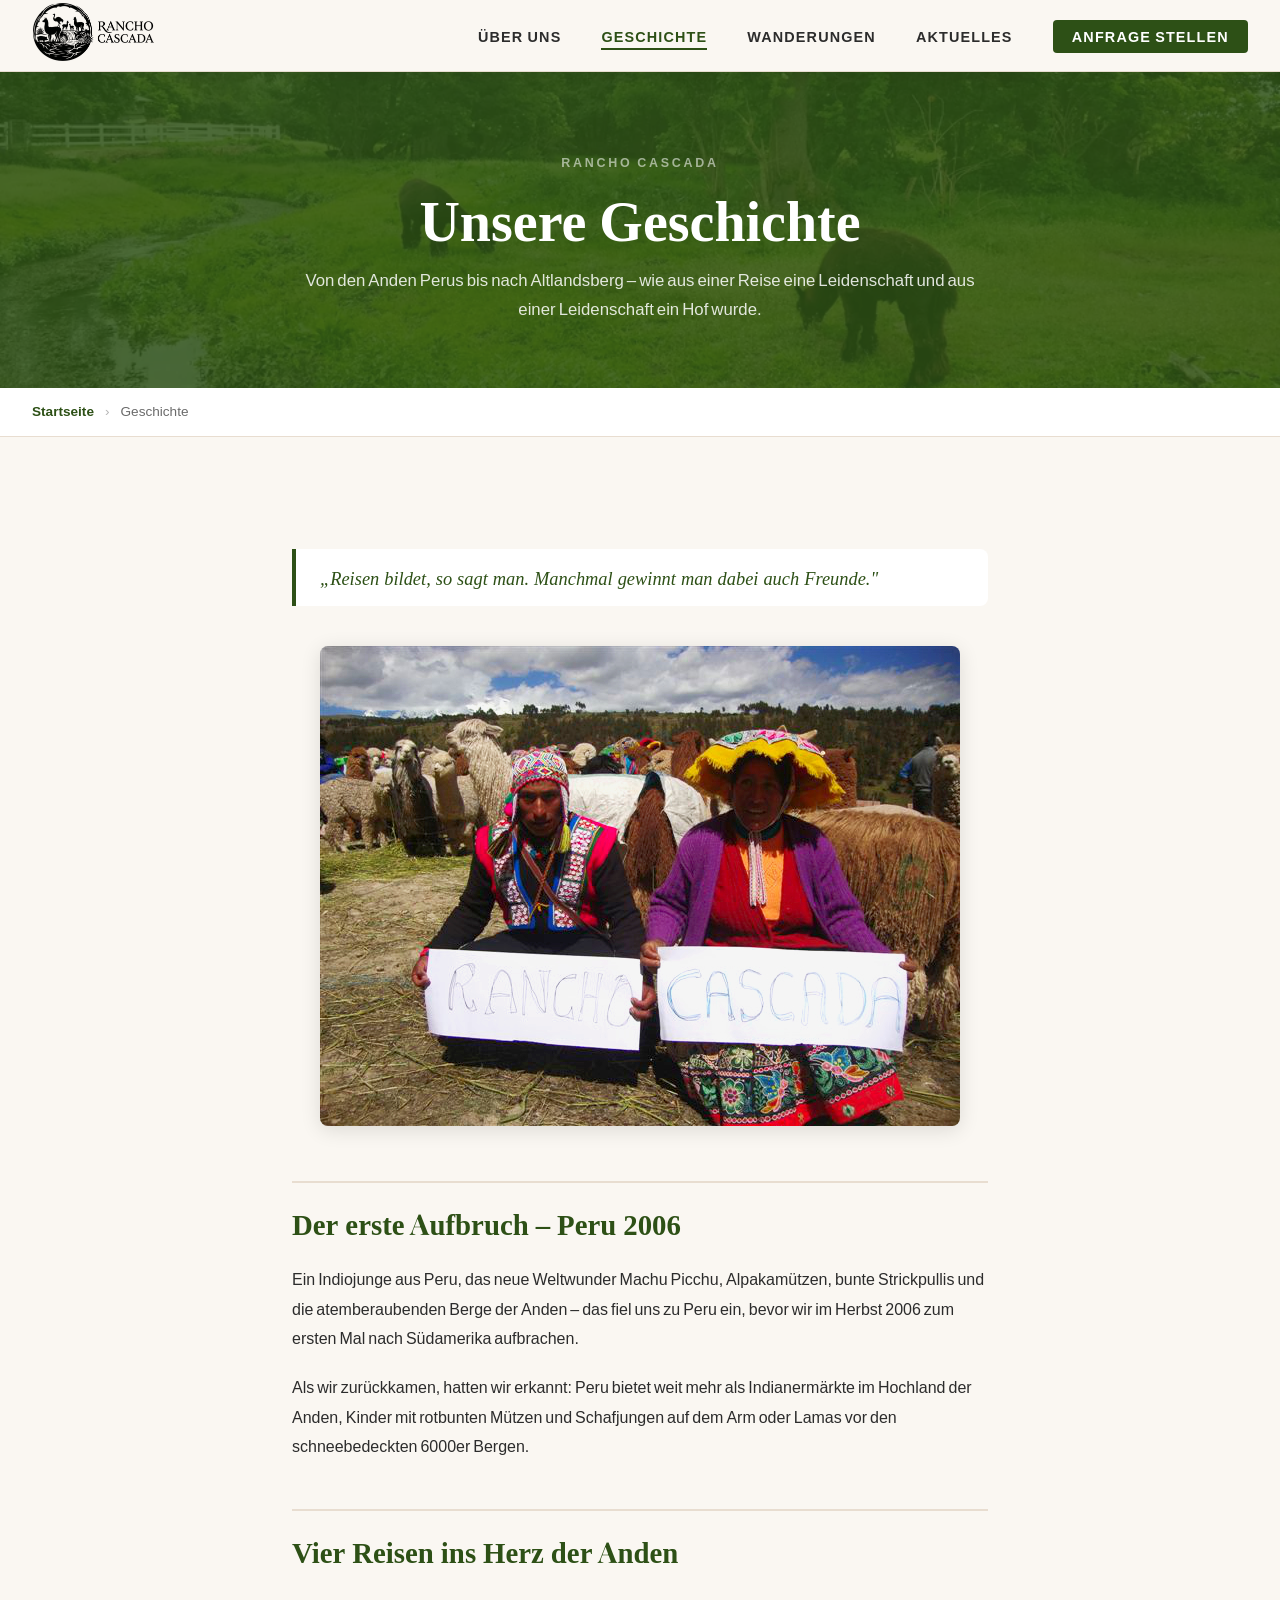
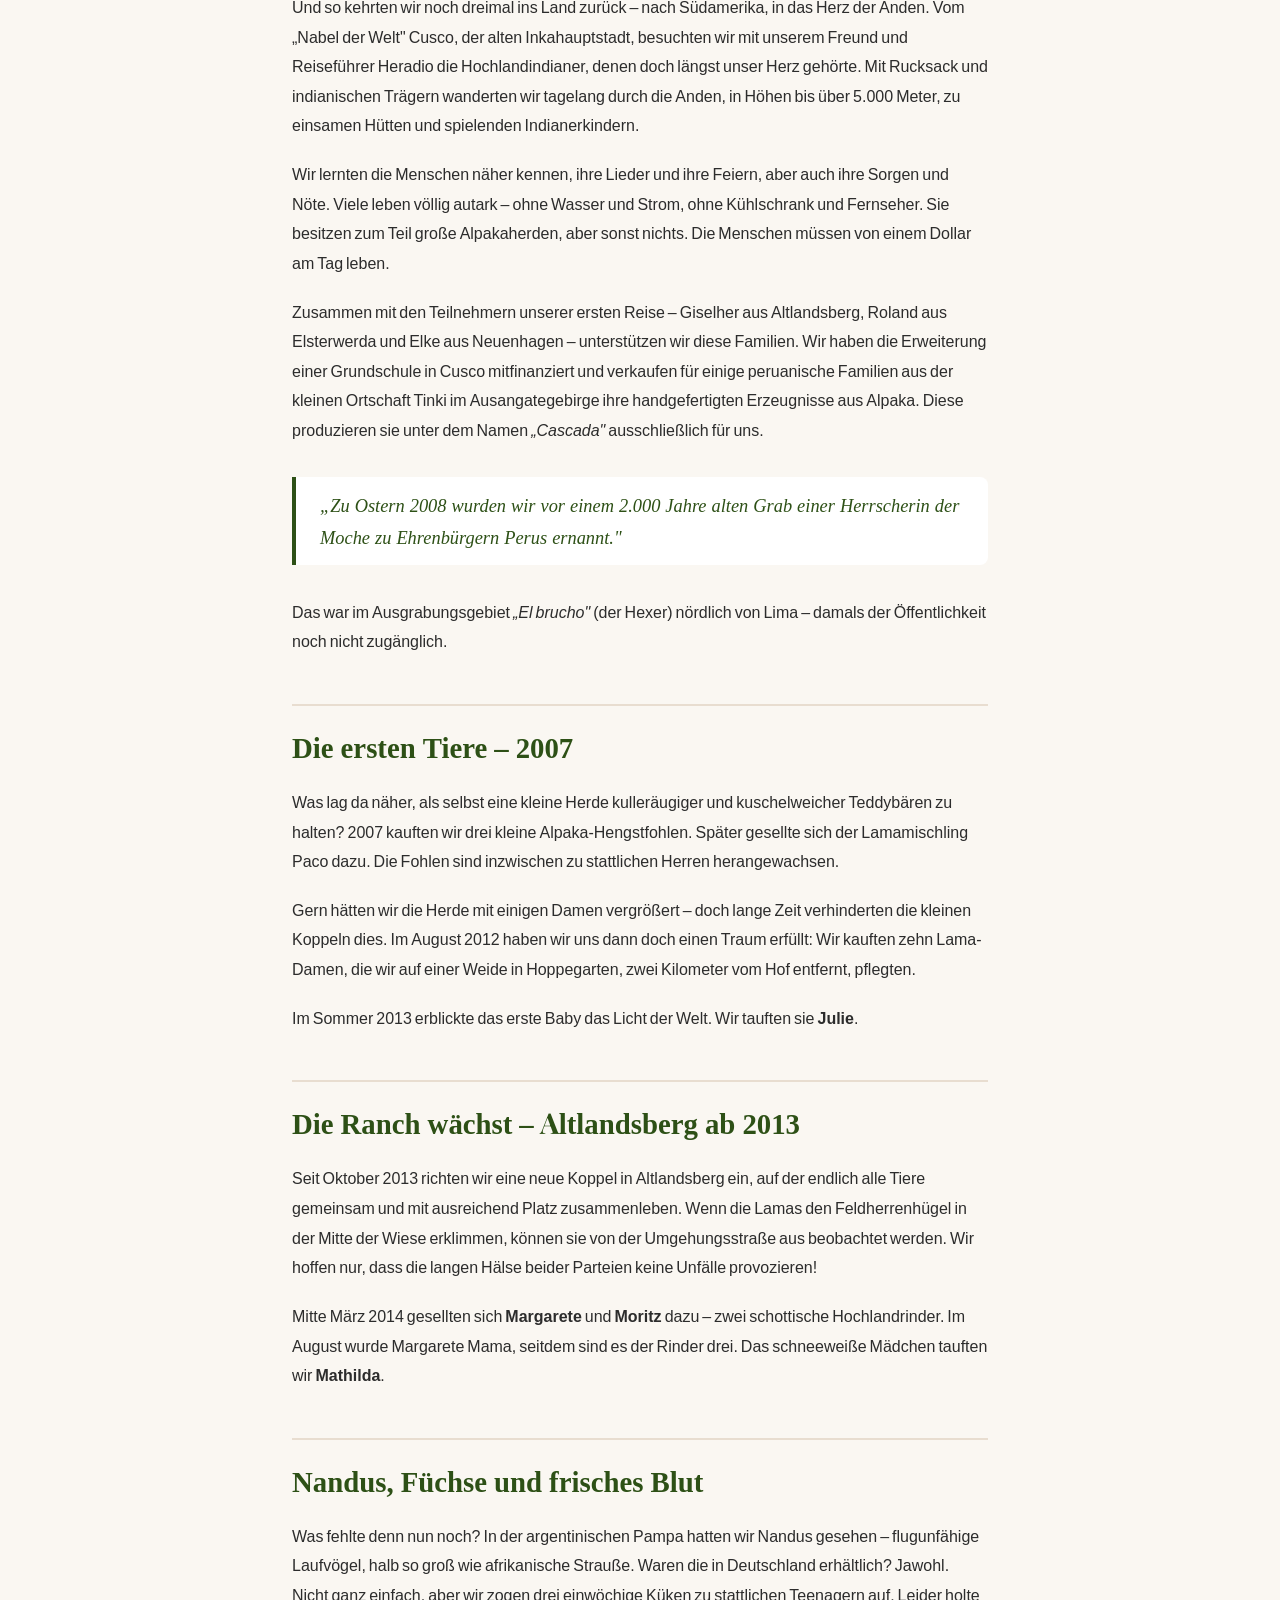
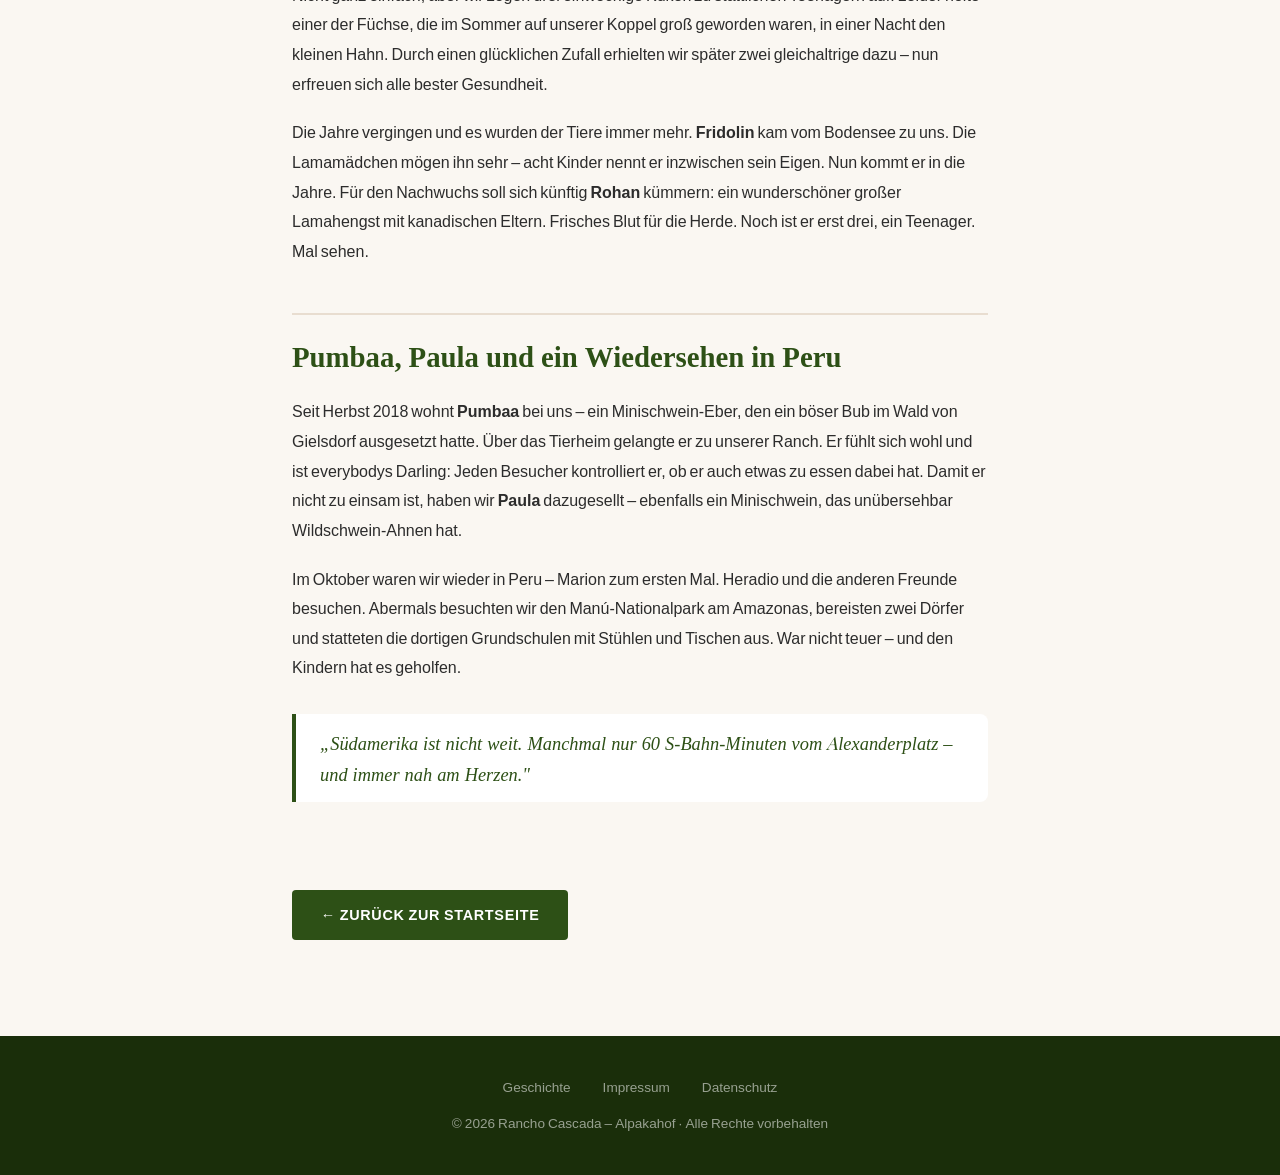
<file: geschichte.html>
<!DOCTYPE html>
<html lang="de">
<head>
  <meta charset="UTF-8">
  <meta name="viewport" content="width=device-width, initial-scale=1.0">
  <title>Geschichte – Rancho Cascada | Alpakahof Altlandsberg</title>
  <meta name="description" content="Die Geschichte von Rancho Cascada: Wie Marion Specht ihren Traum vom eigenen Alpaka- und Lamahof in Altlandsberg bei Berlin verwirklicht hat.">
  <meta name="robots" content="index, follow">
  <link rel="canonical" href="https://alpakahof-neuenhagen.com/geschichte.html">

  <!-- Open Graph (Social Media) -->
  <meta property="og:type" content="article">
  <meta property="og:url" content="https://alpakahof-neuenhagen.com/geschichte.html">
  <meta property="og:title" content="Geschichte – Rancho Cascada | Alpakahof Altlandsberg">
  <meta property="og:description" content="Wie Marion Specht ihren Traum vom eigenen Alpaka- und Lamahof in Altlandsberg bei Berlin verwirklicht hat.">
  <meta property="og:image" content="https://alpakahof-neuenhagen.com/images/Rancho-Cascada.jpg">
  <meta property="og:locale" content="de_DE">
  <meta property="og:site_name" content="Rancho Cascada">

  <link rel="icon" href="favicon.ico" sizes="48x48">
  <link rel="icon" href="images/favicon-32.png" type="image/png" sizes="32x32">
  <link rel="icon" href="images/favicon-192.png" type="image/png" sizes="192x192">
  <link rel="apple-touch-icon" href="images/apple-touch-icon.png">
  <link rel="stylesheet" href="fonts/fonts.css">
  <style>
    :root {
      --green: #2D5016;
      --green-light: #4a7a28;
      --brown: #8B4513;
      --cream: #FAF7F2;
      --beige: #E8DDD0;
      --text: #2C2C2C;
      --text-light: #6B6B6B;
      --white: #ffffff;
    }
    * { margin: 0; padding: 0; box-sizing: border-box; }
    html { scroll-behavior: smooth; }
    body { font-family: 'Lato', sans-serif; color: var(--text); background: var(--cream); font-size: 16px; line-height: 1.7; }

    /* NAV */
    nav { position: fixed; top: 0; left: 0; right: 0; z-index: 1000; background: rgba(250,247,242,0.97); backdrop-filter: blur(8px); border-bottom: 1px solid var(--beige); padding: 0 2rem; height: 72px; display: flex; align-items: center; justify-content: space-between; box-shadow: 0 2px 20px rgba(0,0,0,0.06); }
    .nav-logo img { height: 60px; width: auto; }
    .nav-links { display: flex; gap: 2.5rem; list-style: none; }
    .nav-links a { text-decoration: none; color: var(--text); font-size: 0.9rem; font-weight: 700; letter-spacing: 0.08em; text-transform: uppercase; padding-bottom: 3px; border-bottom: 2px solid transparent; transition: color 0.2s, border-color 0.2s; }
    .nav-links a:hover, .nav-links a.active { color: var(--green); border-bottom-color: var(--green); }
    .nav-cta { background: var(--green) !important; color: var(--white) !important; padding: 0.5rem 1.2rem !important; border-radius: 4px; border-bottom: none !important; }
    .nav-cta:hover { background: var(--green-light) !important; }
    .hamburger { display: none; flex-direction: column; gap: 5px; cursor: pointer; background: none; border: none; padding: 4px; }
    .hamburger span { display: block; width: 24px; height: 2px; background: var(--text); }

    /* PAGE HEADER */
    .page-header {
      margin-top: 72px;
      background: var(--green);
      color: var(--white);
      padding: 5rem 2rem 4rem;
      text-align: center;
      position: relative;
      overflow: hidden;
    }
    .page-header::before {
      content: '';
      position: absolute;
      inset: 0;
      background: url('images/hero-960.jpg') center/cover no-repeat; background-image: image-set(url('images/hero-960.webp') type('image/webp'), url('images/hero-960.jpg') type('image/jpeg'));
      opacity: 0.15;
    }
    .page-header-content { position: relative; max-width: 680px; margin: 0 auto; }
    .page-header .section-label { color: rgba(255,255,255,0.65); font-size: 0.78rem; letter-spacing: 0.22em; text-transform: uppercase; font-weight: 700; margin-bottom: 0.8rem; }
    .page-header h1 { font-family: 'Playfair Display', serif; font-size: clamp(2.2rem, 5vw, 3.5rem); font-weight: 700; line-height: 1.15; margin-bottom: 1rem; }
    .page-header p { font-size: 1.05rem; opacity: 0.85; }

    /* BREADCRUMB */
    .breadcrumb { background: var(--white); border-bottom: 1px solid var(--beige); padding: 0.8rem 2rem; font-size: 0.85rem; color: var(--text-light); }
    .breadcrumb a { color: var(--green); text-decoration: none; font-weight: 700; }
    .breadcrumb a:hover { text-decoration: underline; }
    .breadcrumb span { margin: 0 0.5rem; opacity: 0.5; }

    /* CONTENT */
    .content-wrapper { max-width: 760px; margin: 0 auto; padding: 5rem 2rem 6rem; }

    .content-wrapper h2 {
      font-family: 'Playfair Display', serif;
      font-size: 1.8rem;
      color: var(--green);
      margin: 3rem 0 1rem;
      padding-top: 1rem;
      border-top: 2px solid var(--beige);
    }
    .content-wrapper h2:first-child { margin-top: 0; border-top: none; padding-top: 0; }

    .content-wrapper p { margin-bottom: 1.2rem; color: var(--text); line-height: 1.85; }
    .content-wrapper p:last-child { margin-bottom: 0; }

    /* PLACEHOLDER NOTICE */
    .placeholder-box {
      background: #fff8e1;
      border: 2px dashed #f0c040;
      border-radius: 8px;
      padding: 1.5rem 2rem;
      margin: 2rem 0;
      font-size: 0.9rem;
      color: #7a5c00;
    }
    .placeholder-box strong { display: block; margin-bottom: 0.3rem; font-size: 1rem; }

    /* PULL QUOTE */
    blockquote {
      border-left: 4px solid var(--green);
      padding: 0.8rem 1.5rem;
      margin: 2rem 0;
      background: var(--white);
      border-radius: 0 8px 8px 0;
      font-family: 'Playfair Display', serif;
      font-size: 1.15rem;
      font-style: italic;
      color: var(--green);
    }

    /* BACK LINK */
    .back-link {
      display: inline-flex;
      align-items: center;
      gap: 0.5rem;
      margin-top: 3.5rem;
      padding: 0.8rem 1.8rem;
      background: var(--green);
      color: var(--white);
      text-decoration: none;
      border-radius: 4px;
      font-size: 0.9rem;
      font-weight: 700;
      letter-spacing: 0.05em;
      text-transform: uppercase;
      transition: background 0.2s;
    }
    .back-link:hover { background: var(--green-light); }

    /* FOOTER */
    footer { background: #1a2e0a; color: rgba(255,255,255,0.55); text-align: center; padding: 2.5rem 2rem; font-size: 0.85rem; }
    footer a { color: rgba(255,255,255,0.55); text-decoration: none; }
    footer a:hover { color: #ffffff; }
    .footer-links { margin-bottom: 0.8rem; display: flex; gap: 2rem; justify-content: center; }

    /* MOBILE */
    @media (max-width: 768px) {
      nav { padding: 0 1.2rem; }
      .nav-links { display: none; position: absolute; top: 72px; left: 0; right: 0; background: var(--cream); flex-direction: column; gap: 0; border-bottom: 1px solid var(--beige); }
      .nav-links.open { display: flex; }
      .nav-links li { border-top: 1px solid var(--beige); }
      .nav-links a { display: block; padding: 1rem 1.5rem; border-bottom: none !important; }
      .hamburger { display: flex; }
      .page-header { padding: 4rem 1.2rem 3rem; }
      .content-wrapper { padding: 3rem 1.2rem 4rem; }
    }
  </style>
</head>
<body>

<!-- NAVIGATION -->
<nav id="navbar">
  <a href="index.html" class="nav-logo">
    <img src="images/logo-nav.png" alt="Rancho Cascada" width="123" height="60">
  </a>
  <ul class="nav-links" id="navLinks">
    <li><a href="index.html#ueber">Über uns</a></li>
    <li><a href="geschichte.html" class="active">Geschichte</a></li>
    <li><a href="index.html#wanderungen">Wanderungen</a></li>
    <li><a href="aktuelles.html">Aktuelles</a></li>
    <li><a href="index.html#kontakt" class="nav-cta">Anfrage stellen</a></li>
  </ul>
  <button class="hamburger" id="hamburger" aria-label="Menü öffnen">
    <span></span><span></span><span></span>
  </button>
</nav>

<!-- PAGE HEADER -->
<div class="page-header">
  <div class="page-header-content">
    <p class="section-label">Rancho Cascada</p>
    <h1>Unsere Geschichte</h1>
    <p>Von den Anden Perus bis nach Altlandsberg – wie aus einer Reise eine Leidenschaft und aus einer Leidenschaft ein Hof wurde.</p>
  </div>
</div>

<!-- BREADCRUMB -->
<div class="breadcrumb">
  <a href="index.html">Startseite</a>
  <span>&rsaquo;</span>
  Geschichte
</div>

<!-- CONTENT -->
<div class="content-wrapper">

  <blockquote>„Reisen bildet, so sagt man. Manchmal gewinnt man dabei auch Freunde."</blockquote>

  <figure style="margin: 2.5rem 0; text-align: center;">
    <img src="images/Rancho-Cascada.jpg" alt="Rancho Cascada" style="max-width: 100%; border-radius: 8px; box-shadow: 0 4px 20px rgba(0,0,0,0.12);">
  </figure>

  <h2>Der erste Aufbruch – Peru 2006</h2>
  <p>Ein Indiojunge aus Peru, das neue Weltwunder Machu Picchu, Alpakamützen, bunte Strickpullis und die atemberaubenden Berge der Anden – das fiel uns zu Peru ein, bevor wir im Herbst 2006 zum ersten Mal nach Südamerika aufbrachen.</p>
  <p>Als wir zurückkamen, hatten wir erkannt: Peru bietet weit mehr als Indianermärkte im Hochland der Anden, Kinder mit rotbunten Mützen und Schafjungen auf dem Arm oder Lamas vor den schneebedeckten 6000er Bergen.</p>

  <h2>Vier Reisen ins Herz der Anden</h2>
  <p>Und so kehrten wir noch dreimal ins Land zurück – nach Südamerika, in das Herz der Anden. Vom „Nabel der Welt" Cusco, der alten Inkahauptstadt, besuchten wir mit unserem Freund und Reiseführer Heradio die Hochlandindianer, denen doch längst unser Herz gehörte. Mit Rucksack und indianischen Trägern wanderten wir tagelang durch die Anden, in Höhen bis über 5.000 Meter, zu einsamen Hütten und spielenden Indianerkindern.</p>
  <p>Wir lernten die Menschen näher kennen, ihre Lieder und ihre Feiern, aber auch ihre Sorgen und Nöte. Viele leben völlig autark – ohne Wasser und Strom, ohne Kühlschrank und Fernseher. Sie besitzen zum Teil große Alpakaherden, aber sonst nichts. Die Menschen müssen von einem Dollar am Tag leben.</p>
  <p>Zusammen mit den Teilnehmern unserer ersten Reise – Giselher aus Altlandsberg, Roland aus Elsterwerda und Elke aus Neuenhagen – unterstützen wir diese Familien. Wir haben die Erweiterung einer Grundschule in Cusco mitfinanziert und verkaufen für einige peruanische Familien aus der kleinen Ortschaft Tinki im Ausangategebirge ihre handgefertigten Erzeugnisse aus Alpaka. Diese produzieren sie unter dem Namen <em>„Cascada"</em> ausschließlich für uns.</p>

  <blockquote>„Zu Ostern 2008 wurden wir vor einem 2.000 Jahre alten Grab einer Herrscherin der Moche zu Ehrenbürgern Perus ernannt."</blockquote>

  <p>Das war im Ausgrabungsgebiet <em>„El brucho"</em> (der Hexer) nördlich von Lima – damals der Öffentlichkeit noch nicht zugänglich.</p>

  <h2>Die ersten Tiere – 2007</h2>
  <p>Was lag da näher, als selbst eine kleine Herde kulleräugiger und kuschelweicher Teddybären zu halten? 2007 kauften wir drei kleine Alpaka-Hengstfohlen. Später gesellte sich der Lamamischling Paco dazu. Die Fohlen sind inzwischen zu stattlichen Herren herangewachsen.</p>
  <p>Gern hätten wir die Herde mit einigen Damen vergrößert – doch lange Zeit verhinderten die kleinen Koppeln dies. Im August 2012 haben wir uns dann doch einen Traum erfüllt: Wir kauften zehn Lama-Damen, die wir auf einer Weide in Hoppegarten, zwei Kilometer vom Hof entfernt, pflegten.</p>
  <p>Im Sommer 2013 erblickte das erste Baby das Licht der Welt. Wir tauften sie <strong>Julie</strong>.</p>

  <h2>Die Ranch wächst – Altlandsberg ab 2013</h2>
  <p>Seit Oktober 2013 richten wir eine neue Koppel in Altlandsberg ein, auf der endlich alle Tiere gemeinsam und mit ausreichend Platz zusammenleben. Wenn die Lamas den Feldherrenhügel in der Mitte der Wiese erklimmen, können sie von der Umgehungsstraße aus beobachtet werden. Wir hoffen nur, dass die langen Hälse beider Parteien keine Unfälle provozieren!</p>
  <p>Mitte März 2014 gesellten sich <strong>Margarete</strong> und <strong>Moritz</strong> dazu – zwei schottische Hochlandrinder. Im August wurde Margarete Mama, seitdem sind es der Rinder drei. Das schneeweiße Mädchen tauften wir <strong>Mathilda</strong>.</p>

  <h2>Nandus, Füchse und frisches Blut</h2>
  <p>Was fehlte denn nun noch? In der argentinischen Pampa hatten wir Nandus gesehen – flugunfähige Laufvögel, halb so groß wie afrikanische Strauße. Waren die in Deutschland erhältlich? Jawohl. Nicht ganz einfach, aber wir zogen drei einwöchige Küken zu stattlichen Teenagern auf. Leider holte einer der Füchse, die im Sommer auf unserer Koppel groß geworden waren, in einer Nacht den kleinen Hahn. Durch einen glücklichen Zufall erhielten wir später zwei gleichaltrige dazu – nun erfreuen sich alle bester Gesundheit.</p>
  <p>Die Jahre vergingen und es wurden der Tiere immer mehr. <strong>Fridolin</strong> kam vom Bodensee zu uns. Die Lamamädchen mögen ihn sehr – acht Kinder nennt er inzwischen sein Eigen. Nun kommt er in die Jahre. Für den Nachwuchs soll sich künftig <strong>Rohan</strong> kümmern: ein wunderschöner großer Lamahengst mit kanadischen Eltern. Frisches Blut für die Herde. Noch ist er erst drei, ein Teenager. Mal sehen.</p>

  <h2>Pumbaa, Paula und ein Wiedersehen in Peru</h2>
  <p>Seit Herbst 2018 wohnt <strong>Pumbaa</strong> bei uns – ein Minischwein-Eber, den ein böser Bub im Wald von Gielsdorf ausgesetzt hatte. Über das Tierheim gelangte er zu unserer Ranch. Er fühlt sich wohl und ist everybodys Darling: Jeden Besucher kontrolliert er, ob er auch etwas zu essen dabei hat. Damit er nicht zu einsam ist, haben wir <strong>Paula</strong> dazugesellt – ebenfalls ein Minischwein, das unübersehbar Wildschwein-Ahnen hat.</p>
  <p>Im Oktober waren wir wieder in Peru – Marion zum ersten Mal. Heradio und die anderen Freunde besuchen. Abermals besuchten wir den Manú-Nationalpark am Amazonas, bereisten zwei Dörfer und statteten die dortigen Grundschulen mit Stühlen und Tischen aus. War nicht teuer – und den Kindern hat es geholfen.</p>

  <blockquote>„Südamerika ist nicht weit. Manchmal nur 60 S-Bahn-Minuten vom Alexanderplatz – und immer nah am Herzen."</blockquote>

  <a href="index.html" class="back-link">
    &larr; Zurück zur Startseite
  </a>

</div>

<!-- FOOTER -->
<footer>
  <div class="footer-links">
    <a href="geschichte.html">Geschichte</a>
    <a href="impressum.html">Impressum</a>
    <a href="datenschutz.html">Datenschutz</a>
  </div>
  <p>&copy; 2026 Rancho Cascada &ndash; Alpakahof &middot; Alle Rechte vorbehalten</p>
</footer>

<script>
  document.getElementById('hamburger').addEventListener('click', function() {
    document.getElementById('navLinks').classList.toggle('open');
  });
  document.querySelectorAll('.nav-links a').forEach(function(link) {
    link.addEventListener('click', function() {
      document.getElementById('navLinks').classList.remove('open');
    });
  });
</script>
</body>
</html>
</file>
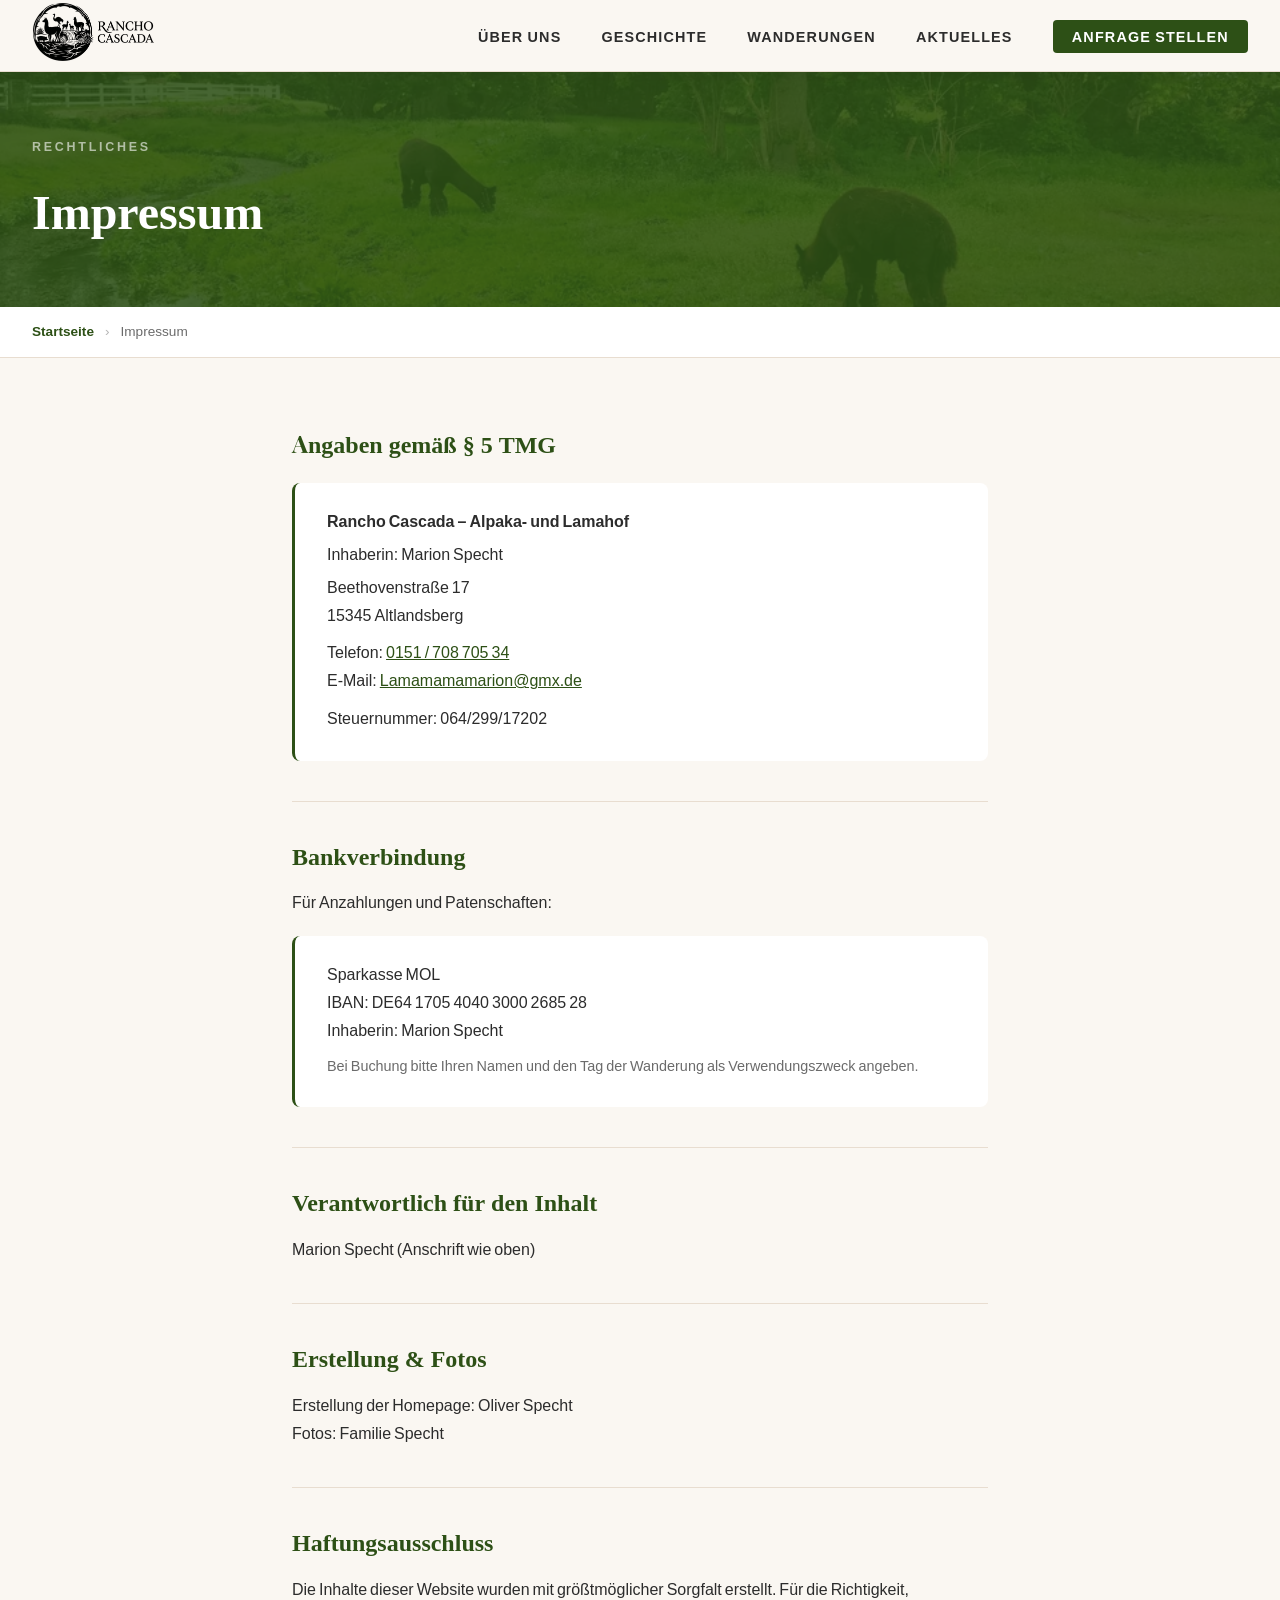
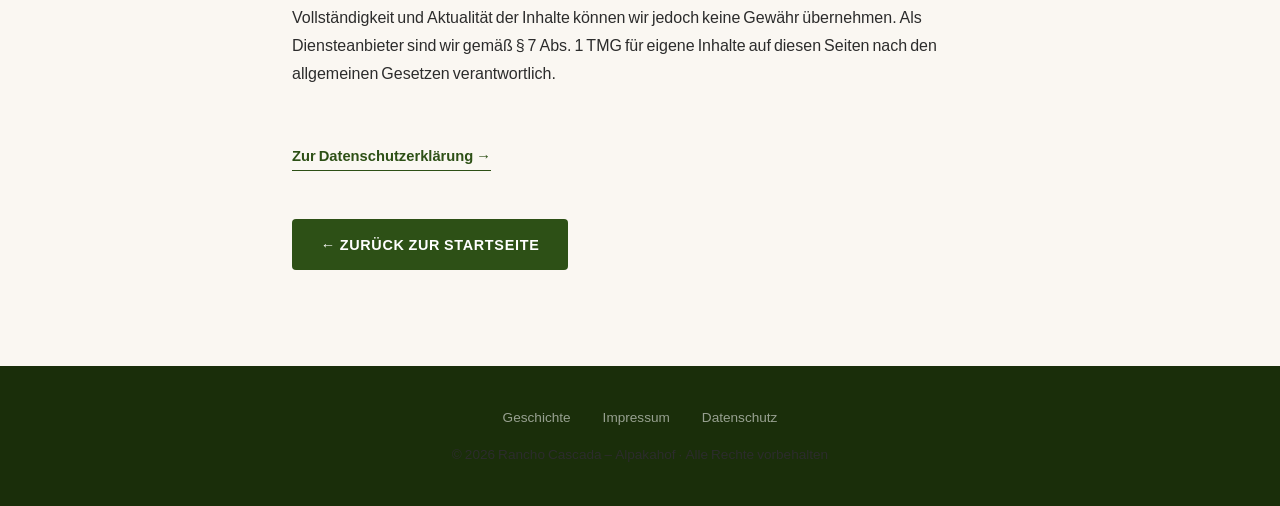
<file: impressum.html>
<!DOCTYPE html>
<html lang="de">
<head>
  <meta charset="UTF-8">
  <meta name="viewport" content="width=device-width, initial-scale=1.0">
  <title>Impressum – Rancho Cascada | Alpaka- und Lamahof Altlandsberg</title>
  <meta name="description" content="Impressum des Alpaka- und Lamahofs Rancho Cascada, Beethovenstraße 17, 15345 Altlandsberg. Angaben gemäß § 5 TMG.">
  <meta name="robots" content="noindex, follow">
  <link rel="canonical" href="https://alpakahof-neuenhagen.com/impressum.html">

  <!-- Open Graph (Social Media) -->
  <meta property="og:type" content="website">
  <meta property="og:url" content="https://alpakahof-neuenhagen.com/impressum.html">
  <meta property="og:title" content="Impressum – Rancho Cascada">
  <meta property="og:description" content="Impressum des Alpaka- und Lamahofs Rancho Cascada in Altlandsberg bei Berlin.">
  <meta property="og:image" content="https://alpakahof-neuenhagen.com/images/hero.jpg">
  <meta property="og:locale" content="de_DE">
  <meta property="og:site_name" content="Rancho Cascada">

  <link rel="icon" href="favicon.ico" sizes="48x48">
  <link rel="icon" href="images/favicon-32.png" type="image/png" sizes="32x32">
  <link rel="icon" href="images/favicon-192.png" type="image/png" sizes="192x192">
  <link rel="apple-touch-icon" href="images/apple-touch-icon.png">
  <link rel="stylesheet" href="fonts/fonts.css">
  <style>
    :root {
      --green: #2D5016; --green-light: #4a7a28; --brown: #8B4513;
      --cream: #FAF7F2; --beige: #E8DDD0; --text: #2C2C2C;
      --text-light: #6B6B6B; --white: #ffffff;
    }
    * { margin: 0; padding: 0; box-sizing: border-box; }
    body { font-family: 'Lato', sans-serif; color: var(--text); background: var(--cream); font-size: 16px; line-height: 1.75; }

    nav { position: fixed; top: 0; left: 0; right: 0; z-index: 1000; background: rgba(250,247,242,0.97); backdrop-filter: blur(8px); border-bottom: 1px solid var(--beige); padding: 0 2rem; height: 72px; display: flex; align-items: center; justify-content: space-between; box-shadow: 0 2px 20px rgba(0,0,0,0.06); }
    .nav-logo img { height: 60px; width: auto; }
    .nav-links { display: flex; gap: 2.5rem; list-style: none; }
    .nav-links a { text-decoration: none; color: var(--text); font-size: 0.9rem; font-weight: 700; letter-spacing: 0.08em; text-transform: uppercase; padding-bottom: 3px; border-bottom: 2px solid transparent; transition: color 0.2s, border-color 0.2s; }
    .nav-links a:hover { color: var(--green); border-bottom-color: var(--green); }
    .nav-cta { background: var(--green) !important; color: var(--white) !important; padding: 0.5rem 1.2rem !important; border-radius: 4px; border-bottom: none !important; }
    .hamburger { display: none; flex-direction: column; gap: 5px; cursor: pointer; background: none; border: none; padding: 4px; }
    .hamburger span { display: block; width: 24px; height: 2px; background: var(--text); }

    .page-header { margin-top: 72px; background: var(--green); color: var(--white); padding: 4rem 2rem 3.5rem; position: relative; overflow: hidden; }
    .page-header::before { content: ''; position: absolute; inset: 0; background: url('images/hero-960.jpg') center/cover no-repeat; background-image: image-set(url('images/hero-960.webp') type('image/webp'), url('images/hero-960.jpg') type('image/jpeg')); opacity: 0.12; }
    .page-header-content { position: relative; max-width: 680px; }
    .page-header .label { font-size: 0.78rem; letter-spacing: 0.22em; text-transform: uppercase; font-weight: 700; color: rgba(255,255,255,0.6); margin-bottom: 0.6rem; }
    .page-header h1 { font-family: 'Playfair Display', serif; font-size: clamp(2rem, 4vw, 3rem); font-weight: 700; }

    .breadcrumb { background: var(--white); border-bottom: 1px solid var(--beige); padding: 0.8rem 2rem; font-size: 0.85rem; color: var(--text-light); }
    .breadcrumb a { color: var(--green); text-decoration: none; font-weight: 700; }
    .breadcrumb span { margin: 0 0.5rem; opacity: 0.5; }

    .content-wrapper { max-width: 760px; margin: 0 auto; padding: 4rem 2rem 6rem; }

    h2 { font-family: 'Playfair Display', serif; font-size: 1.5rem; color: var(--green); margin: 2.5rem 0 0.8rem; padding-top: 2rem; border-top: 1px solid var(--beige); }
    h2:first-of-type { margin-top: 0; border-top: none; padding-top: 0; }
    h3 { font-size: 1rem; font-weight: 700; color: var(--text); margin: 1.5rem 0 0.4rem; }
    p { margin-bottom: 1rem; color: var(--text); }
    p:last-child { margin-bottom: 0; }
    a { color: var(--green); }

    .info-block { background: var(--white); border-radius: 8px; padding: 1.5rem 2rem; margin: 1.2rem 0; border-left: 3px solid var(--green); }
    .info-block p { margin-bottom: 0.3rem; }

    .notice-box { background: #fff8e1; border: 1px solid #f0c040; border-radius: 8px; padding: 1rem 1.5rem; margin: 1.5rem 0; font-size: 0.9rem; color: #7a5c00; }

    ul.rights-list { margin: 0.5rem 0 1rem 1.5rem; }
    ul.rights-list li { margin-bottom: 0.3rem; font-size: 0.95rem; }

    .back-link { display: inline-flex; align-items: center; gap: 0.5rem; margin-top: 3rem; padding: 0.8rem 1.8rem; background: var(--green); color: var(--white); text-decoration: none; border-radius: 4px; font-size: 0.9rem; font-weight: 700; letter-spacing: 0.05em; text-transform: uppercase; transition: background 0.2s; }
    .back-link:hover { background: var(--green-light); }

    footer { background: #1a2e0a; color: rgba(255,255,255,0.55); text-align: center; padding: 2.5rem 2rem; font-size: 0.85rem; }
    footer a { color: rgba(255,255,255,0.55); text-decoration: none; }
    footer a:hover { color: #ffffff; }
    .footer-links { margin-bottom: 0.8rem; display: flex; gap: 2rem; justify-content: center; }

    @media (max-width: 768px) {
      nav { padding: 0 1.2rem; }
      .nav-links { display: none; position: absolute; top: 72px; left: 0; right: 0; background: var(--cream); flex-direction: column; gap: 0; border-bottom: 1px solid var(--beige); }
      .nav-links.open { display: flex; }
      .nav-links li { border-top: 1px solid var(--beige); }
      .nav-links a { display: block; padding: 1rem 1.5rem; border-bottom: none !important; }
      .hamburger { display: flex; }
      .content-wrapper { padding: 3rem 1.2rem 4rem; }
      .info-block { padding: 1.2rem 1.2rem; }
    }
  </style>
</head>
<body>

<nav>
  <a href="index.html" class="nav-logo"><img src="images/logo-nav.png" alt="Rancho Cascada" width="123" height="60"></a>
  <ul class="nav-links" id="navLinks">
    <li><a href="index.html#ueber">Über uns</a></li>
    <li><a href="geschichte.html">Geschichte</a></li>
    <li><a href="index.html#wanderungen">Wanderungen</a></li>
    <li><a href="aktuelles.html">Aktuelles</a></li>
    <li><a href="index.html#kontakt" class="nav-cta">Anfrage stellen</a></li>
  </ul>
  <button class="hamburger" id="hamburger"><span></span><span></span><span></span></button>
</nav>

<div class="page-header">
  <div class="page-header-content">
    <p class="label">Rechtliches</p>
    <h1>Impressum</h1>
  </div>
</div>

<div class="breadcrumb">
  <a href="index.html">Startseite</a>
  <span>&rsaquo;</span>
  Impressum
</div>

<div class="content-wrapper">

  <h2>Angaben gemäß § 5 TMG</h2>

  <div class="info-block">
    <p><strong>Rancho Cascada – Alpaka- und Lamahof</strong></p>
    <p>Inhaberin: Marion Specht</p>
    <p>Beethovenstraße 17<br>15345 Altlandsberg</p>
    <p style="margin-top:0.6rem;">Telefon: <a href="tel:+4915170870534">0151 / 708 705 34</a><br>
    E-Mail: <a href="mailto:Lamamamamarion@gmx.de">Lamamamamarion@gmx.de</a></p>
    <p style="margin-top:0.6rem;">Steuernummer: 064/299/17202</p>
  </div>

  <h2>Bankverbindung</h2>
  <p>Für Anzahlungen und Patenschaften:</p>
  <div class="info-block">
    <p>Sparkasse MOL<br>
    IBAN: DE64 1705 4040 3000 2685 28<br>
    Inhaberin: Marion Specht</p>
    <p style="margin-top:0.6rem;font-size:0.9rem;color:var(--text-light);">Bei Buchung bitte Ihren Namen und den Tag der Wanderung als Verwendungszweck angeben.</p>
  </div>

  <h2>Verantwortlich für den Inhalt</h2>
  <p>Marion Specht (Anschrift wie oben)</p>

  <h2>Erstellung &amp; Fotos</h2>
  <p>Erstellung der Homepage: Oliver Specht<br>
  Fotos: Familie Specht</p>

  <h2>Haftungsausschluss</h2>
  <p>Die Inhalte dieser Website wurden mit größtmöglicher Sorgfalt erstellt. Für die Richtigkeit, Vollständigkeit und Aktualität der Inhalte können wir jedoch keine Gewähr übernehmen. Als Diensteanbieter sind wir gemäß § 7 Abs. 1 TMG für eigene Inhalte auf diesen Seiten nach den allgemeinen Gesetzen verantwortlich.</p>

  <a href="datenschutz.html" style="display:inline-flex;align-items:center;gap:0.5rem;margin-top:2.5rem;font-size:0.92rem;font-weight:700;color:var(--green);text-decoration:none;border-bottom:1px solid var(--green);padding-bottom:2px;">Zur Datenschutzerklärung &rarr;</a>

  <br>
  <a href="index.html" class="back-link">&larr; Zurück zur Startseite</a>

</div>

<footer>
  <div class="footer-links">
    <a href="geschichte.html">Geschichte</a>
    <a href="impressum.html">Impressum</a>
    <a href="datenschutz.html">Datenschutz</a>
  </div>
  <p>&copy; 2026 Rancho Cascada &ndash; Alpakahof &middot; Alle Rechte vorbehalten</p>
</footer>

<script>
  document.getElementById('hamburger').addEventListener('click', function() {
    document.getElementById('navLinks').classList.toggle('open');
  });
</script>
</body>
</html>
</file>
<file: fonts/fonts.css>
/* Google Fonts – lokal gehostet */

@font-face {
  font-family: 'Playfair Display';
  font-style: normal;
  font-weight: 400;
  font-display: swap;
  src: url('playfair-display-400.woff2') format('woff2');
}

@font-face {
  font-family: 'Playfair Display';
  font-style: normal;
  font-weight: 700;
  font-display: swap;
  src: url('playfair-display-700.woff2') format('woff2');
}

@font-face {
  font-family: 'Lato';
  font-style: normal;
  font-weight: 300;
  font-display: swap;
  src: url('lato-300.woff2') format('woff2');
}

@font-face {
  font-family: 'Lato';
  font-style: normal;
  font-weight: 400;
  font-display: swap;
  src: url('lato-400.woff2') format('woff2');
}

@font-face {
  font-family: 'Lato';
  font-style: normal;
  font-weight: 700;
  font-display: swap;
  src: url('lato-700.woff2') format('woff2');
}
</file>
